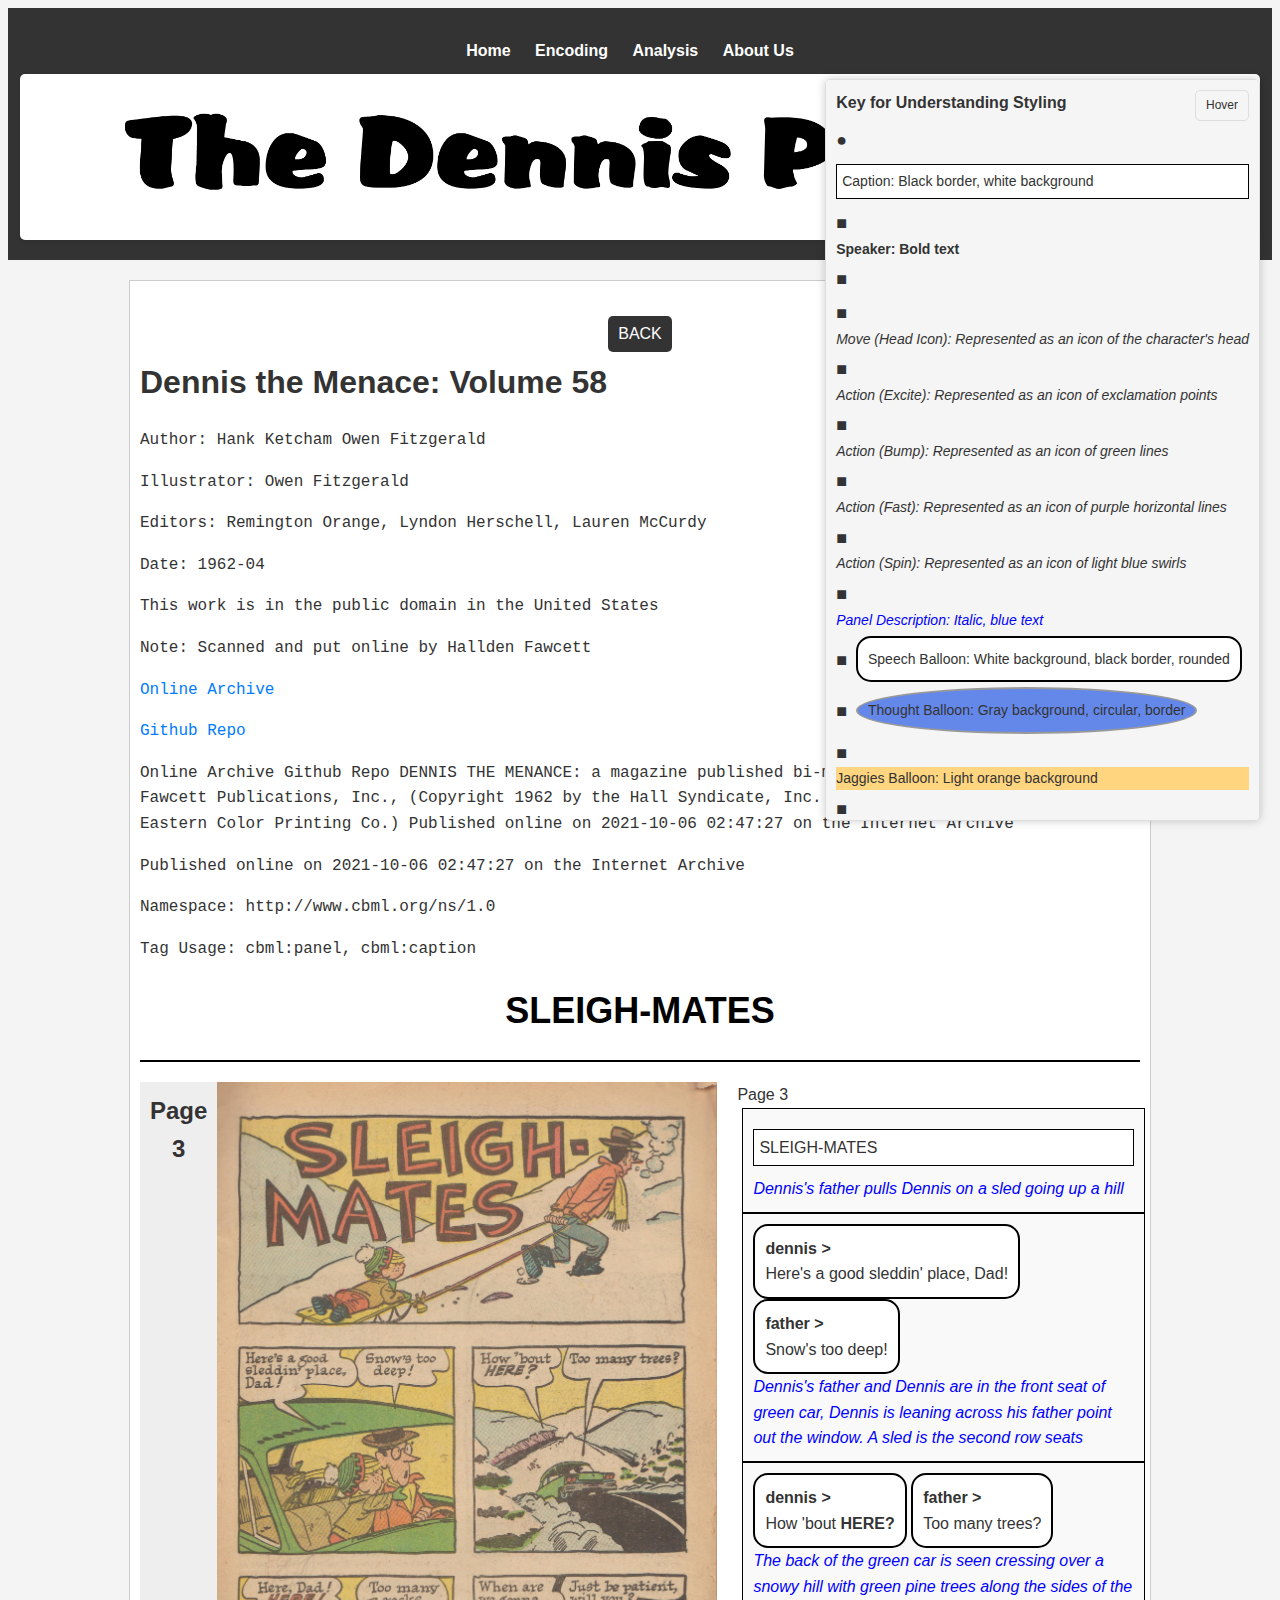
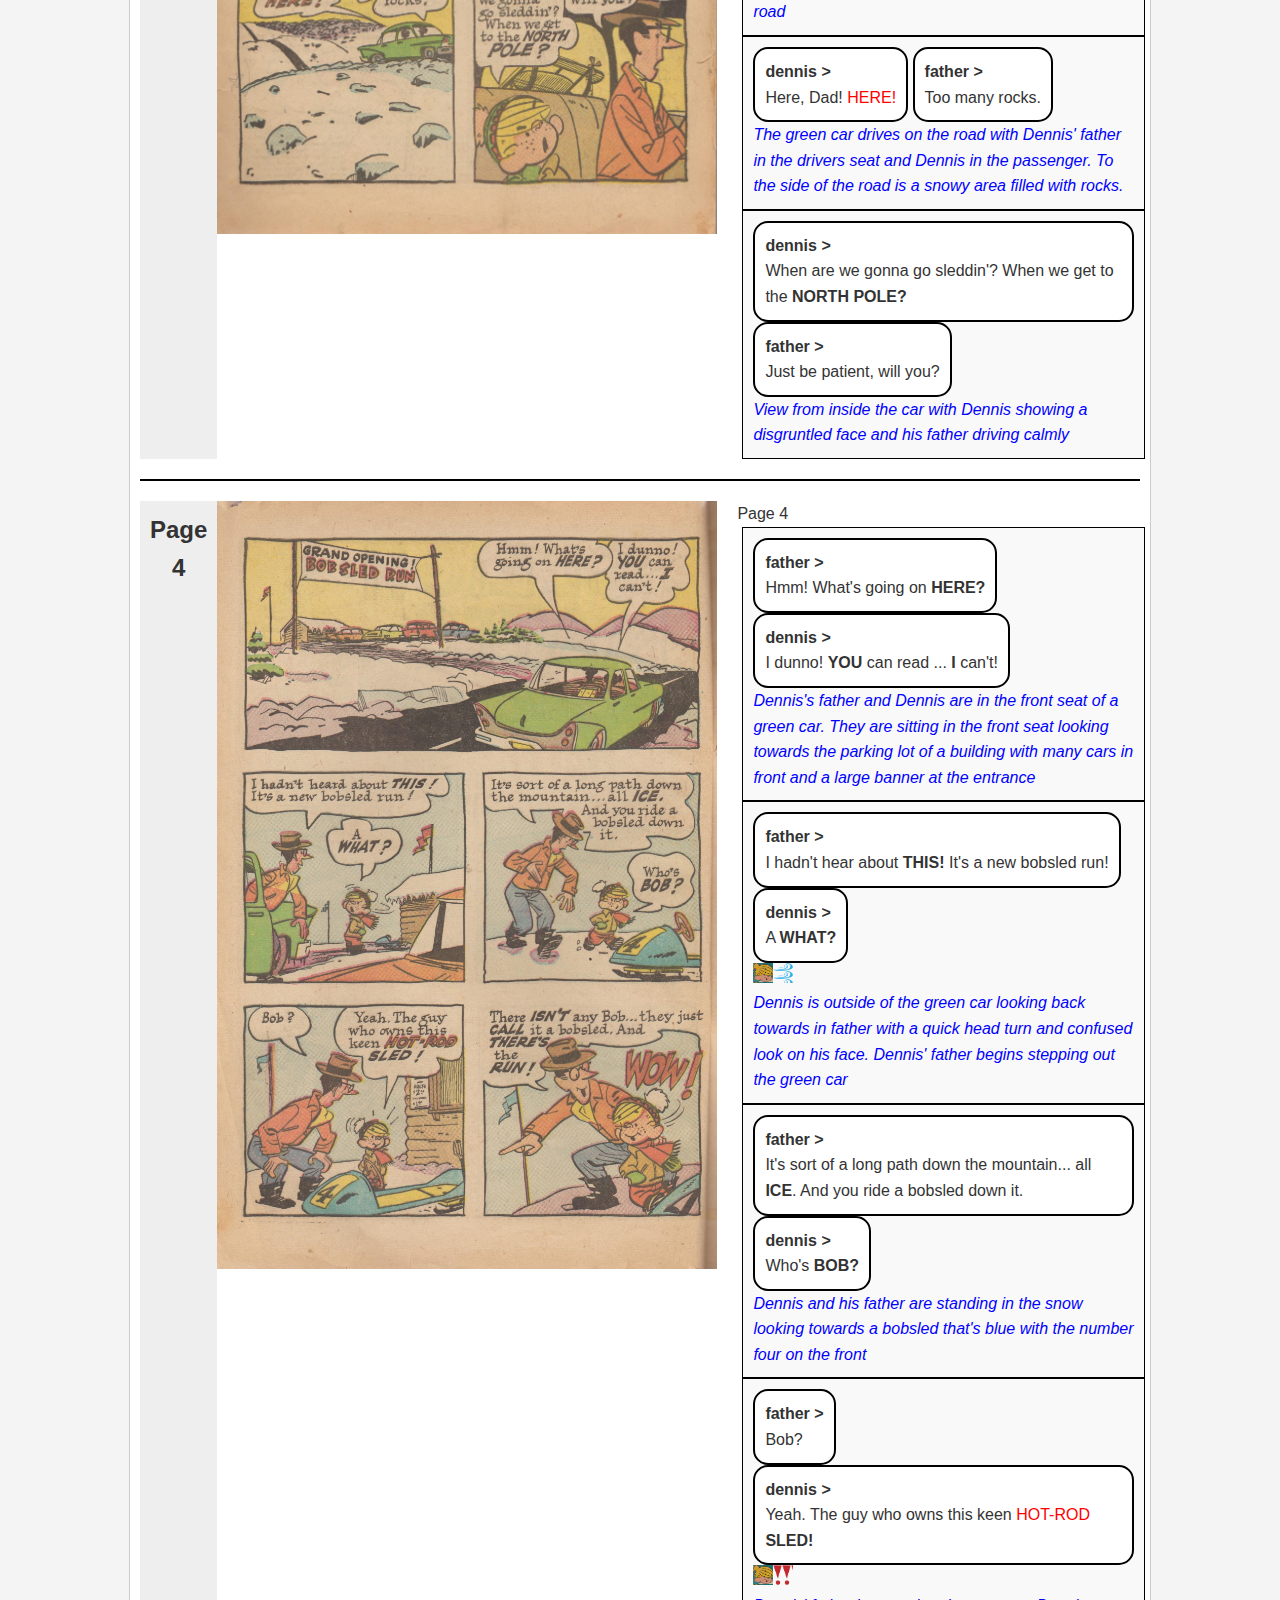
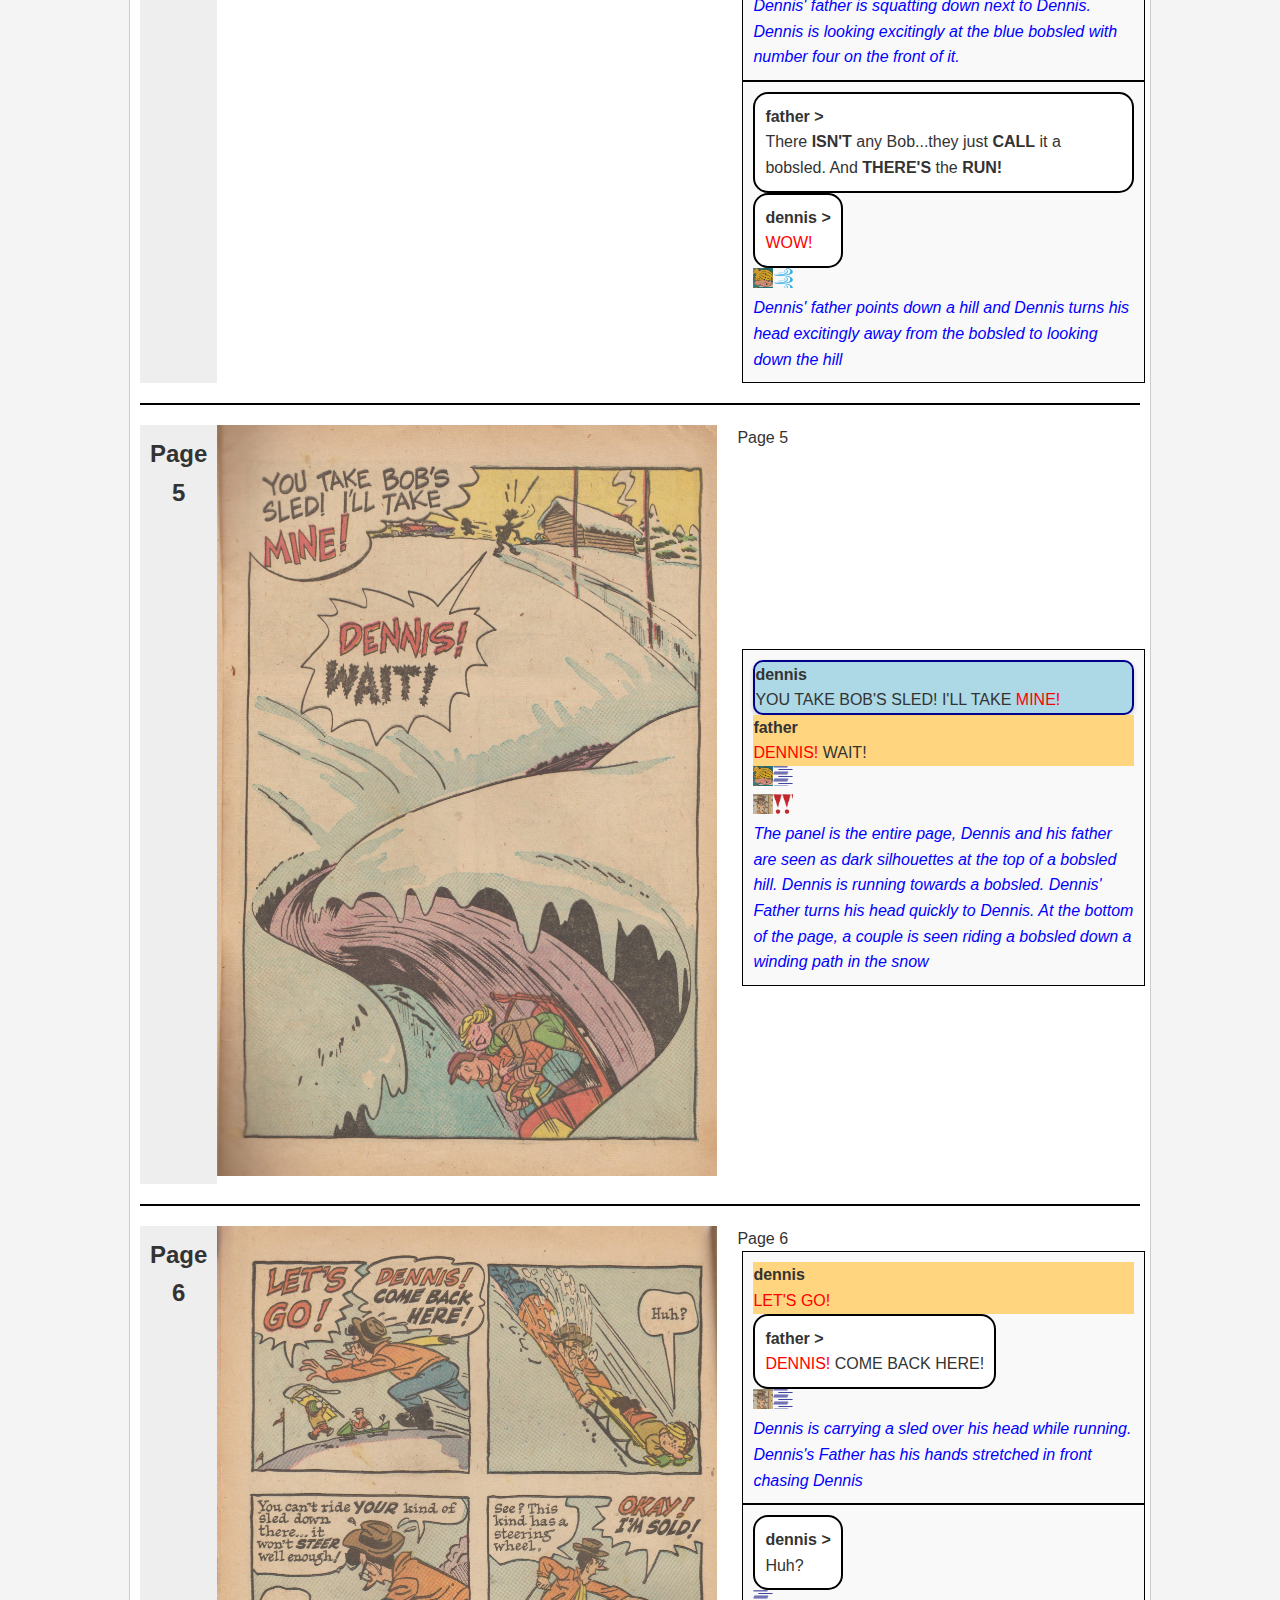
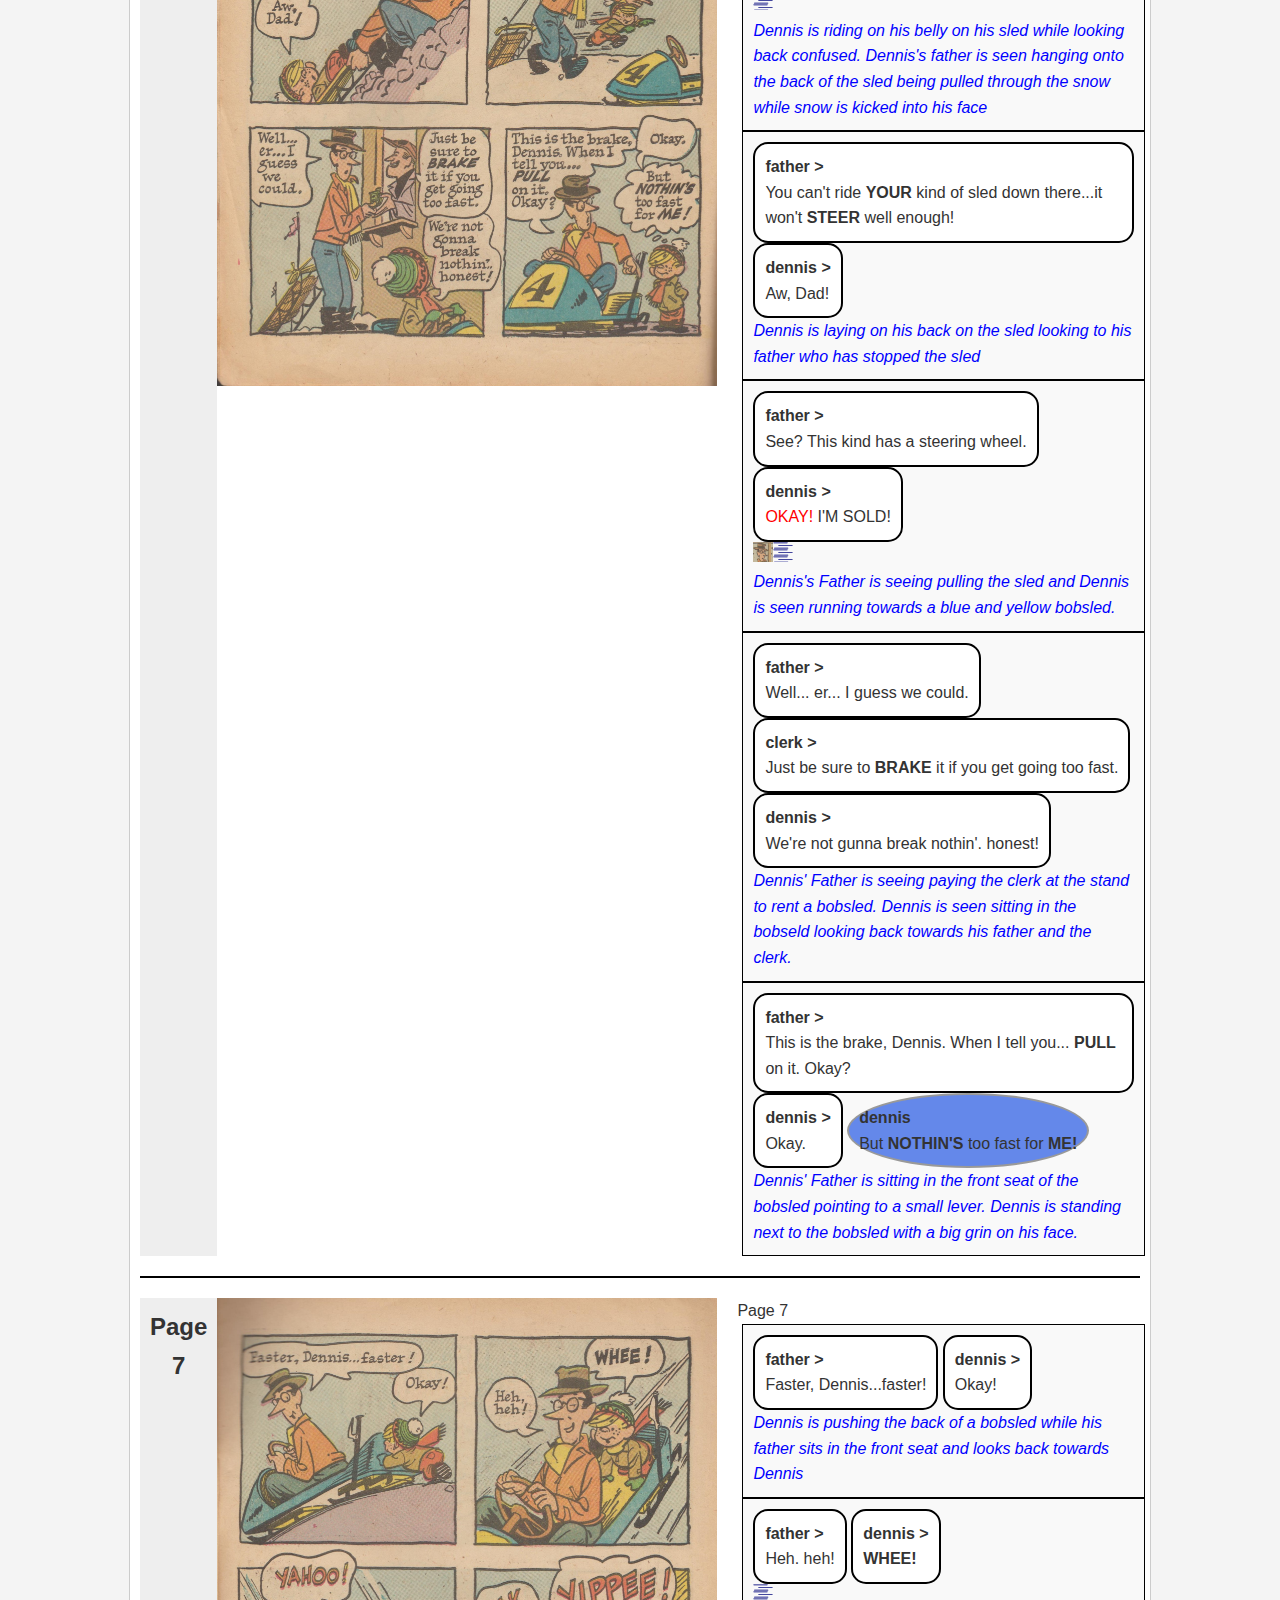
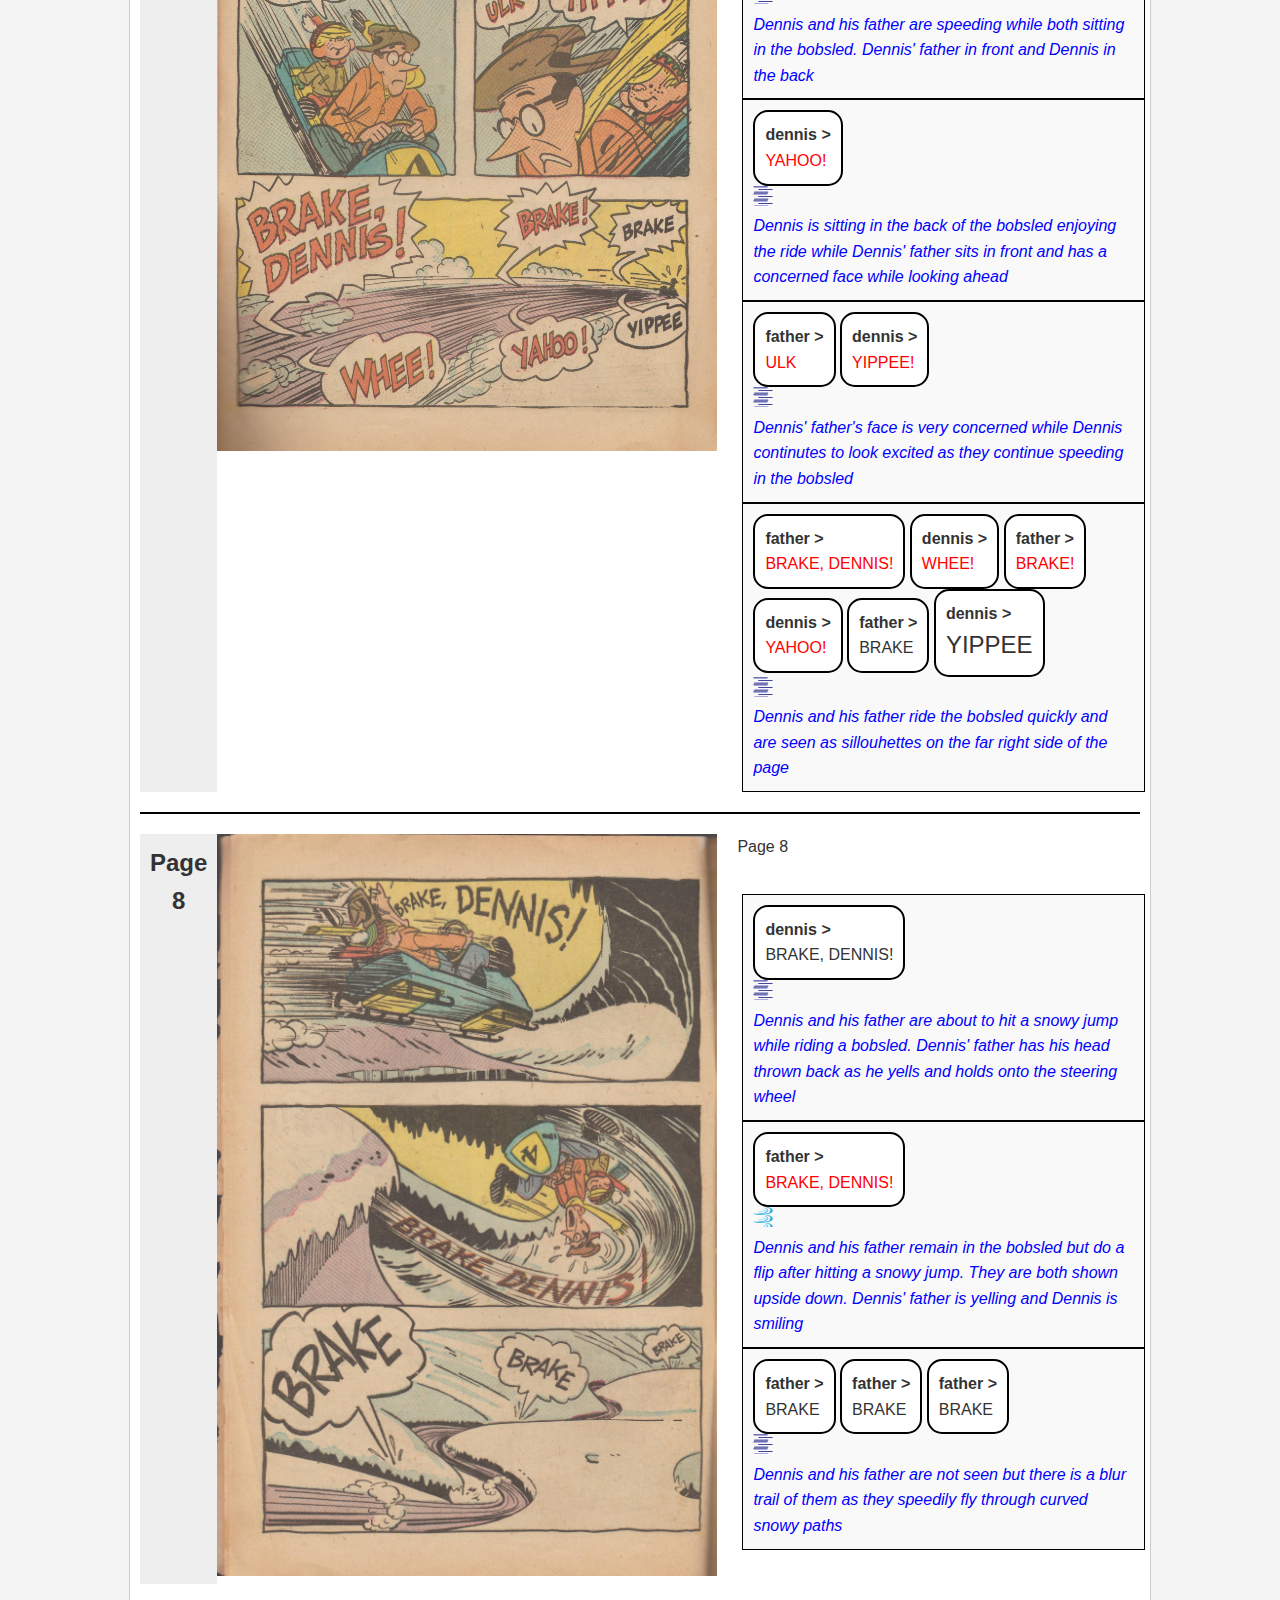
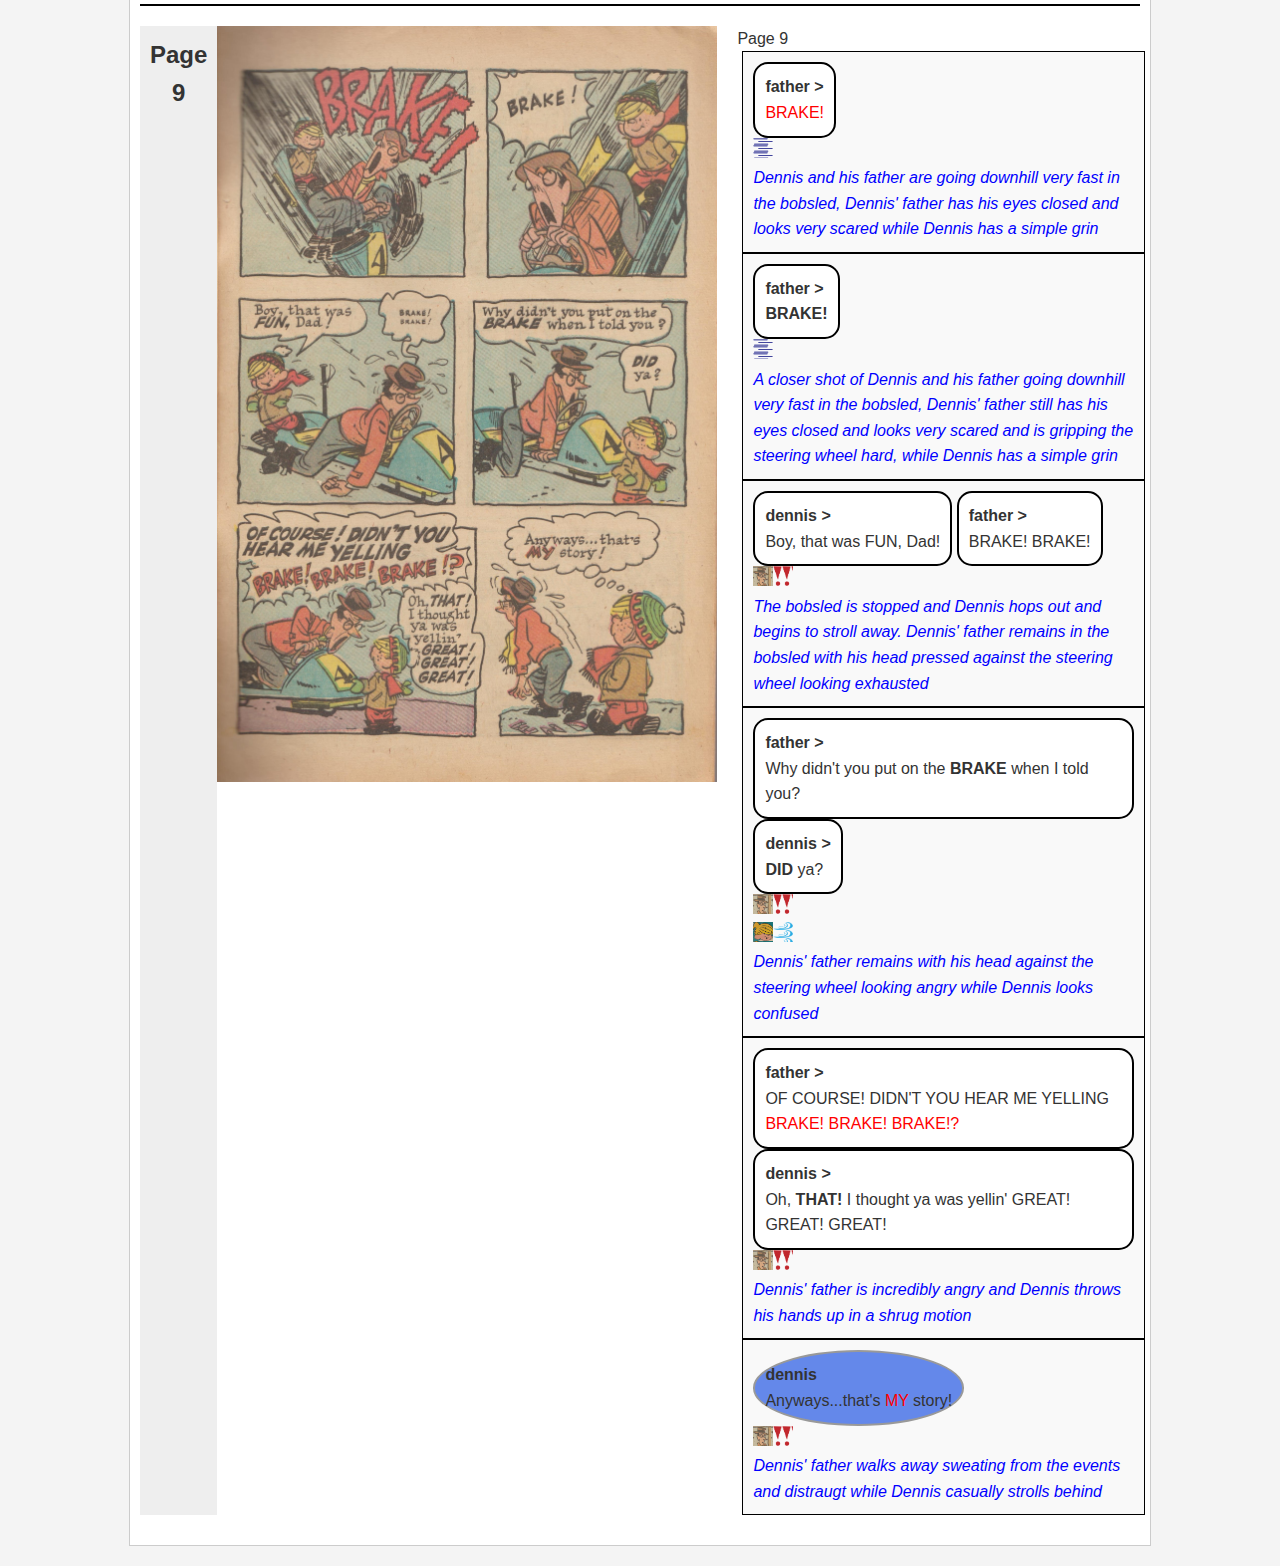
<file: docs/story1.html>
<!DOCTYPE html><html xmlns="http://www.w3.org/1999/xhtml" xmlns:cbml="http://www.cbml.org/ns/1.0">
   <head>
      <title>The Dennis Project: SLEIGH MATES</title>
      <link rel="stylesheet" type="text/css" href="XSLT_to_HTML.css"/>
      <link rel="icon" href="favicon.ico" type="image/x-icon"/>
      <link rel="shortcut icon" href="favicon.ico" type="image/x-icon"/>
      <link rel="stylesheet" type="text/css" href="style.css" />
      <meta charset="utf-8"/>
      <meta name="viewport" content="width=device-width, initial-scale=1"/>
      
      <style>        
        .button-container {
            text-align: center;
            margin-top: 20px;
        }

        .button {
            display: inline-block;
            background-color: #333;
            color: #fff;
            padding: 5px 10px;
            text-decoration: none;
            margin: 5px;
            border-radius: 5px;
        }

        .button:hover {
            background-color: #e01d26; 
        }</style>
      
      
   </head>
   <body>
      <header>
         <nav>
            <ul class="nav-links">
               <li><a href="home.html">Home</a></li>
               <li class="dropdown">
                  <a href="code.html">Encoding</a>
                  <ul class="dropdown-menu">
                     <li><a href="story1.html">Sleigh Mates</a></li>
                     <li><a href="story2.html">Nice Going</a></li>
                     <li><a href="story3.html">Grampa Story</a></li>
                     <li><a href="story4.html">Day by Day</a></li>
                     <li><a href="story5.html">All Washingtond Up</a></li>
                     <li><a href="story6.html">Dennis Ski Menace Ski</a></li>
                     <li><a href="story7.html">Geronimo</a></li>
                  </ul>
               </li>
               <li><a href="analysis.html">Analysis</a></li>
               <li><a href="about.html">About Us</a></li>
            </ul>
         </nav>
         
         <div class="container">
            <img src="images/Logo.png" alt="The Dennis Project Logo"></img>
         </div>
      </header>
      <!-- KEY -->
      <div class="scroll-key" id="scrollKey">
         <div class="key-content">
            <h2>Key for Understanding Styling</h2>
            <ul>
               <li><span class="key-symbol">&#9679;</span> <div class="caption caption-key">Caption: Black border, white background</div></li>
               <li><span class="key-symbol">&#9632;</span> <div class="speaker speaker-key">Speaker: Bold text</div></li>
               <li><span class="key-symbol">&#9632;</span> <div class="page-title page-title-key">Page Title (2nd of type): Hidden</div></li>
               <li><span class="key-symbol">&#9632;</span> <div class="move move-key">Move (Head Icon): Represented as an icon of the character's head</div></li>
               <li><span class="key-symbol">&#9632;</span> <div class="move move-key">Action (Excite): Represented as an icon of exclamation points</div></li>
               <li><span class="key-symbol">&#9632;</span> <div class="move move-key">Action (Bump): Represented as an icon of green lines</div></li>
               <li><span class="key-symbol">&#9632;</span> <div class="move move-key">Action (Fast): Represented as an icon of purple horizontal lines </div></li>
               <li><span class="key-symbol">&#9632;</span> <div class="move move-key">Action (Spin): Represented as an icon of light blue swirls</div></li>
               <li><span class="key-symbol">&#9632;</span> <div class="note note-key">Panel Description: Italic, blue text</div></li>
               <li><span class="key-symbol">&#9632;</span> <div class="speech-balloon speech-balloon-key">Speech Balloon: White background, black border, rounded</div></li>
               <li><span class="key-symbol">&#9632;</span> <div class="thought-balloon thought-balloon-key">Thought Balloon: Gray background, circular, border</div></li>
               <li><span class="key-symbol">&#9632;</span> <div class="jaggies-balloon jaggies-balloon-key">Jaggies Balloon: Light orange background</div></li>
               <li><span class="key-symbol">&#9632;</span> <div class="jaggies-balloon bubble-balloon-key">Bubble Balloon: </div></li>
               <li><span class="key-symbol">&#9632;</span> <div class="jaggies-balloon singing-balloon-key">Singing Balloon: </div></li>
               <li><span class="key-symbol">&#9632;</span> <div class="speaker speaker-key">Emphasis Bold: Bold text</div></li>
               <li><span class="key-symbol">&#9632;</span> <div class="speaker emph-large-key">Emphasis Large: 24 px size text</div></li>
               <li><span class="key-symbol">&#9632;</span> <div class="emph emph-red-key">Emphasis Red: Red text</div></li>
               <li><span class="key-symbol">&#9632;</span> <div class="emph emph-blue-key">Emphasis Blue: Blue text</div></li>
               <li><span class="key-symbol">&#9632;</span> <div class="emph emph-orange-key">Emphasis Orange: Orange text</div></li>
            </ul>
         </div>
         <div class="key-indicator">Hover</div>
      </div>
      <div class="comic">
         <div class="button-container">
            <a class="button" href="code.html">BACK</a>
         </div>
         <div class="tei-header">
            <div class="file-desc">
               <div class="title-stmt">
                  <h1>
                     Dennis the Menace: Volume 58 
                     </h1>
                  <p>
                     Author: Hank Ketcham Owen Fitzgerald</p>
                  <p>
                     Illustrator: Owen Fitzgerald</p>
                  <p>
                     Editors:
                     Remington Orange, Lyndon Herschell, Lauren McCurdy</p>
               </div>
               <div class="publication-stmt">
                  <p>
                     Date:  1962-04 </p>
                  <div class="availability">
                     <p>This work is in the public domain in the United States</p>
                  </div>
               </div>
               <div class="notes-stmt">
                  <p>
                     Note: Scanned and put online by Hallden Fawcett </p>
               </div>
               <div class="source-desc">
                  <p><a href="">Online Archive</a></p>
                  <p><a href="">Github Repo</a></p>
                  <p>Online Archive Github Repo DENNIS THE MENANCE: a magazine published bi-monthly by Hallden Division of Fawcett
                     Publications, Inc., (Copyright 1962 by the Hall Syndicate, Inc. Printed in the U.S.A.,
                     by the Eastern Color Printing Co.) Published online on 2021-10-06 02:47:27 on the Internet Archive</p>
                  <p>Published online on 2021-10-06 02:47:27 on the Internet Archive</p>
               </div>
            </div>
            <div class="encoding-desc">
               <div class="tags-decl">
                  <p>
                     Namespace: http://www.cbml.org/ns/1.0</p>
                  <p>
                     Tag Usage:
                     cbml:panel, cbml:caption</p>
               </div>
            </div>
         </div>
         
              
         
         
         
         <h1 class="story-title">SLEIGH-MATES</h1>   
         
         
         
         
         
         <div class="page">
            <div class="figure-head-box">
               <h2 class="figure-title">Page 3</h2>
            </div>
            <div class="page-image"><img src="images/pages/Dennis-58-03.jpeg" alt="Page 3" class="comic-image" width="500" height="auto"/></div>
            <div class="panel-container">   
               
               
               
               Page 3
               
               
               
               <div class="panel-group">
                  
                  
                  
                  <div class="panel">
                     <div class="panel-content">
                        <div class="caption"> 
                           SLEIGH-MATES
                           </div>
                        <div class="note"><em> Dennis's father pulls Dennis on a sled going up a hill   
                              </em></div>
                     </div>
                  </div>
                  
                  
                  <div class="panel">
                     <div class="panel-content">
                        <div class="speech-balloon">
                           <div class="speaker">dennis &gt;
                              </div> 
                           Here's a good sleddin' place, Dad!
                           </div>
                        <div class="speech-balloon">
                           <div class="speaker">father &gt;
                              </div>
                           Snow's too deep!                    
                           </div>
                        <div class="note"><em> Dennis's father and Dennis are in the front seat of green car, Dennis is leaning
                              across his father point out the window. A sled is the second row seats 
                              </em></div>
                     </div>
                  </div>
                  
                  
                  
                  <div class="panel">
                     <div class="panel-content">
                        <div class="speech-balloon">
                           <div class="speaker">dennis &gt;
                              </div>   
                           How 'bout <span class="emph-bold"> HERE? </span>         
                           </div>
                        <div class="speech-balloon">
                           <div class="speaker">father &gt;
                              </div>
                           Too many trees?
                           </div>
                        <div class="note"><em> The back of the green car is seen cressing over a snowy hill with green pine trees
                              along the sides of the road 
                              </em></div>
                     </div>
                  </div>
                  
                  
                  
                  
                  
                  <div class="panel">
                     <div class="panel-content">
                        <div class="speech-balloon">
                           <div class="speaker">dennis &gt;
                              </div>
                           Here, Dad! <span class="emph-red">HERE!</span>      
                           </div>
                        <div class="speech-balloon">
                           <div class="speaker">father &gt;
                              </div>
                           Too many rocks. 
                           </div>
                        <div class="note"><em> The green car drives on the road with Dennis' father in the drivers seat and Dennis
                              in the passenger. To the side of the road is a snowy area filled with rocks.  </em></div>
                     </div>
                  </div>
                  
                  
                  
                  
                  
                  <div class="panel">
                     <div class="panel-content">
                        <div class="speech-balloon">
                           <div class="speaker">dennis &gt;
                              </div> 
                           When are we gonna go sleddin'? When we get to the <span class="emph-bold">NORTH POLE?</span>
                           </div>
                        <div class="speech-balloon">
                           <div class="speaker">father &gt;
                              </div> 
                           Just be patient, will you?
                           </div>
                        <div class="note"><em> View from inside the car with Dennis showing a disgruntled face and his father driving
                              calmly
                              </em></div>
                     </div>
                  </div> 
                  
                  
                  </div>
                   
               </div>
         </div>
         
         
         
         <div class="page">
            <div class="figure-head-box">
               <h2 class="figure-title">Page 4</h2>
            </div>
            <div class="page-image"><img src="images/pages/Dennis-58-04.jpeg" alt="Page 4" class="comic-image" width="500" height="auto"/></div>
            <div class="panel-container">
               
               
               
               Page 4
               
               
               
               <div class="panel-group">
                  
                  
                  
                  <div class="panel">
                     <div class="panel-content">
                        <div class="speech-balloon">
                           <div class="speaker">father &gt;
                              </div> 
                           Hmm! What's going on <span class="emph-bold">HERE?</span>
                           </div>
                        <div class="speech-balloon">
                           <div class="speaker">dennis &gt;
                              </div>
                           I dunno! <span class="emph-bold">YOU</span> can read ... <span class="emph-bold">I</span> can't!                    
                           </div>
                        <div class="note"><em> Dennis's father and Dennis are in the front seat of a green car. They are sitting
                              in the front seat looking towards the parking lot of a building with many cars in
                              front and a large banner at the entrance
                              </em></div>
                     </div>
                  </div> 
                  
                  
                  
                  <div class="panel">
                     <div class="panel-content">
                        <div class="speech-balloon">
                           <div class="speaker">father &gt;
                              </div> 
                           I hadn't hear about <span class="emph-bold">THIS!</span> It's a new bobsled run!
                           </div>
                        <div class="speech-balloon">
                           <div class="speaker">dennis &gt;
                              </div>
                           A <span class="emph-bold">WHAT?</span>                  
                           </div>
                        <div class="move"><span class="character-icon dennis-icon"></span><span class="action-icon spin-icon"></span></div>
                        <div class="note"><em> Dennis is outside of the green car looking back towards in father with a quick head
                              turn and confused look on his face. Dennis' father begins stepping out the green car
                              </em></div>
                     </div>
                  </div>
                  
                  
                  
                  <div class="panel">
                     <div class="panel-content">
                        <div class="speech-balloon">
                           <div class="speaker">father &gt;
                              </div> 
                           It's sort of a long path down the mountain... all <span class="emph-bold">ICE</span>. And you ride a bobsled down it.
                           </div>
                        <div class="speech-balloon">
                           <div class="speaker">dennis &gt;
                              </div>
                           Who's <span class="emph-bold">BOB?</span>                  
                           </div>
                        <div class="note"><em> Dennis and his father are standing in the snow looking towards a bobsled that's blue
                              with the number four on the front
                              </em></div>
                     </div>
                  </div>
                  
                  
                  
                  <div class="panel">
                     <div class="panel-content">
                        <div class="speech-balloon">
                           <div class="speaker">father &gt;
                              </div> 
                           Bob?
                           </div>
                        <div class="speech-balloon">
                           <div class="speaker">dennis &gt;
                              </div>
                           Yeah. The guy who owns this keen <span class="emph-red">HOT-ROD</span> <span class="emph-bold">SLED!</span>                 
                           </div>
                        <div class="move"><span class="character-icon dennis-icon"></span><span class="action-icon excite-icon"></span></div>
                        <div class="note"><em> Dennis' father is squatting down next to Dennis. Dennis is looking excitingly at
                              the blue bobsled with number four on the front of it.
                              </em></div>
                     </div>
                  </div>
                  
                  
                  <div class="panel">
                     <div class="panel-content">
                        <div class="speech-balloon">
                           <div class="speaker">father &gt;
                              </div> 
                           There <span class="emph-bold">ISN'T</span> any Bob...they just <span class="emph-bold">CALL</span> it a bobsled. And <span class="emph-bold">THERE'S</span> the <span class="emph-bold">RUN!</span>
                           </div>
                        <div class="speech-balloon">
                           <div class="speaker">dennis &gt;
                              </div> 
                           <span class="emph-red">WOW!</span>
                           </div>
                        <div class="move"><span class="character-icon dennis-icon"></span><span class="action-icon spin-icon"></span></div>
                        <div class="note"><em> Dennis' father points down a hill and Dennis turns his head excitingly away from
                              the bobsled to looking down the hill
                              </em></div>
                     </div>
                  </div>
                  
                  
                  </div>
               </div>
         </div>
          
         
         
         
         <div class="page">
            <div class="figure-head-box">
               <h2 class="figure-title">Page 5</h2>
            </div>
            <div class="page-image"><img src="images/pages/Dennis-58-05.jpeg" alt="Page 5" class="comic-image" width="500" height="auto"/></div>
            <div class="panel-container">
               
               
               
               Page 5
               
               
               
               <div class="panel-group">
                  
                  
                  
                  <div class="panel">
                     <div class="panel-content">
                        <div class="bubble-balloon">
                           <div class="speaker">dennis</div>
                           YOU TAKE BOB'S SLED! I'LL TAKE <span class="emph-red">MINE!</span>              
                           </div>
                        <div class="jaggies-balloon">
                           <div class="speaker">father</div> 
                           <span class="emph-red">DENNIS!</span>  WAIT!
                           </div>
                        <div class="move"><span class="character-icon dennis-icon"></span><span class="action-icon fast-icon"></span></div>
                        <div class="move"><span class="character-icon father-icon"></span><span class="action-icon excite-icon"></span></div>
                        <div class="note"><em> The panel is the entire page, Dennis and his father are seen as dark silhouettes
                              at the top of a bobsled hill. Dennis is running towards a bobsled. Dennis' Father
                              turns his head quickly to Dennis. At the bottom of the page, a couple is seen riding
                              a bobsled down a winding path in the snow
                              </em></div>
                     </div>
                  </div> 
                  
                  </div>
               </div>
         </div>
         
         
         
         <div class="page">
            <div class="figure-head-box">
               <h2 class="figure-title">Page 6</h2>
            </div>
            <div class="page-image"><img src="images/pages/Dennis-58-06.jpeg" alt="Page 6" class="comic-image" width="500" height="auto"/></div>
            <div class="panel-container">
               
               
               
               Page 6
               
               
               
               <div class="panel-group">
                  
                  
                  <div class="panel">
                     <div class="panel-content">
                        <div class="jaggies-balloon">
                           <div class="speaker">dennis</div> 
                           <span class="emph-red">LET'S</span>  <span class="emph-red">GO!</span>
                           </div>
                        <div class="speech-balloon">
                           <div class="speaker">father &gt;
                              </div> 
                           <span class="emph-red">DENNIS!</span>  COME BACK  HERE!
                           </div>
                        <div class="move"><span class="character-icon father-icon"></span><span class="action-icon fast-icon"></span></div>
                        <div class="note"><em> Dennis is carrying a sled over his head while running. Dennis's Father has his hands
                              stretched in front chasing Dennis
                              </em></div>
                     </div>
                  </div> 
                  
                  
                  
                  <div class="panel">
                     <div class="panel-content">
                        <div class="speech-balloon">
                           <div class="speaker">dennis &gt;
                              </div> 
                           Huh?
                           </div>
                        <div class="move"><span class="action-icon fast-icon"></span></div>
                        <div class="note"><em> Dennis is riding on his belly on his sled while looking back confused. Dennis's father
                              is seen hanging onto the back of the sled being pulled through the snow while snow
                              is kicked into his face
                              </em></div>
                     </div>
                  </div> 
                  
                  
                  
                  <div class="panel">
                     <div class="panel-content">
                        <div class="speech-balloon">
                           <div class="speaker">father &gt;
                              </div> 
                           You can't ride <span class="emph-bold">YOUR</span> kind of  sled down  there...it  won't <span class="emph-bold">STEER</span> well enough!
                           </div>
                        <div class="speech-balloon">
                           <div class="speaker">dennis &gt;
                              </div> 
                           Aw,  Dad!
                           </div>
                        <div class="note"><em> Dennis is laying on his back on the sled looking to his father who has stopped the
                              sled
                              </em></div>
                     </div>
                  </div> 
                  
                  
                  <div class="panel">
                     <div class="panel-content">
                        <div class="speech-balloon">
                           <div class="speaker">father &gt;
                              </div> 
                           See? This  kind has a  steering wheel.
                           </div>
                        <div class="speech-balloon">
                           <div class="speaker">dennis &gt;
                              </div> 
                           <span class="emph-red">OKAY!</span>  I'M SOLD!
                           </div>
                        <div class="move"><span class="character-icon father-icon"></span><span class="action-icon fast-icon"></span></div>
                        <div class="note"><em> Dennis's Father is seeing pulling the sled and Dennis is seen running towards a blue
                              and yellow bobsled.
                              </em></div>
                     </div>
                  </div> 
                  
                  
                  
                  <div class="panel">
                     <div class="panel-content">
                        <div class="speech-balloon">
                           <div class="speaker">father &gt;
                              </div> 
                           Well... er... I guess we could. 
                           </div>
                        <div class="speech-balloon">
                           <div class="speaker">clerk &gt;
                              </div> 
                           Just be sure to <span class="emph-bold">BRAKE</span> it if you get going too fast.
                           </div>
                        <div class="speech-balloon">
                           <div class="speaker">dennis &gt;
                              </div> 
                           We're not gunna break nothin'. honest!
                           </div>
                        <div class="note"><em> Dennis' Father is seeing paying the clerk at the stand to rent a bobsled. Dennis
                              is seen sitting in the bobseld looking back towards his father and the clerk.
                              </em></div>
                     </div>
                  </div>
                  
                  
                  <div class="panel">
                     <div class="panel-content">
                        <div class="speech-balloon">
                           <div class="speaker">father &gt;
                              </div> 
                           This is the brake, Dennis. When I tell you... <span class="emph-bold">PULL</span> on it. Okay?
                           </div>
                        <div class="speech-balloon">
                           <div class="speaker">dennis &gt;
                              </div> 
                           Okay.
                           </div>
                        <div class="thought-balloon">
                           <div class="speaker">dennis</div> 
                           But <span class="emph-bold">NOTHIN'S</span> too fast for <span class="emph-bold">ME!</span>
                           </div>
                        <div class="note"><em> Dennis' Father is sitting in the front seat of the bobsled pointing to a small lever.
                              Dennis is standing next to the bobsled with a big grin on his face.
                              </em></div>
                     </div>
                  </div>
                  
                  
                  
                  
                  
                  </div>
               </div>
         </div>
         
         
         
         <div class="page">
            <div class="figure-head-box">
               <h2 class="figure-title">Page 7</h2>
            </div>
            <div class="page-image"><img src="images/pages/Dennis-58-07.jpeg" alt="Page 7" class="comic-image" width="500" height="auto"/></div>
            <div class="panel-container">   
               
               
               
               Page 7
               
               
               
               <div class="panel-group">
                  
                  
                  
                  
                  <div class="panel">
                     <div class="panel-content">
                        <div class="speech-balloon">
                           <div class="speaker">father &gt;
                              </div>  
                           Faster, Dennis...faster!
                           </div>
                        <div class="speech-balloon">
                           <div class="speaker">dennis &gt;
                              </div>
                           Okay!                   
                           </div>
                        <div class="note"><em> Dennis is pushing the back of a bobsled while his father sits in the front seat and
                              looks back towards Dennis
                              </em></div>
                     </div>
                  </div>
                  
                  
                  
                  <div class="panel">
                     <div class="panel-content">
                        <div class="speech-balloon">
                           <div class="speaker">father &gt;
                              </div>   
                           Heh. heh!             
                           </div>
                        <div class="speech-balloon">
                           <div class="speaker">dennis &gt;
                              </div>
                           <span class="emph-bold">WHEE!</span>
                           </div>
                        <div class="move"><span class="action-icon fast-icon"></span></div>
                        <div class="note"><em> Dennis and his father are speeding while both sitting in the bobsled. Dennis' father
                              in front and Dennis in the back 
                              </em></div>
                     </div>
                  </div>
                  
                  
                  
                  
                  
                  <div class="panel">
                     <div class="panel-content">
                        <div class="speech-balloon">
                           <div class="speaker">dennis &gt;
                              </div>
                           <span class="emph-red">YAHOO!</span>         
                           </div>
                        <div class="move"><span class="action-icon fast-icon"></span></div>
                        <div class="note"><em> Dennis is sitting in the back of the bobsled enjoying the ride while Dennis' father
                              sits in front and has a concerned face while looking ahead  </em></div>
                     </div>
                  </div>
                  
                  
                  
                  
                  
                  <div class="panel">
                     <div class="panel-content">
                        <div class="speech-balloon">
                           <div class="speaker">father &gt;
                              </div> 
                           <span class="emph-red">ULK</span>
                           </div>
                        <div class="speech-balloon">
                           <div class="speaker">dennis &gt;
                              </div> 
                           <span class="emph-red">YIPPEE!</span>
                           </div>
                        <div class="move"><span class="action-icon fast-icon"></span></div>
                        <div class="note"><em> Dennis' father's face is very concerned while Dennis continutes to look excited as
                              they continue speeding in the bobsled
                              </em></div>
                     </div>
                  </div> 
                  
                  
                  <div class="panel">
                     <div class="panel-content">
                        <div class="speech-balloon">
                           <div class="speaker">father &gt;
                              </div> 
                           <span class="emph-red">BRAKE, DENNIS!</span>
                           </div>
                        <div class="speech-balloon">
                           <div class="speaker">dennis &gt;
                              </div> 
                           <span class="emph-red">WHEE!</span>
                           </div>
                        <div class="speech-balloon">
                           <div class="speaker">father &gt;
                              </div> 
                           <span class="emph-red">BRAKE!</span>
                           </div>
                        <div class="speech-balloon">
                           <div class="speaker">dennis &gt;
                              </div> 
                           <span class="emph-red">YAHOO!</span>
                           </div>
                        <div class="speech-balloon">
                           <div class="speaker">father &gt;
                              </div> 
                           BRAKE
                           </div>
                        <div class="speech-balloon">
                           <div class="speaker">dennis &gt;
                              </div> 
                           <span class="emph-large">YIPPEE</span>
                           </div>
                        <div class="move"><span class="action-icon fast-icon"></span></div>
                        <div class="note"><em> Dennis and his father ride the bobsled quickly and are seen as sillouhettes on the
                              far right side of the page
                              </em></div>
                     </div>
                  </div> 
                  
                  
                  </div>
                   
               </div>
         </div>
         
         
         
         
         <div class="page">
            <div class="figure-head-box">
               <h2 class="figure-title">Page 8</h2>
            </div>
            <div class="page-image"><img src="images/pages/Dennis-58-08.jpeg" alt="Page 8" class="comic-image" width="500" height="auto"/></div>
            <div class="panel-container">   
               
               
               
               Page 8
               
               
               
               <div class="panel-group">
                  
                  
                  
                  <div class="panel">
                     <div class="panel-content">
                        <div class="speech-balloon">
                           <div class="speaker">dennis &gt;
                              </div>  
                           BRAKE, DENNIS!
                           </div>
                        <div class="move"><span class="action-icon fast-icon"></span></div>
                        <div class="note"><em> Dennis and his father are about to hit a snowy jump while riding a bobsled. Dennis'
                              father has his head thrown back as he yells and holds onto the steering wheel   
                              </em></div>
                     </div>
                  </div>
                  
                  
                  
                  <div class="panel">
                     <div class="panel-content">
                        <div class="speech-balloon">
                           <div class="speaker">father &gt;
                              </div>  
                           <span class="emph-red">BRAKE, DENNIS!</span>
                           </div>
                        <div class="move"><span class="action-icon spin-icon"></span></div>
                        <div class="note"><em> Dennis and his father remain in the bobsled but do a flip after hitting a snowy jump.
                              They are both shown upside down. Dennis' father is yelling and Dennis is smiling 
                              </em></div>
                     </div>
                  </div>
                  
                  
                  
                  <div class="panel">
                     <div class="panel-content">
                        <div class="speech-balloon">
                           <div class="speaker">father &gt;
                              </div>   
                           BRAKE               
                           </div>
                        <div class="speech-balloon">
                           <div class="speaker">father &gt;
                              </div>   
                           BRAKE               
                           </div>
                        <div class="speech-balloon">
                           <div class="speaker">father &gt;
                              </div>   
                           BRAKE               
                           </div>
                        <div class="move"><span class="action-icon fast-icon"></span></div>
                        <div class="note"><em> Dennis and his father are not seen but there is a blur trail of them as they speedily
                              fly through curved snowy paths 
                              </em></div>
                     </div>
                  </div>
                  </div>
               </div>
         </div>
         
         
         <div class="page">
            <div class="figure-head-box">
               <h2 class="figure-title">Page 9</h2>
            </div>
            <div class="page-image"><img src="images/pages/Dennis-58-09.jpeg" alt="Page 9" class="comic-image" width="500" height="auto"/></div>
            <div class="panel-container">   
               
               
               
               Page 9
               
               
               
               <div class="panel-group">
                  
                  
                  
                  <div class="panel">
                     <div class="panel-content">
                        <div class="speech-balloon">
                           <div class="speaker">father &gt;
                              </div>  
                           <span class="emph-red">BRAKE!</span>
                           </div>
                        <div class="move"><span class="action-icon fast-icon"></span></div>
                        <div class="note"><em> Dennis and his father are going downhill very fast in the bobsled, Dennis' father
                              has his eyes closed and looks very scared while Dennis has a simple grin 
                              </em></div>
                     </div>
                  </div>
                  
                  
                  
                  <div class="panel">
                     <div class="panel-content">
                        <div class="speech-balloon">
                           <div class="speaker">father &gt;
                              </div>  
                           <span class="emph-bold">BRAKE!</span>
                           </div>
                        <div class="move"><span class="action-icon fast-icon"></span></div>
                        <div class="note"><em> A closer shot of Dennis and his father  going downhill very fast in the bobsled,
                              Dennis' father still has his eyes closed and looks very scared and is gripping the
                              steering wheel hard, while Dennis has a simple grin
                              </em></div>
                     </div>
                  </div>
                  
                  
                  
                  <div class="panel">
                     <div class="panel-content">
                        <div class="speech-balloon">
                           <div class="speaker">dennis &gt;
                              </div>   
                           Boy, that was FUN, Dad!            
                           </div>
                        <div class="speech-balloon">
                           <div class="speaker">father &gt;
                              </div>   
                           BRAKE! BRAKE!           
                           </div>
                        <div class="move"><span class="character-icon father-icon"></span><span class="action-icon excite-icon"></span></div>
                        <div class="note"><em> The bobsled is stopped and Dennis hops out and begins to stroll away. Dennis' father
                              remains in the bobsled with his head pressed against the steering wheel looking exhausted
                              </em></div>
                     </div>
                  </div>
                  
                  
                  <div class="panel">
                     <div class="panel-content">
                        <div class="speech-balloon">
                           <div class="speaker">father &gt;
                              </div>   
                           Why didn't you put on the <span class="emph-bold">BRAKE</span> when I told you?            
                           </div>
                        <div class="speech-balloon">
                           <div class="speaker">dennis &gt;
                              </div>   
                           <span class="emph-bold">DID</span> ya?        
                           </div>
                        <div class="move"><span class="character-icon father-icon"></span><span class="action-icon excite-icon"></span></div>
                        <div class="move"><span class="character-icon dennis-icon"></span><span class="action-icon spin-icon"></span></div>
                        <div class="note"><em> Dennis' father remains with his head against the steering wheel looking angry while
                              Dennis looks confused
                              </em></div>
                     </div>
                  </div>
                  
                  
                  
                  <div class="panel">
                     <div class="panel-content">
                        <div class="speech-balloon">
                           <div class="speaker">father &gt;
                              </div>   
                           OF COURSE! DIDN'T YOU HEAR ME YELLING <span class="emph-red">BRAKE! BRAKE! BRAKE!?</span>          
                           </div>
                        <div class="speech-balloon">
                           <div class="speaker">dennis &gt;
                              </div>   
                           Oh, <span class="emph-bold">THAT!</span> I thought ya was yellin' GREAT! GREAT! GREAT!     
                           </div>
                        <div class="move"><span class="character-icon father-icon"></span><span class="action-icon excite-icon"></span></div>
                        <div class="note"><em> Dennis' father is incredibly angry and Dennis throws his hands up in a shrug motion
                              </em></div>
                     </div>
                  </div>
                  
                  
                  <div class="panel">
                     <div class="panel-content">
                        <div class="thought-balloon">
                           <div class="speaker">dennis</div>   
                           Anyways...that's <span class="emph-red">MY</span> story!          
                           </div>
                        <div class="move"><span class="character-icon father-icon"></span><span class="action-icon excite-icon"></span></div>
                        <div class="note"><em> Dennis' father walks away sweating from the events and distraugt while Dennis casually
                              strolls behind
                              </em></div>
                     </div>
                  </div>
                  
                  
                  
                  </div>
               </div>
         </div>
         
         
         
         
         </div>
      <script src="key.js"></script>
   </body>
</html>
</file>
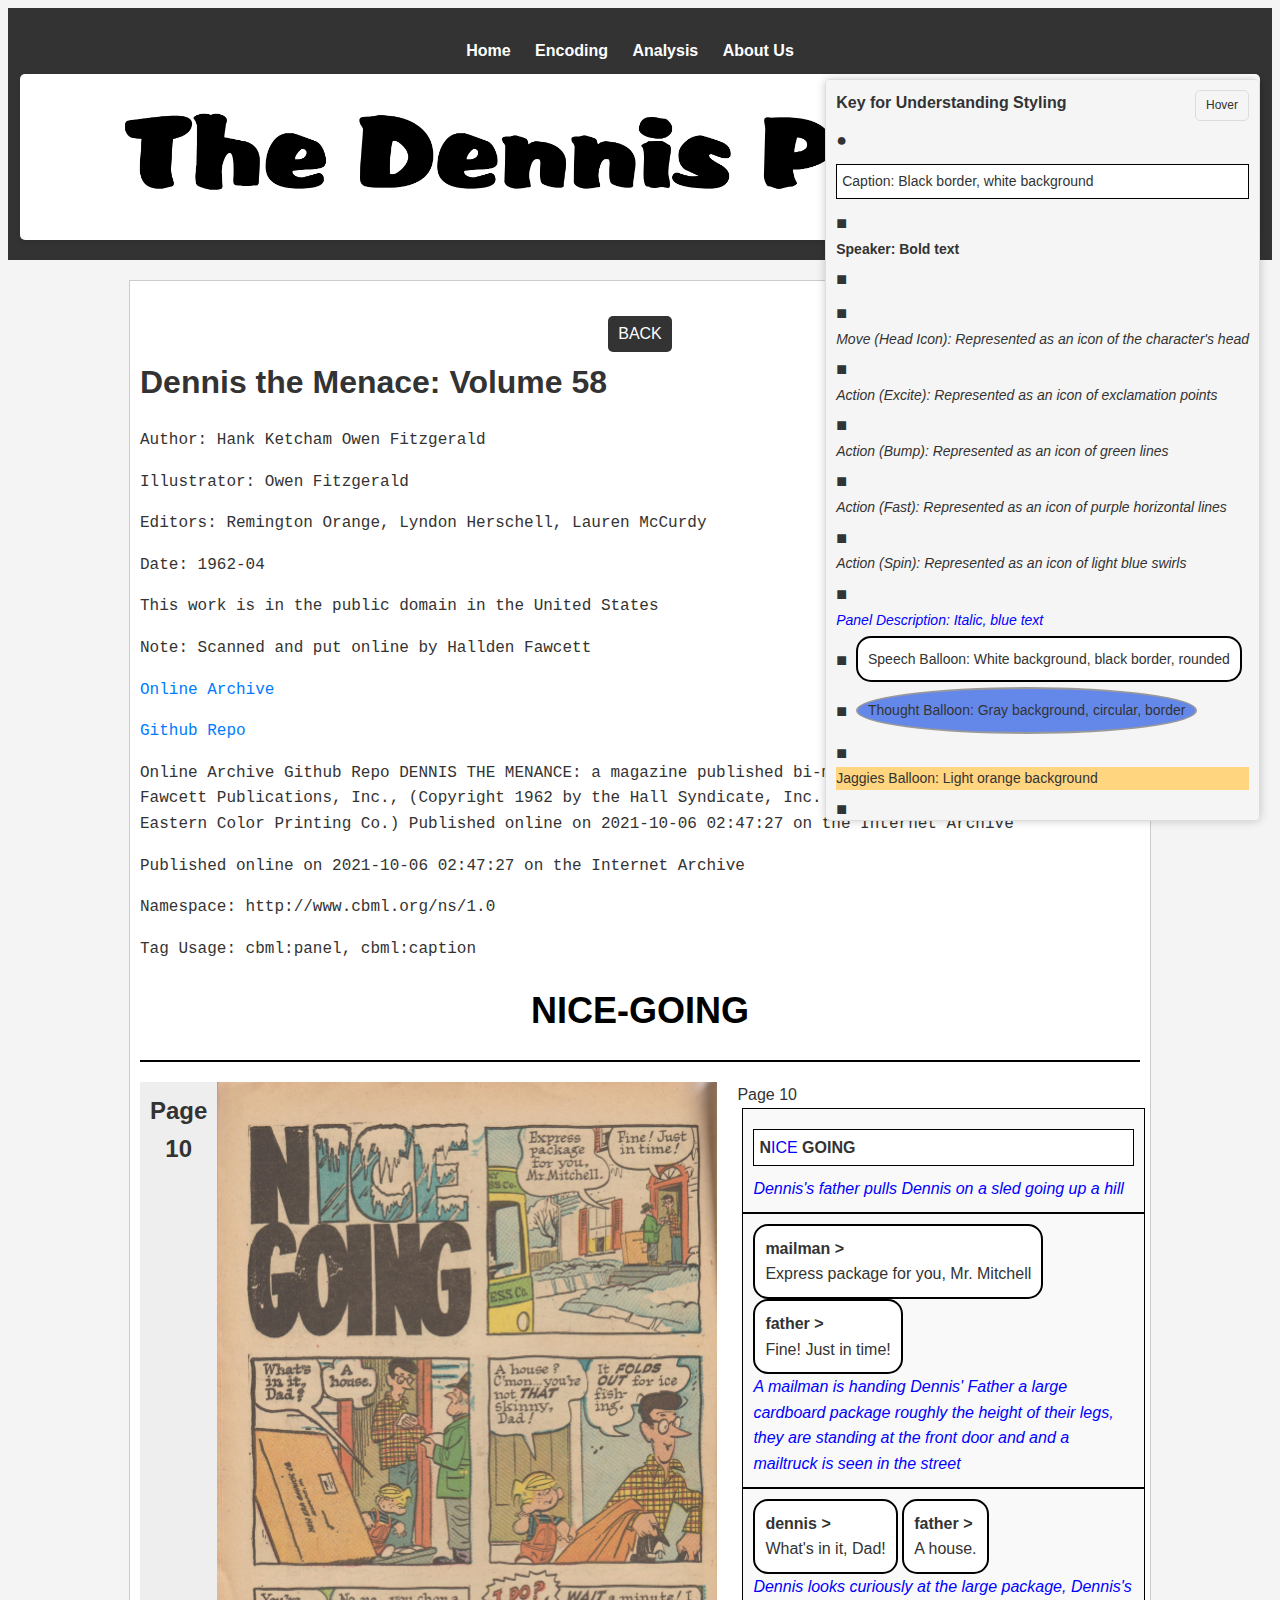
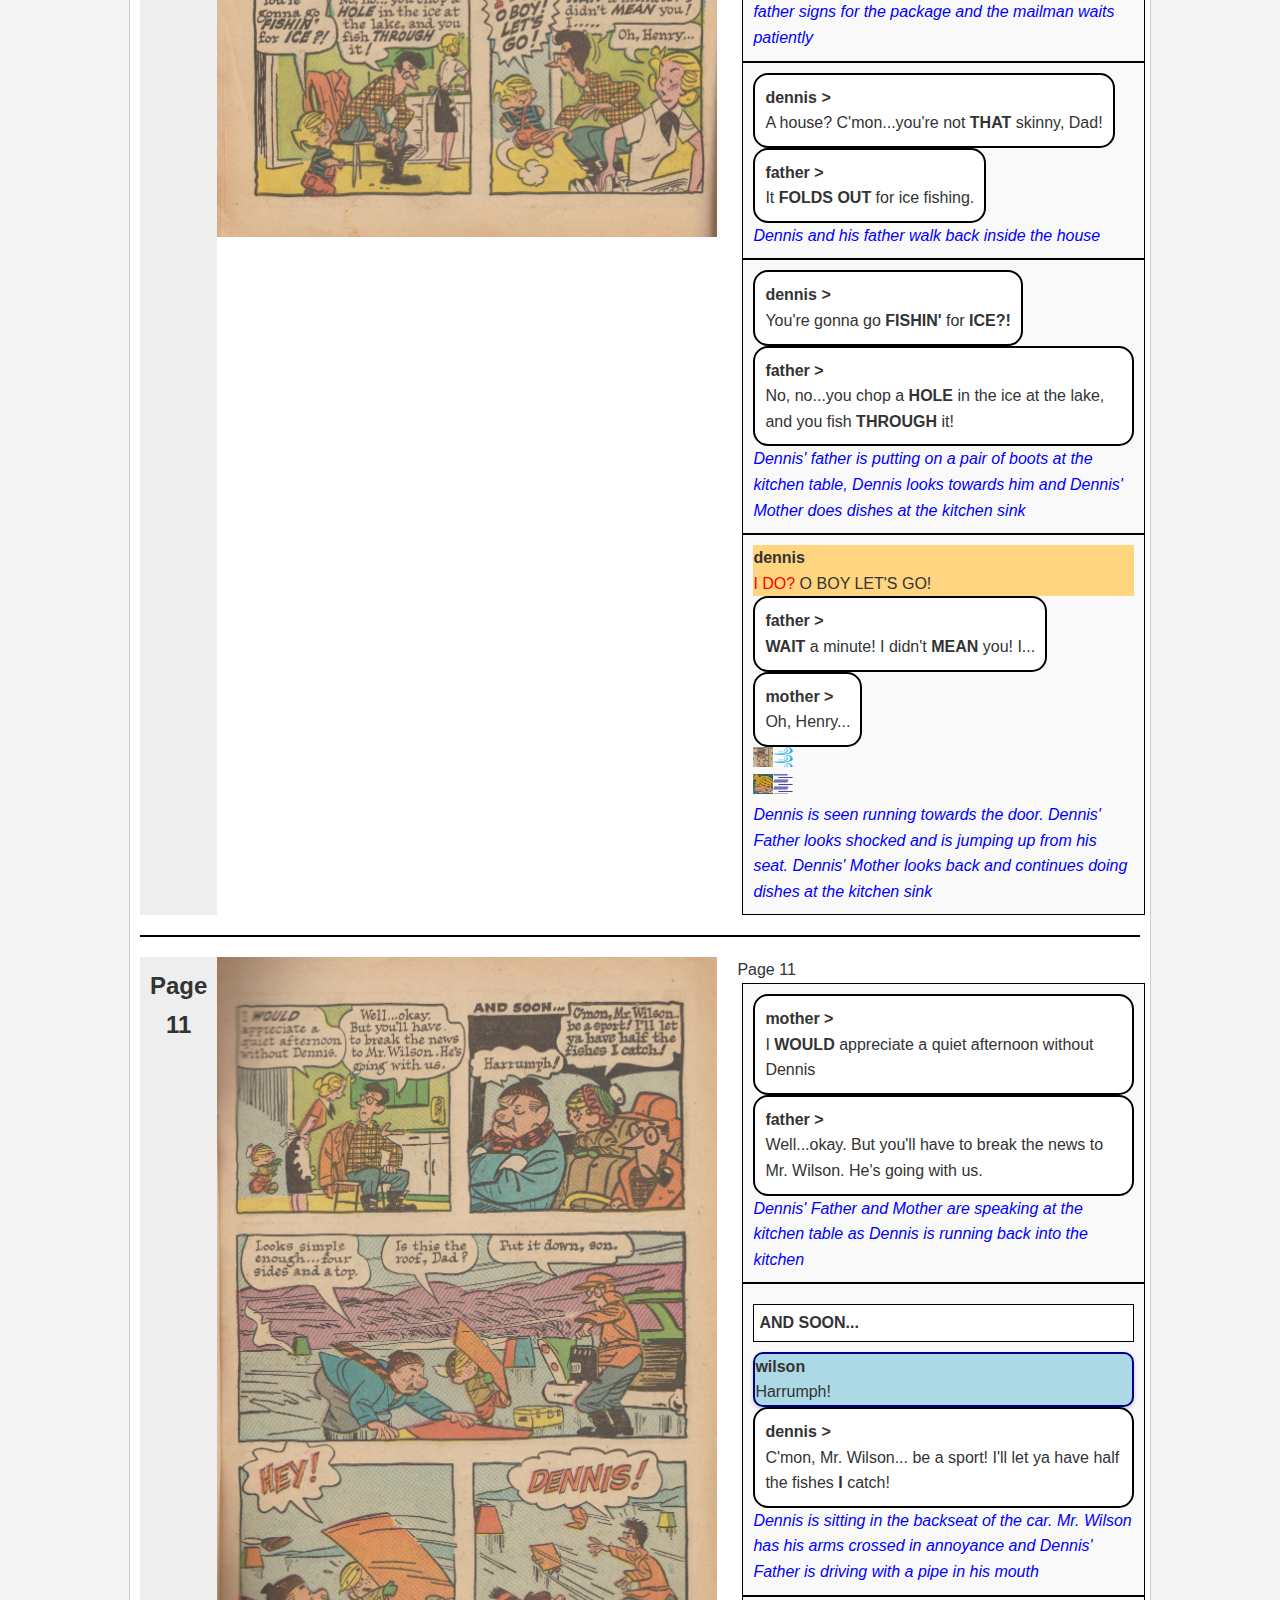
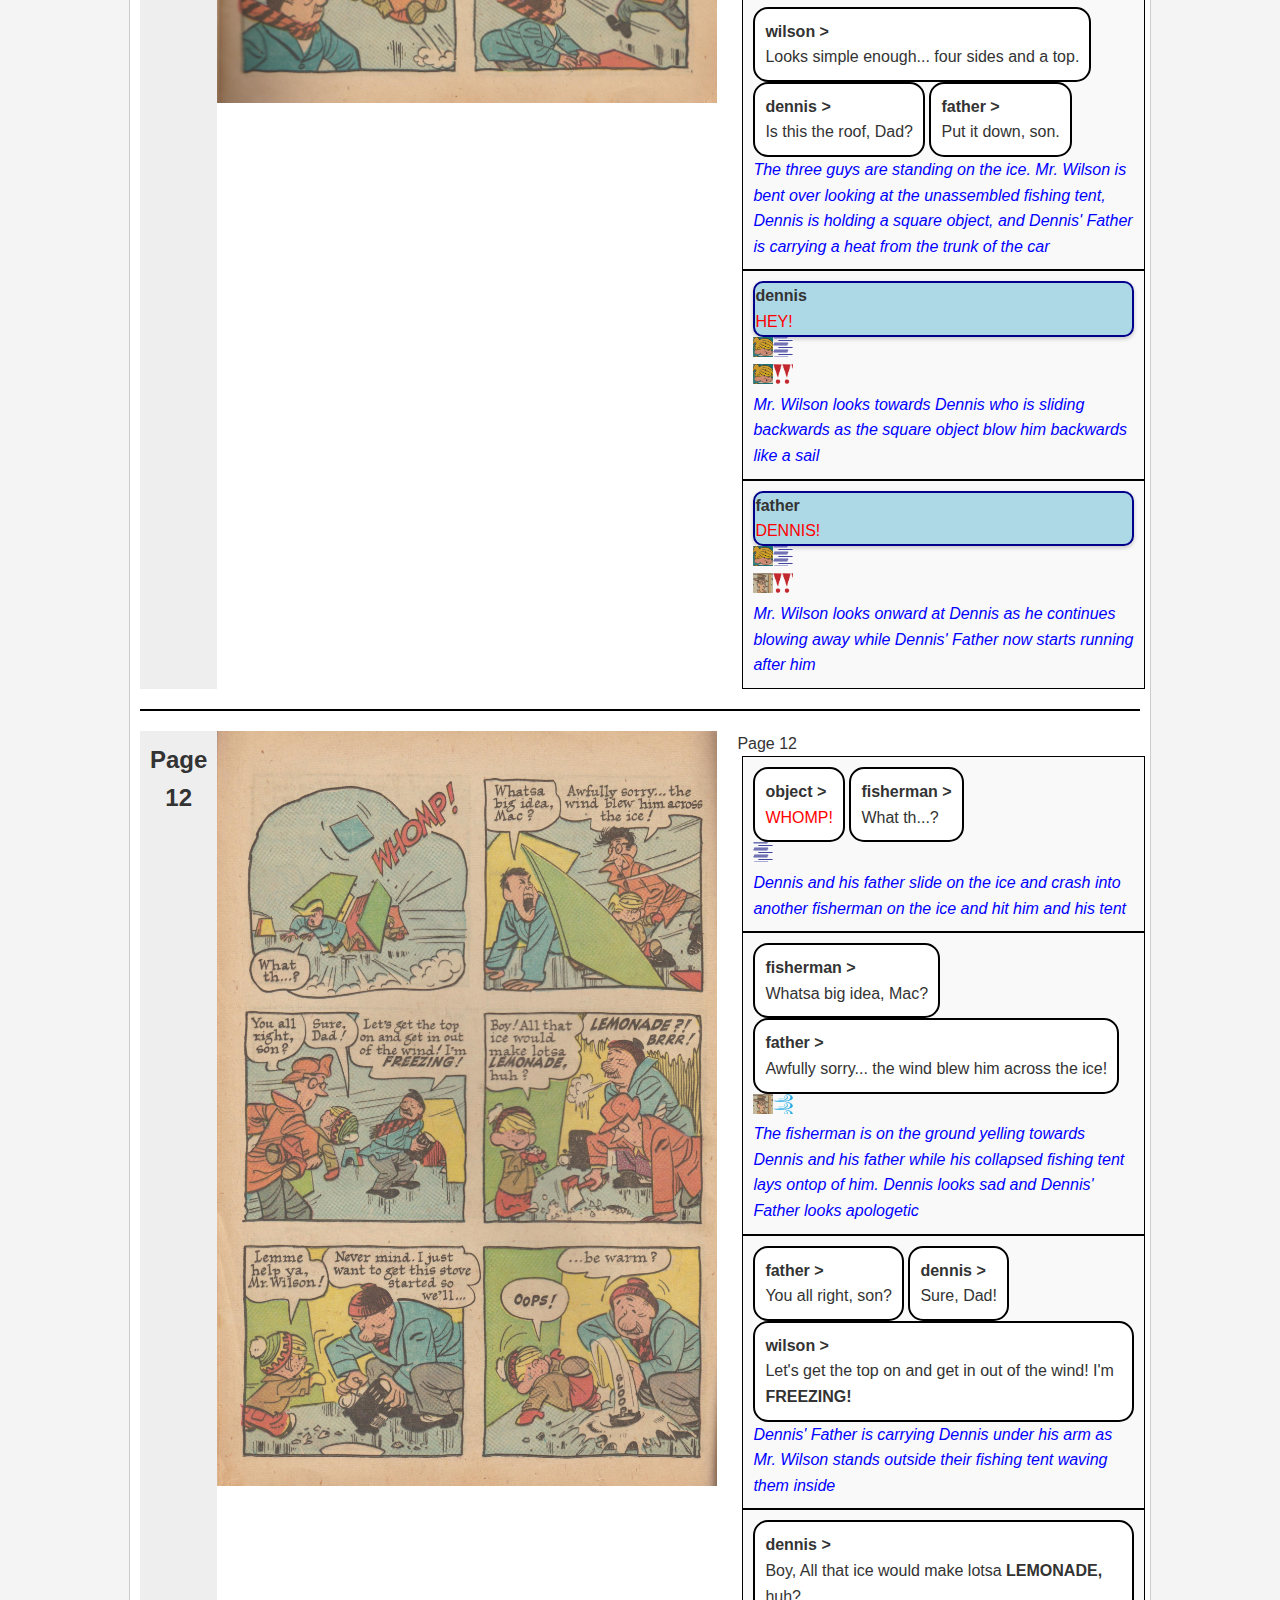
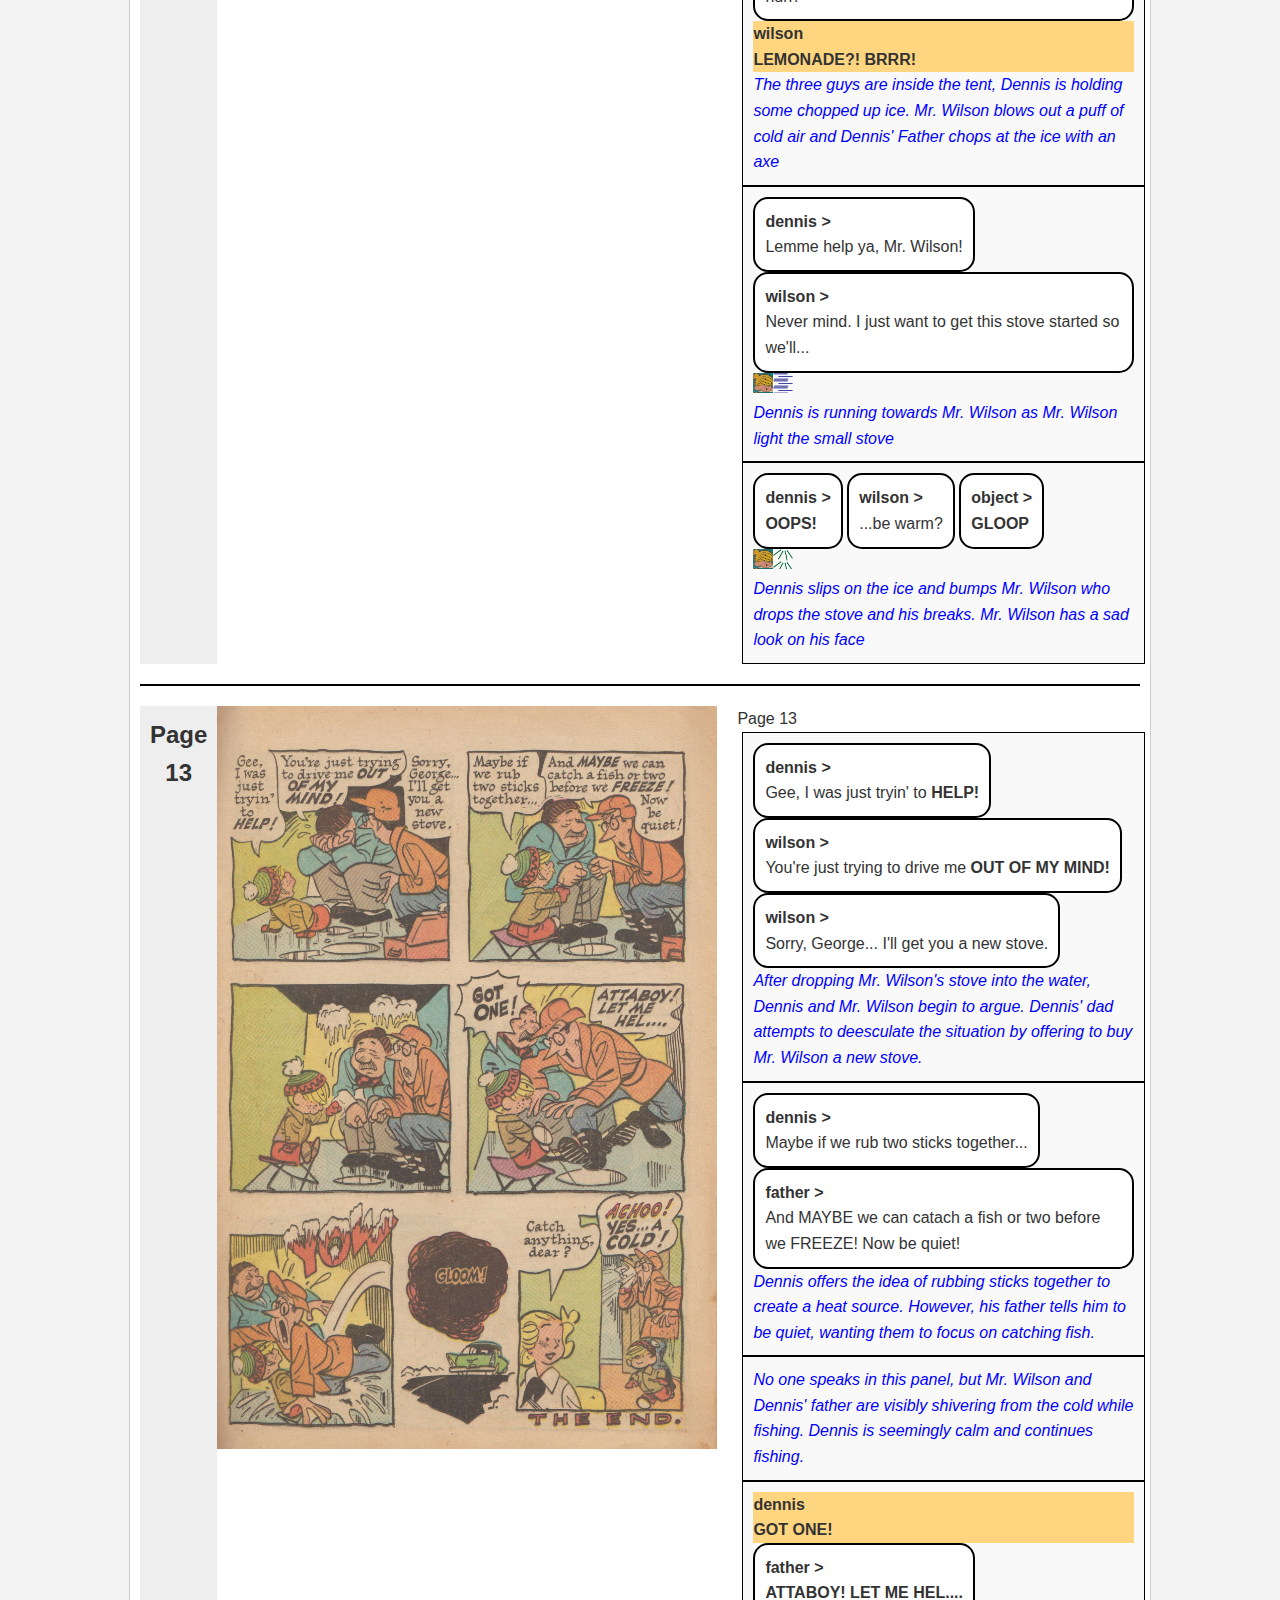
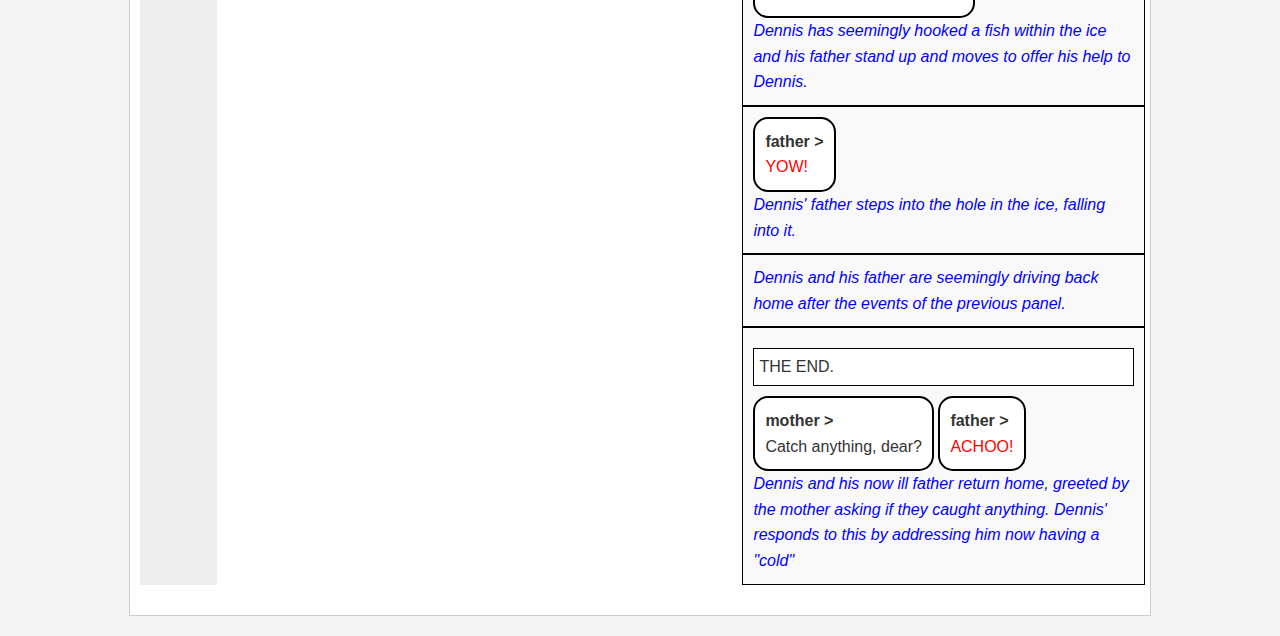
<file: docs/story2.html>
<!DOCTYPE html><html xmlns="http://www.w3.org/1999/xhtml" xmlns:cbml="http://www.cbml.org/ns/1.0">
   <head>
      <title>The Dennis Project: NICE GOING</title>
      <link rel="stylesheet" type="text/css" href="XSLT_to_HTML.css"/>
      <link rel="icon" href="favicon.ico" type="image/x-icon"/>
      <link rel="shortcut icon" href="favicon.ico" type="image/x-icon"/>
      <link rel="stylesheet" type="text/css" href="style.css" />
      <meta charset="utf-8"/>
      <meta name="viewport" content="width=device-width, initial-scale=1"/>
      
      <style>        
        .button-container {
            text-align: center;
            margin-top: 20px;
        }

        .button {
            display: inline-block;
            background-color: #333;
            color: #fff;
            padding: 5px 10px;
            text-decoration: none;
            margin: 5px;
            border-radius: 5px;
        }

        .button:hover {
            background-color: #e01d26; 
        }</style>
      
      
   </head>
   <body>
      <header>
         <nav>
            <ul class="nav-links">
               <li><a href="home.html">Home</a></li>
               <li class="dropdown">
                  <a href="code.html">Encoding</a>
                  <ul class="dropdown-menu">
                     <li><a href="story1.html">Sleigh Mates</a></li>
                     <li><a href="story2.html">Nice Going</a></li>
                     <li><a href="story3.html">Grampa Story</a></li>
                     <li><a href="story4.html">Day by Day</a></li>
                     <li><a href="story5.html">All Washingtond Up</a></li>
                     <li><a href="story6.html">Dennis Ski Menace Ski</a></li>
                     <li><a href="story7.html">Geronimo</a></li>
                  </ul>
               </li>
               <li><a href="analysis.html">Analysis</a></li>
               <li><a href="about.html">About Us</a></li>
            </ul>
         </nav>
         
         <div class="container">
            <img src="images/Logo.png" alt="The Dennis Project Logo"></img>
         </div>
      </header>
      <!-- KEY -->
      <div class="scroll-key" id="scrollKey">
         <div class="key-content">
            <h2>Key for Understanding Styling</h2>
            <ul>
               <li><span class="key-symbol">&#9679;</span> <div class="caption caption-key">Caption: Black border, white background</div></li>
               <li><span class="key-symbol">&#9632;</span> <div class="speaker speaker-key">Speaker: Bold text</div></li>
               <li><span class="key-symbol">&#9632;</span> <div class="page-title page-title-key">Page Title (2nd of type): Hidden</div></li>
               <li><span class="key-symbol">&#9632;</span> <div class="move move-key">Move (Head Icon): Represented as an icon of the character's head</div></li>
               <li><span class="key-symbol">&#9632;</span> <div class="move move-key">Action (Excite): Represented as an icon of exclamation points</div></li>
               <li><span class="key-symbol">&#9632;</span> <div class="move move-key">Action (Bump): Represented as an icon of green lines</div></li>
               <li><span class="key-symbol">&#9632;</span> <div class="move move-key">Action (Fast): Represented as an icon of purple horizontal lines </div></li>
               <li><span class="key-symbol">&#9632;</span> <div class="move move-key">Action (Spin): Represented as an icon of light blue swirls</div></li>
               <li><span class="key-symbol">&#9632;</span> <div class="note note-key">Panel Description: Italic, blue text</div></li>
               <li><span class="key-symbol">&#9632;</span> <div class="speech-balloon speech-balloon-key">Speech Balloon: White background, black border, rounded</div></li>
               <li><span class="key-symbol">&#9632;</span> <div class="thought-balloon thought-balloon-key">Thought Balloon: Gray background, circular, border</div></li>
               <li><span class="key-symbol">&#9632;</span> <div class="jaggies-balloon jaggies-balloon-key">Jaggies Balloon: Light orange background</div></li>
               <li><span class="key-symbol">&#9632;</span> <div class="jaggies-balloon bubble-balloon-key">Bubble Balloon: </div></li>
               <li><span class="key-symbol">&#9632;</span> <div class="jaggies-balloon singing-balloon-key">Singing Balloon: </div></li>
               <li><span class="key-symbol">&#9632;</span> <div class="speaker speaker-key">Emphasis Bold: Bold text</div></li>
               <li><span class="key-symbol">&#9632;</span> <div class="speaker emph-large-key">Emphasis Large: 24 px size text</div></li>
               <li><span class="key-symbol">&#9632;</span> <div class="emph emph-red-key">Emphasis Red: Red text</div></li>
               <li><span class="key-symbol">&#9632;</span> <div class="emph emph-blue-key">Emphasis Blue: Blue text</div></li>
               <li><span class="key-symbol">&#9632;</span> <div class="emph emph-orange-key">Emphasis Orange: Orange text</div></li>
            </ul>
         </div>
         <div class="key-indicator">Hover</div>
      </div>
      <div class="comic">
         <div class="button-container">
            <a class="button" href="code.html">BACK</a>
         </div>
         <div class="tei-header">
            <div class="file-desc">
               <div class="title-stmt">
                  <h1> Dennis the Menace: Volume 58 </h1>
                  <p>
                     Author: Hank Ketcham Owen Fitzgerald</p>
                  <p>
                     Illustrator: Owen Fitzgerald</p>
                  <p>
                     Editors:
                     Remington Orange, Lyndon Herschell, Lauren McCurdy</p>
               </div>
               <div class="publication-stmt">
                  <p>
                     Date:  1962-04 </p>
                  <div class="availability">
                     <p>This work is in the public domain in the United States</p>
                  </div>
               </div>
               <div class="notes-stmt">
                  <p>
                     Note: Scanned and put online by Hallden Fawcett </p>
               </div>
               <div class="source-desc">
                  <p><a href="">Online Archive</a></p>
                  <p><a href="">Github Repo</a></p>
                  <p>Online
                     Archive Github
                     Repo DENNIS THE MENANCE: a magazine published bi-monthly by Hallden Division of
                     Fawcett Publications, Inc., (Copyright 1962 by the Hall Syndicate, Inc. Printed
                     in the U.S.A., by the Eastern Color Printing Co.) Published online on 2021-10-06 02:47:27 on the Internet Archive</p>
                  <p>Published online on 2021-10-06 02:47:27 on the Internet Archive</p>
               </div>
            </div>
            <div class="encoding-desc">
               <div class="tags-decl">
                  <p>
                     Namespace: http://www.cbml.org/ns/1.0</p>
                  <p>
                     Tag Usage:
                     cbml:panel, cbml:caption</p>
               </div>
            </div>
         </div>
         
         
         
         
         
         <h1 class="story-title">NICE-GOING</h1>
         
         
         
         <div class="page">
            <div class="figure-head-box">
               <h2 class="figure-title">Page 10</h2>
            </div>
            <div class="page-image"><img src="images/pages/Dennis-58-10.jpeg" alt="Page 10" class="comic-image" width="500" height="auto"/></div>
            <div class="panel-container">
               
               
               
               Page 10
               
               
               
               
               <div class="panel-group">
                  
                  
                  
                  <div class="panel">
                     <div class="panel-content">
                        <div class="caption">
                           <span class="emph-bold">N</span><span class="emph-blue">ICE</span>
                           <span class="emph-bold">GOING</span>
                           </div>
                        <div class="note"><em> Dennis's father pulls Dennis on a sled going up a
                              hill </em></div>
                     </div>
                  </div>
                  
                  
                  <div class="panel">
                     <div class="panel-content">
                        <div class="speech-balloon">
                           <div class="speaker">mailman &gt;
                              </div> Express package for you, Mr.
                           Mitchell </div>
                        <div class="speech-balloon">
                           <div class="speaker">father &gt;
                              </div> Fine! Just in time! </div>
                        <div class="note"><em> A mailman is handing Dennis' Father a large
                              cardboard package roughly the height of their legs, they are standing at
                              the front door and and a mailtruck is seen in the street </em></div>
                     </div>
                  </div>
                  
                  
                  <div class="panel">
                     <div class="panel-content">
                        <div class="speech-balloon">
                           <div class="speaker">dennis &gt;
                              </div> What's in it, Dad! </div>
                        <div class="speech-balloon">
                           <div class="speaker">father &gt;
                              </div> A house. </div>
                        <div class="note"><em> Dennis looks curiously at the large package,
                              Dennis's father signs for the package and the mailman waits patiently
                              </em></div>
                     </div>
                  </div>
                  
                  
                  <div class="panel">
                     <div class="panel-content">
                        <div class="speech-balloon">
                           <div class="speaker">dennis &gt;
                              </div> A house? C'mon...you're not <span class="emph-bold">THAT</span> skinny, Dad! </div>
                        <div class="speech-balloon">
                           <div class="speaker">father &gt;
                              </div> It <span class="emph-bold">FOLDS
                              OUT</span> for ice fishing. </div>
                        <div class="note"><em> Dennis and his father walk back inside the house
                              </em></div>
                     </div>
                  </div>
                  
                  
                  
                  <div class="panel">
                     <div class="panel-content">
                        <div class="speech-balloon">
                           <div class="speaker">dennis &gt;
                              </div> You're gonna go <span class="emph-bold">FISHIN'</span> for <span class="emph-bold">ICE?!</span>
                           </div>
                        <div class="speech-balloon">
                           <div class="speaker">father &gt;
                              </div> No, no...you chop a <span class="emph-bold">HOLE</span> in the ice at the lake, and you fish
                           <span class="emph-bold">THROUGH</span> it! </div>
                        <div class="note"><em> Dennis' father is putting on a pair of boots at the
                              kitchen table, Dennis looks towards him and Dennis' Mother does dishes
                              at the kitchen sink </em></div>
                     </div>
                  </div>
                  
                  
                  <div class="panel">
                     <div class="panel-content">
                        <div class="jaggies-balloon">
                           <div class="speaker">dennis</div>
                           <span class="emph-red">I DO?</span>
                           O BOY LET'S GO!
                           </div>
                        <div class="speech-balloon">
                           <div class="speaker">father &gt;
                              </div>
                           <span class="emph-bold">WAIT</span> a minute! I didn't <span class="emph-bold">MEAN</span> you! I... </div>
                        <div class="speech-balloon">
                           <div class="speaker">mother &gt;
                              </div> Oh, Henry... </div>
                        <div class="move"><span class="character-icon father-icon"></span><span class="action-icon spin-icon"></span></div>
                        <div class="move"><span class="character-icon dennis-icon"></span><span class="action-icon fast-icon"></span></div>
                        <div class="note"><em> Dennis is seen running towards the door. Dennis'
                              Father looks shocked and is jumping up from his seat. Dennis' Mother
                              looks back and continues doing dishes at the kitchen sink </em></div>
                     </div>
                  </div>
                  
                  </div>
               </div>
         </div>
         
         
         
         <div class="page">
            <div class="figure-head-box">
               <h2 class="figure-title">Page 11</h2>
            </div>
            <div class="page-image"><img src="images/pages/Dennis-58-11.jpeg" alt="Page 11" class="comic-image" width="500" height="auto"/></div>
            <div class="panel-container">
               
               
               
               Page 11
               
               
               
               <div class="panel-group">
                  
                  
                  
                  <div class="panel">
                     <div class="panel-content">
                        <div class="speech-balloon">
                           <div class="speaker">mother &gt;
                              </div> I <span class="emph-bold">WOULD</span> appreciate a quiet afternoon without Dennis </div>
                        <div class="speech-balloon">
                           <div class="speaker">father &gt;
                              </div> Well...okay. But you'll have to
                           break the news to Mr. Wilson. He's going with us. </div>
                        <div class="note"><em> Dennis' Father and Mother are speaking at the
                              kitchen table as Dennis is running back into the kitchen </em></div>
                     </div>
                  </div>
                  
                  
                  <div class="panel">
                     <div class="panel-content">
                        <div class="caption">
                           <span class="emph-bold">AND SOON...</span>
                           </div>
                        <div class="bubble-balloon">
                           <div class="speaker">wilson</div> Harrumph! </div>
                        <div class="speech-balloon">
                           <div class="speaker">dennis &gt;
                              </div> C'mon, Mr. Wilson... be a sport!
                           I'll let ya have half the fishes <span class="emph-bold">I</span> catch! </div>
                        <div class="note"><em> Dennis is sitting in the backseat of the car. Mr.
                              Wilson has his arms crossed in annoyance and Dennis' Father is driving
                              with a pipe in his mouth </em></div>
                     </div>
                  </div>
                  
                  
                  <div class="panel">
                     <div class="panel-content">
                        <div class="speech-balloon">
                           <div class="speaker">wilson &gt;
                              </div> Looks simple enough... four sides
                           and a top. </div>
                        <div class="speech-balloon">
                           <div class="speaker">dennis &gt;
                              </div> Is this the roof, Dad? </div>
                        <div class="speech-balloon">
                           <div class="speaker">father &gt;
                              </div> Put it down, son. </div>
                        <div class="note"><em> The three guys are standing on the ice. Mr. Wilson
                              is bent over looking at the unassembled fishing tent, Dennis is holding
                              a square object, and Dennis' Father is carrying a heat from the trunk of
                              the car </em></div>
                     </div>
                  </div>
                  
                  
                  <div class="panel">
                     <div class="panel-content">
                        <div class="bubble-balloon">
                           <div class="speaker">dennis</div>
                           <span class="emph-red">HEY!</span>
                           </div>
                        <div class="move"><span class="character-icon dennis-icon"></span><span class="action-icon fast-icon"></span></div>
                        <div class="move"><span class="character-icon dennis-icon"></span><span class="action-icon excite-icon"></span></div>
                        <div class="note"><em> Mr. Wilson looks towards Dennis who is sliding
                              backwards as the square object blow him backwards like a sail </em></div>
                     </div>
                  </div>
                  
                  
                  <div class="panel">
                     <div class="panel-content">
                        <div class="bubble-balloon">
                           <div class="speaker">father</div>
                           <span class="emph-red">DENNIS!</span>
                           </div>
                        <div class="move"><span class="character-icon dennis-icon"></span><span class="action-icon fast-icon"></span></div>
                        <div class="move"><span class="character-icon father-icon"></span><span class="action-icon excite-icon"></span></div>
                        <div class="note"><em> Mr. Wilson looks onward at Dennis as he continues
                              blowing away while Dennis' Father now starts running after him </em></div>
                     </div>
                  </div>
                  
                  </div>
               </div>
         </div>
         
         
         
         <div class="page">
            <div class="figure-head-box">
               <h2 class="figure-title">Page 12</h2>
            </div>
            <div class="page-image"><img src="images/pages/Dennis-58-12.jpeg" alt="Page 12" class="comic-image" width="500" height="auto"/></div>
            <div class="panel-container">
               
               
               
               Page 12
               
               
               
               <div class="panel-group">
                  
                  
                  
                  <div class="panel">
                     <div class="panel-content">
                        <div class="speech-balloon">
                           <div class="speaker">object &gt;
                              </div>
                           <span class="emph-red">WHOMP!</span>
                           </div>
                        <div class="speech-balloon">
                           <div class="speaker">fisherman &gt;
                              </div> What th...? </div>
                        <div class="move"><span class="action-icon fast-icon"></span></div>
                        <div class="note"><em> Dennis and his father slide on the ice and crash
                              into another fisherman on the ice and hit him and his tent </em></div>
                     </div>
                  </div>
                  
                  
                  <div class="panel">
                     <div class="panel-content">
                        <div class="speech-balloon">
                           <div class="speaker">fisherman &gt;
                              </div> Whatsa big idea, Mac? </div>
                        <div class="speech-balloon">
                           <div class="speaker">father &gt;
                              </div> Awfully sorry... the wind blew
                           him across the ice! </div>
                        <div class="move"><span class="character-icon father-icon"></span><span class="action-icon spin-icon"></span></div>
                        <div class="note"><em> The fisherman is on the ground yelling towards
                              Dennis and his father while his collapsed fishing tent lays ontop of
                              him. Dennis looks sad and Dennis' Father looks apologetic </em></div>
                     </div>
                  </div>
                  
                  
                  <div class="panel">
                     <div class="panel-content">
                        <div class="speech-balloon">
                           <div class="speaker">father &gt;
                              </div> You all right, son? </div>
                        <div class="speech-balloon">
                           <div class="speaker">dennis &gt;
                              </div> Sure, Dad! </div>
                        <div class="speech-balloon">
                           <div class="speaker">wilson &gt;
                              </div> Let's get the top on and get in
                           out of the wind! I'm <span class="emph-bold">FREEZING!</span>
                           </div>
                        <div class="note"><em> Dennis' Father is carrying Dennis under his arm as
                              Mr. Wilson stands outside their fishing tent waving them inside </em></div>
                     </div>
                  </div>
                  
                  
                  <div class="panel">
                     <div class="panel-content">
                        <div class="speech-balloon">
                           <div class="speaker">dennis &gt;
                              </div> Boy, All that ice would make
                           lotsa <span class="emph-bold">LEMONADE,</span> huh? </div>
                        <div class="jaggies-balloon">
                           <div class="speaker">wilson</div>
                           <span class="emph-bold">LEMONADE?! BRRR!</span>
                           </div>
                        <div class="note"><em> The three guys are inside the tent, Dennis is
                              holding some chopped up ice. Mr. Wilson blows out a puff of cold air and
                              Dennis' Father chops at the ice with an axe </em></div>
                     </div>
                  </div>
                  
                  
                  <div class="panel">
                     <div class="panel-content">
                        <div class="speech-balloon">
                           <div class="speaker">dennis &gt;
                              </div> Lemme help ya, Mr. Wilson! </div>
                        <div class="speech-balloon">
                           <div class="speaker">wilson &gt;
                              </div> Never mind. I just want to get
                           this stove started so we'll... </div>
                        <div class="move"><span class="character-icon dennis-icon"></span><span class="action-icon fast-icon"></span></div>
                        <div class="note"><em> Dennis is running towards Mr. Wilson as Mr. Wilson
                              light the small stove </em></div>
                     </div>
                  </div>
                  
                  
                  <div class="panel">
                     <div class="panel-content">
                        <div class="speech-balloon">
                           <div class="speaker">dennis &gt;
                              </div>
                           <span class="emph-bold">OOPS!</span>
                           </div>
                        <div class="speech-balloon">
                           <div class="speaker">wilson &gt;
                              </div> ...be warm? </div>
                        <div class="speech-balloon">
                           <div class="speaker">object &gt;
                              </div>
                           <span class="emph-bold">GLOOP</span>
                           </div>
                        <div class="move"><span class="character-icon dennis-icon"></span><span class="action-icon bump-icon"></span></div>
                        <div class="note"><em> Dennis slips on the ice and bumps Mr. Wilson who
                              drops the stove and his breaks. Mr. Wilson has a sad look on his face
                              </em></div>
                     </div>
                  </div>
                  
                  
                  
                  
                  </div>
               </div>
         </div>
         
         
         
         
         
         
         <div class="page">
            <div class="figure-head-box">
               <h2 class="figure-title">Page 13</h2>
            </div>
            <div class="page-image"><img src="images/pages/Dennis-58-13.jpeg" alt="Page 13" class="comic-image" width="500" height="auto"/></div>
            <div class="panel-container">
               
               
               
               Page 13
               
               
               
               <div class="panel-group">
                  
                  
                  
                  <div class="panel">
                     <div class="panel-content">
                        <div class="speech-balloon">
                           <div class="speaker">dennis &gt;
                              </div> Gee, I was just tryin' to
                           <span class="emph-bold">HELP!</span>
                           </div>
                        <div class="speech-balloon">
                           <div class="speaker">wilson &gt;
                              </div> You're just trying to
                           drive me <span class="emph-bold">OUT OF MY MIND!</span>
                           </div>
                        <div class="speech-balloon">
                           <div class="speaker">wilson &gt;
                              </div> Sorry, George... I'll get
                           you a new stove. </div>
                        <div class="note"><em> After dropping Mr. Wilson's stove into the
                              water, Dennis and Mr. Wilson begin to argue. Dennis' dad
                              attempts to deesculate the situation by offering to buy Mr.
                              Wilson a new stove. </em></div>
                     </div>
                  </div>
                  
                  
                  
                  <div class="panel">
                     <div class="panel-content">
                        <div class="speech-balloon">
                           <div class="speaker">dennis &gt;
                              </div> Maybe if we rub two
                           sticks together... </div>
                        <div class="speech-balloon">
                           <div class="speaker">father &gt;
                              </div> And MAYBE we can catach a fish or two before we FREEZE! Now be quiet! </div>
                        <div class="note"><em> Dennis offers the idea of rubbing sticks
                              together to create a heat source. However, his father tells him
                              to be quiet, wanting them to focus on catching fish. </em></div>
                     </div>
                  </div>
                  
                  
                  
                  <div class="panel">
                     <div class="panel-content">
                        <div class="note"><em> No one speaks in this panel, but Mr. Wilson
                              and Dennis' father are visibly shivering from the cold while
                              fishing. Dennis is seemingly calm and continues fishing. </em></div>
                     </div>
                  </div>
                  
                  
                  
                  <div class="panel">
                     <div class="panel-content">
                        <div class="jaggies-balloon">
                           <div class="speaker">dennis</div>
                           <span class="emph-bold">GOT ONE!</span>
                           </div>
                        <div class="speech-balloon">
                           <div class="speaker">father &gt;
                              </div>
                           <span class="emph-bold">ATTABOY! LET ME HEL....</span>
                           </div>
                        <div class="note"><em> Dennis has seemingly hooked a fish within
                              the ice and his father stand up and moves to offer his help to
                              Dennis. </em></div>
                     </div>
                  </div>
                  
                  
                  <div class="panel">
                     <div class="panel-content">
                        <div class="speech-balloon">
                           <div class="speaker">father &gt;
                              </div>
                           <span class="emph-red">YOW!</span>
                           </div>
                        <div class="note"><em> Dennis' father steps into the hole in the
                              ice, falling into it. </em></div>
                     </div>
                  </div>
                  
                  
                  <div class="panel">
                     <div class="panel-content">
                        <div class="note"><em> Dennis and his father are seemingly driving
                              back home after the events of the previous panel. </em></div>
                     </div>
                  </div>
                  
                  
                  <div class="panel">
                     <div class="panel-content">
                        <div class="caption">
                            THE END. </div>
                        <div class="speech-balloon">
                           <div class="speaker">mother &gt;
                              </div> Catch anything, dear? </div>
                        <div class="speech-balloon">
                           <div class="speaker">father &gt;
                              </div>
                           <span class="emph-red">ACHOO!</span>
                           </div>
                        <div class="note"><em> Dennis and his now ill father return home,
                              greeted by the mother asking if they caught anything. Dennis'
                              responds to this by addressing him now having a "cold" </em></div>
                     </div>
                  </div>
                  
                  </div>
               </div>
         </div>
         

         </div>
      <script src="key.js"></script>
   </body>
</html>
</file>
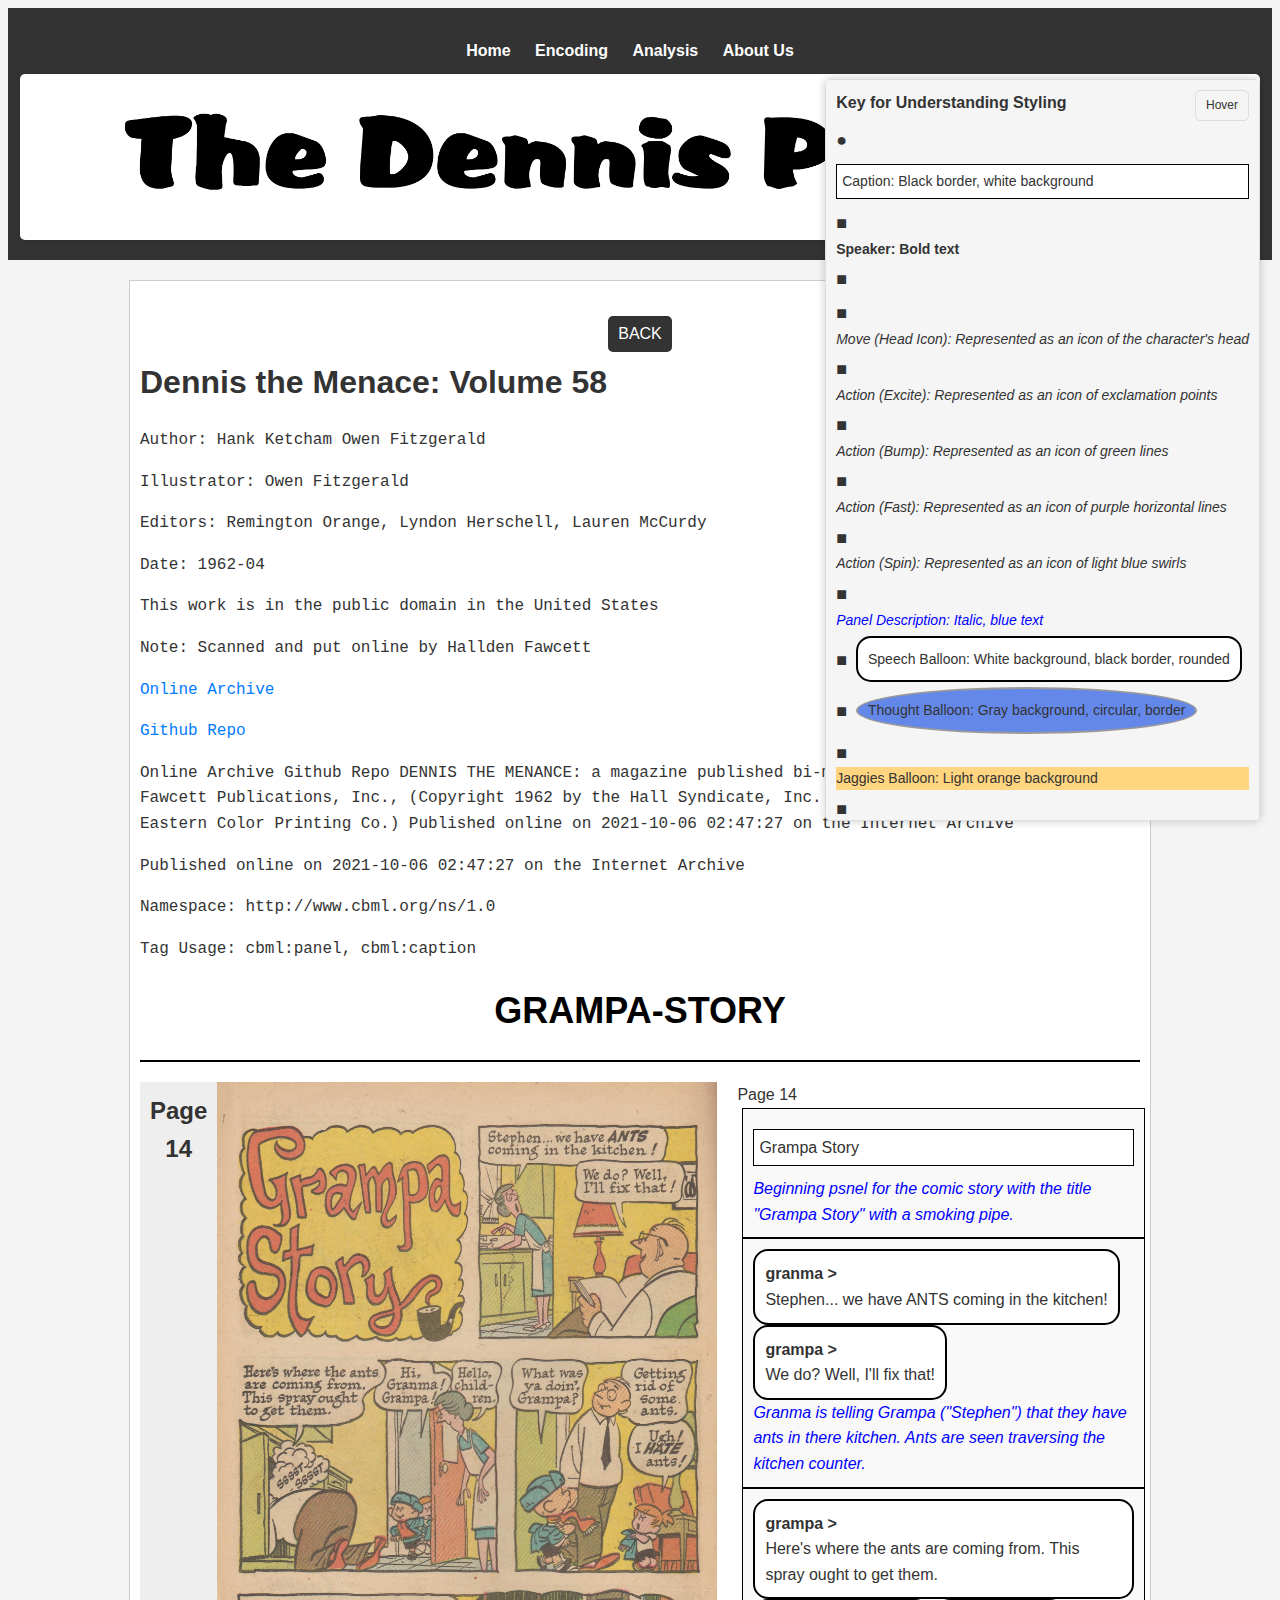
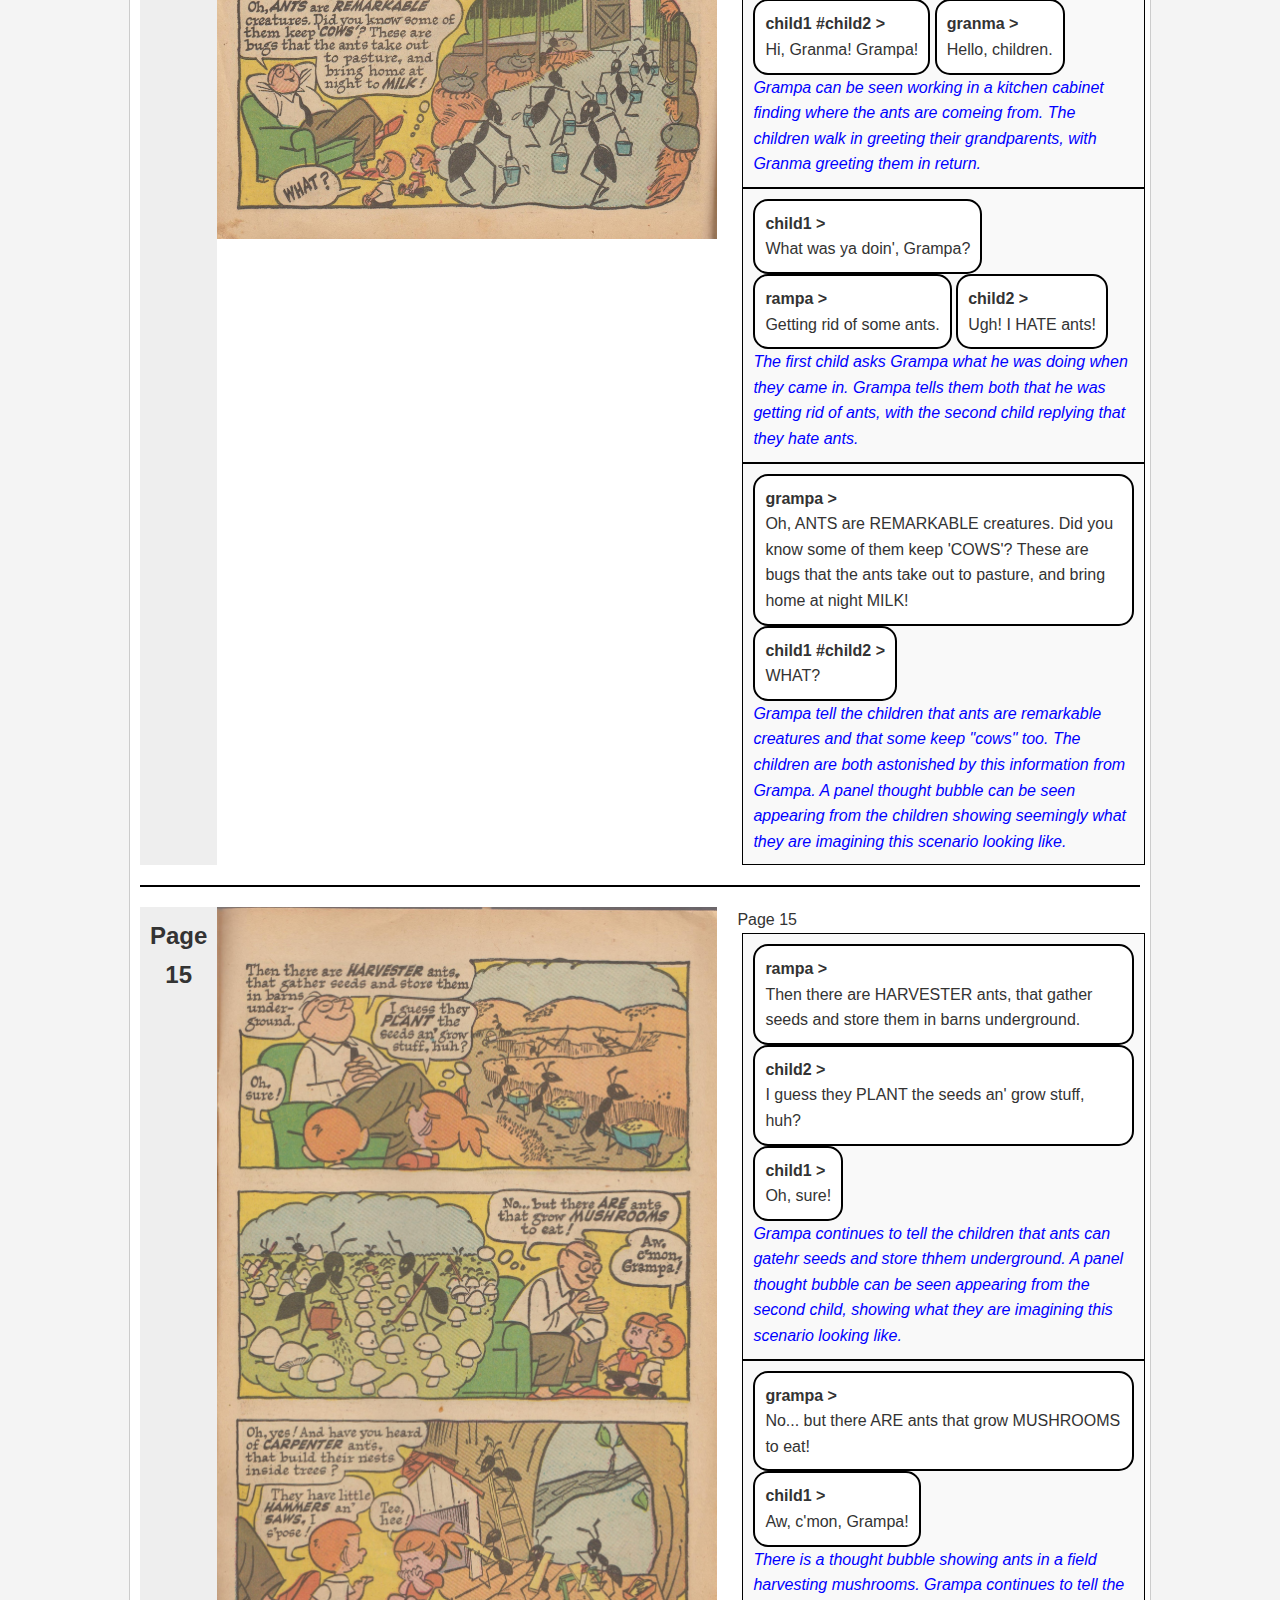
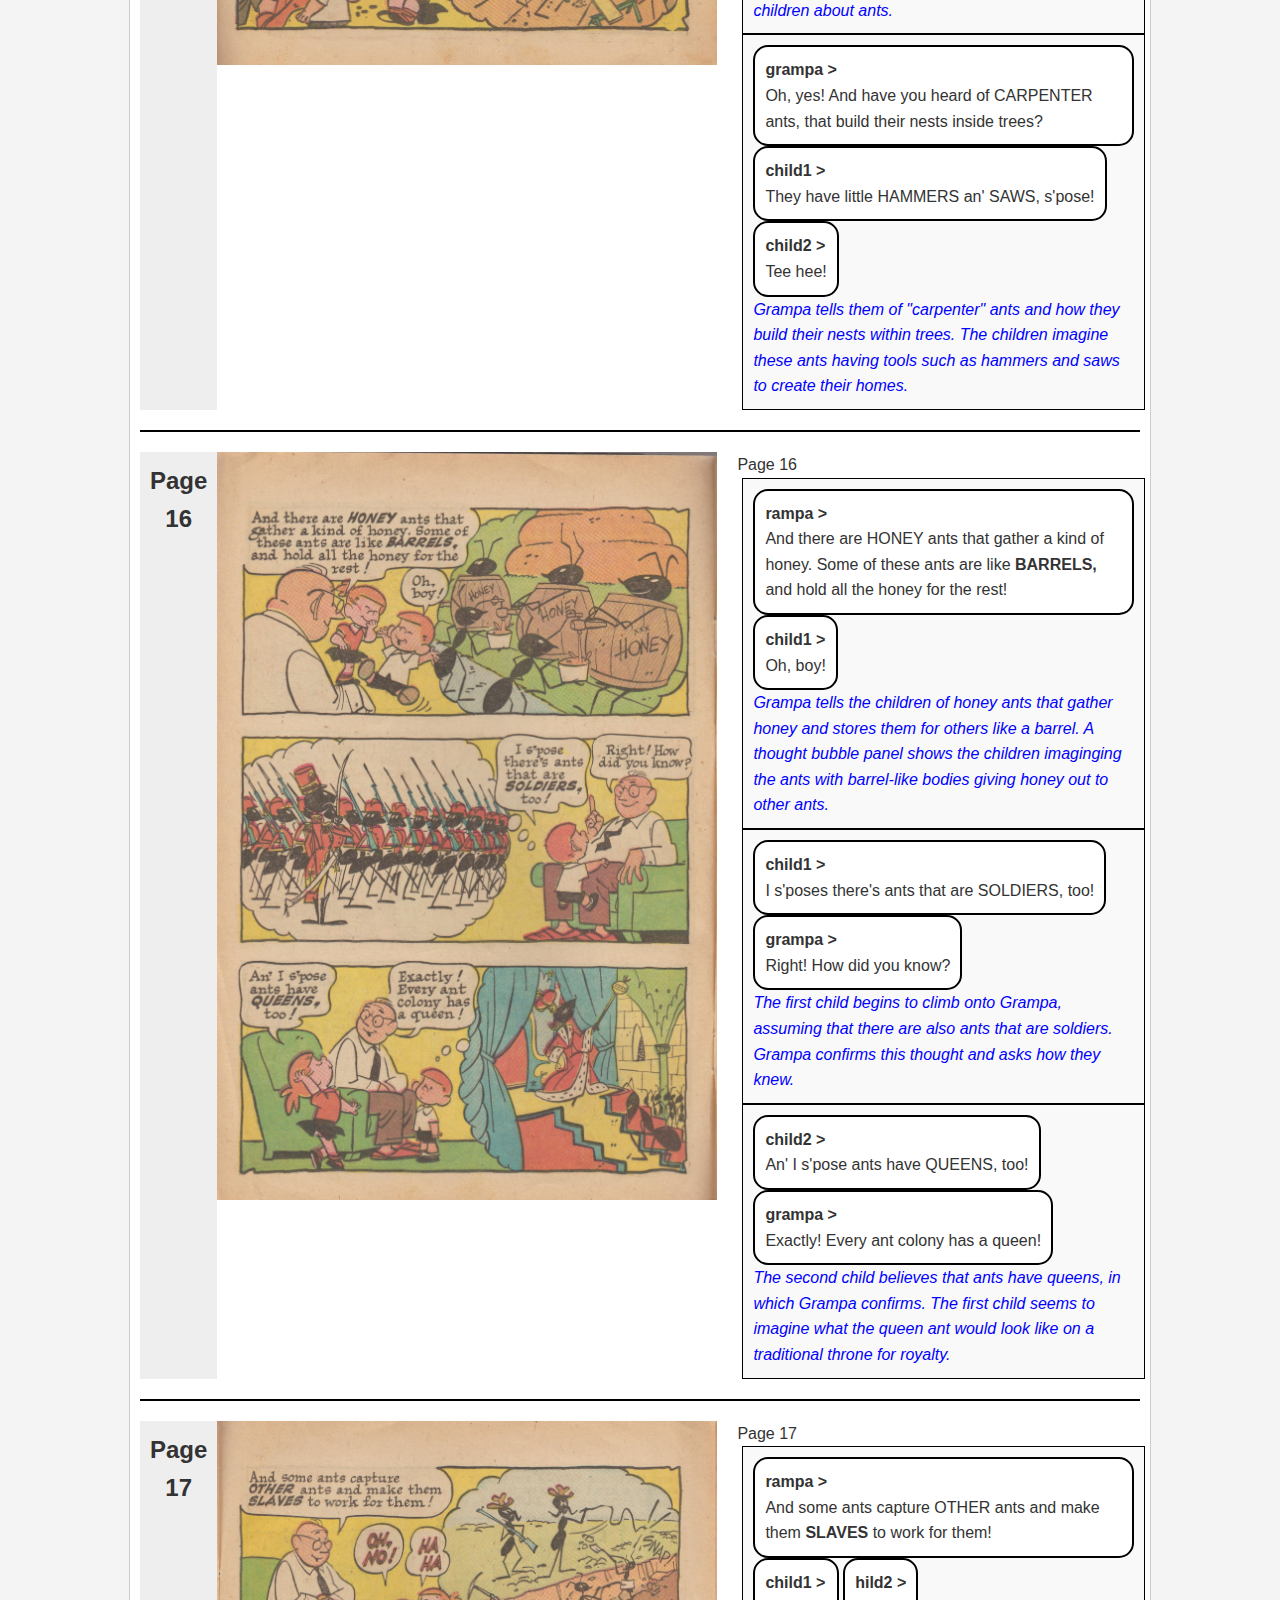
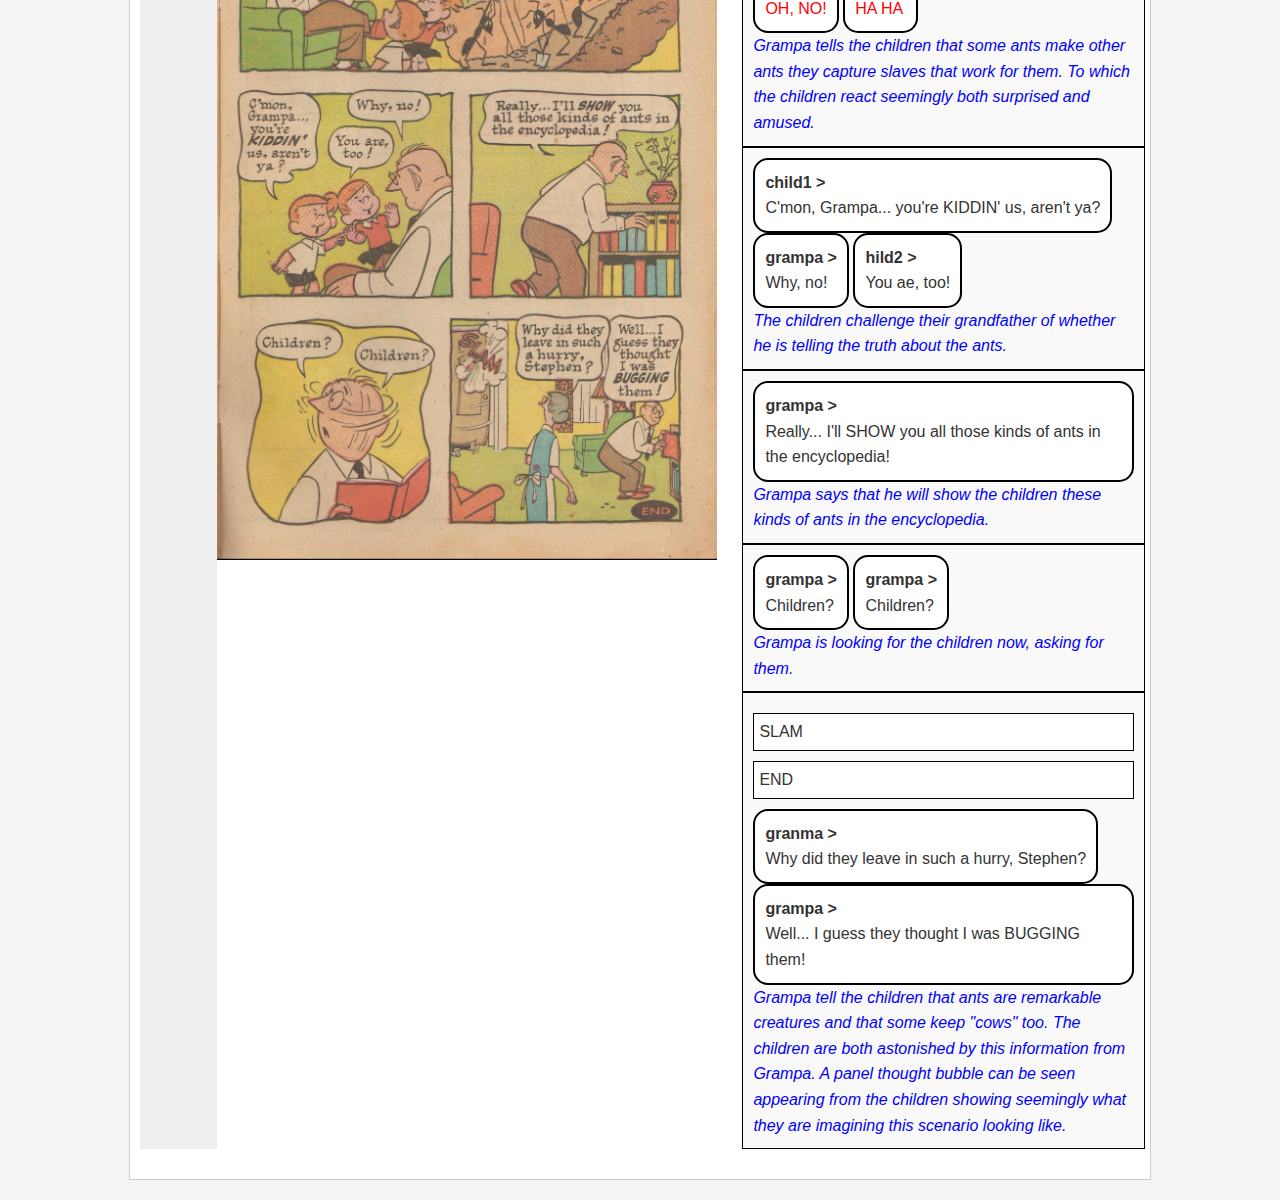
<file: docs/story3.html>
<!DOCTYPE html><html xmlns="http://www.w3.org/1999/xhtml" xmlns:cbml="http://www.cbml.org/ns/1.0">
   <head>
      <title>The Dennis Project: GRAMPA STORY</title>
      <link rel="stylesheet" type="text/css" href="XSLT_to_HTML.css"/>
      <link rel="icon" href="favicon.ico" type="image/x-icon"/>
      <link rel="shortcut icon" href="favicon.ico" type="image/x-icon"/>
      <link rel="stylesheet" type="text/css" href="style.css" />
      <meta charset="utf-8"/>
      <meta name="viewport" content="width=device-width, initial-scale=1"/>
      
      <style>        
        .button-container {
            text-align: center;
            margin-top: 20px;
        }

        .button {
            display: inline-block;
            background-color: #333;
            color: #fff;
            padding: 5px 10px;
            text-decoration: none;
            margin: 5px;
            border-radius: 5px;
        }

        .button:hover {
            background-color: #e01d26; 
        }</style>
      
      
   </head>
   <body>
      <header>
         <nav>
            <ul class="nav-links">
               <li><a href="home.html">Home</a></li>
               <li class="dropdown">
                  <a href="code.html">Encoding</a>
                  <ul class="dropdown-menu">
                     <li><a href="story1.html">Sleigh Mates</a></li>
                     <li><a href="story2.html">Nice Going</a></li>
                     <li><a href="story3.html">Grampa Story</a></li>
                     <li><a href="story4.html">Day by Day</a></li>
                     <li><a href="story5.html">All Washingtond Up</a></li>
                     <li><a href="story6.html">Dennis Ski Menace Ski</a></li>
                     <li><a href="story7.html">Geronimo</a></li>
                  </ul>
               </li>
               <li><a href="analysis.html">Analysis</a></li>
               <li><a href="about.html">About Us</a></li>
            </ul>
         </nav>
         
         <div class="container">
            <img src="images/Logo.png" alt="The Dennis Project Logo"></img>
         </div>
      </header>
      <!-- KEY -->
      <div class="scroll-key" id="scrollKey">
         <div class="key-content">
            <h2>Key for Understanding Styling</h2>
            <ul>
               <li><span class="key-symbol">&#9679;</span> <div class="caption caption-key">Caption: Black border, white background</div></li>
               <li><span class="key-symbol">&#9632;</span> <div class="speaker speaker-key">Speaker: Bold text</div></li>
               <li><span class="key-symbol">&#9632;</span> <div class="page-title page-title-key">Page Title (2nd of type): Hidden</div></li>
               <li><span class="key-symbol">&#9632;</span> <div class="move move-key">Move (Head Icon): Represented as an icon of the character's head</div></li>
               <li><span class="key-symbol">&#9632;</span> <div class="move move-key">Action (Excite): Represented as an icon of exclamation points</div></li>
               <li><span class="key-symbol">&#9632;</span> <div class="move move-key">Action (Bump): Represented as an icon of green lines</div></li>
               <li><span class="key-symbol">&#9632;</span> <div class="move move-key">Action (Fast): Represented as an icon of purple horizontal lines </div></li>
               <li><span class="key-symbol">&#9632;</span> <div class="move move-key">Action (Spin): Represented as an icon of light blue swirls</div></li>
               <li><span class="key-symbol">&#9632;</span> <div class="note note-key">Panel Description: Italic, blue text</div></li>
               <li><span class="key-symbol">&#9632;</span> <div class="speech-balloon speech-balloon-key">Speech Balloon: White background, black border, rounded</div></li>
               <li><span class="key-symbol">&#9632;</span> <div class="thought-balloon thought-balloon-key">Thought Balloon: Gray background, circular, border</div></li>
               <li><span class="key-symbol">&#9632;</span> <div class="jaggies-balloon jaggies-balloon-key">Jaggies Balloon: Light orange background</div></li>
               <li><span class="key-symbol">&#9632;</span> <div class="jaggies-balloon bubble-balloon-key">Bubble Balloon: </div></li>
               <li><span class="key-symbol">&#9632;</span> <div class="jaggies-balloon singing-balloon-key">Singing Balloon: </div></li>
               <li><span class="key-symbol">&#9632;</span> <div class="speaker speaker-key">Emphasis Bold: Bold text</div></li>
               <li><span class="key-symbol">&#9632;</span> <div class="speaker emph-large-key">Emphasis Large: 24 px size text</div></li>
               <li><span class="key-symbol">&#9632;</span> <div class="emph emph-red-key">Emphasis Red: Red text</div></li>
               <li><span class="key-symbol">&#9632;</span> <div class="emph emph-blue-key">Emphasis Blue: Blue text</div></li>
               <li><span class="key-symbol">&#9632;</span> <div class="emph emph-orange-key">Emphasis Orange: Orange text</div></li>
            </ul>
         </div>
         <div class="key-indicator">Hover</div>
      </div>
      <div class="comic">
         <div class="button-container">
            <a class="button" href="code.html">BACK</a>
         </div>
         <div class="tei-header">
            <div class="file-desc">
               <div class="title-stmt">
                  <h1>
                     Dennis the Menace: Volume 58 
                     </h1>
                  <p>
                     Author: Hank Ketcham Owen Fitzgerald</p>
                  <p>
                     Illustrator: Owen Fitzgerald</p>
                  <p>
                     Editors:
                     Remington Orange, Lyndon Herschell, Lauren McCurdy</p>
               </div>
               <div class="publication-stmt">
                  <p>
                     Date:  1962-04 </p>
                  <div class="availability">
                     <p>This work is in the public domain in the United States</p>
                  </div>
               </div>
               <div class="notes-stmt">
                  <p>
                     Note: Scanned and put online by Hallden Fawcett </p>
               </div>
               <div class="source-desc">
                  <p><a href="">Online Archive</a></p>
                  <p><a href="">Github Repo</a></p>
                  <p>Online Archive Github Repo DENNIS THE MENANCE: a magazine published bi-monthly by Hallden Division of Fawcett
                     Publications, Inc., (Copyright 1962 by the Hall Syndicate, Inc. Printed in the U.S.A.,
                     by the Eastern Color Printing Co.) Published online on 2021-10-06 02:47:27 on the Internet Archive</p>
                  <p>Published online on 2021-10-06 02:47:27 on the Internet Archive</p>
               </div>
            </div>
            <div class="encoding-desc">
               <div class="tags-decl">
                  <p>
                     Namespace: http://www.cbml.org/ns/1.0</p>
                  <p>
                     Tag Usage:
                     cbml:panel, cbml:caption</p>
               </div>
            </div>
         </div>
         
              
         
         
         
         <h1 class="story-title">GRAMPA-STORY</h1> 
         
         
         
         
         <div class="page">
            <div class="figure-head-box">
               <h2 class="figure-title">Page 14</h2>
            </div>
            <div class="page-image"><img src="images/pages/Dennis-58-14.jpeg" alt="Page 14" class="comic-image" width="500" height="auto"/></div>
            <div class="panel-container">
               
               
               
               Page 14
               
               
               
               <div class="panel-group">
                  
                  
                  
                  <div class="panel">
                     <div class="panel-content">
                        <div class="caption">
                           Grampa Story
                           </div>
                        <div class="note"><em> Beginning psnel for the comic story with the title "Grampa Story" with a smoking
                              pipe.
                              </em></div>
                     </div>
                  </div> 
                  
                  
                  
                  <div class="panel">
                     <div class="panel-content">
                        <div class="speech-balloon">
                           <div class="speaker">granma &gt;
                              </div> 
                           Stephen... we have ANTS coming in the kitchen!
                           </div>
                        <div class="speech-balloon">
                           <div class="speaker">grampa &gt;
                              </div>
                           We do? Well, I'll fix that!
                           </div>
                        <div class="note"><em> Granma is telling Grampa ("Stephen") that they have ants in there kitchen. Ants are
                              seen traversing the kitchen counter.
                              </em></div>
                     </div>
                  </div>
                  
                  
                  
                  <div class="panel">
                     <div class="panel-content">
                        <div class="speech-balloon">
                           <div class="speaker">grampa &gt;
                              </div>
                           Here's where the ants are coming from. This spray ought to get them.
                           </div>
                        <div class="speech-balloon">
                           <div class="speaker">child1 #child2 &gt;
                              </div>
                           Hi, Granma! Grampa!
                           </div>
                        <div class="speech-balloon">
                           <div class="speaker">granma &gt;
                              </div>
                           Hello, children.
                           </div>
                        <div class="note"><em> Grampa can be seen working in a kitchen cabinet finding where the ants are comeing
                              from. The children walk in greeting their grandparents, with Granma greeting them
                              in return.
                              </em></div>
                     </div>
                  </div>
                  
                  
                  
                  <div class="panel">
                     <div class="panel-content">
                        <div class="speech-balloon">
                           <div class="speaker">child1 &gt;
                              </div> 
                           What was ya doin', Grampa?
                           </div>
                        <div class="speech-balloon">
                           <div class="speaker">rampa &gt;
                              </div>
                           Getting rid of some ants.
                           </div>
                        <div class="speech-balloon">
                           <div class="speaker">child2 &gt;
                              </div>
                           Ugh! I HATE ants!
                           </div>
                        <div class="note"><em> The first child asks Grampa what he was doing when they came in. Grampa tells them
                              both that he was getting rid of ants, with the second child replying that they hate
                              ants.
                              </em></div>
                     </div>
                  </div>
                  
                  
                  <div class="panel">
                     <div class="panel-content">
                        <div class="speech-balloon">
                           <div class="speaker">grampa &gt;
                              </div> 
                           Oh, ANTS are REMARKABLE creatures. Did you know some of them keep 'COWS'? These are bugs that the ants take out to pasture, and bring home at night MILK!
                           </div>
                        <div class="speech-balloon">
                           <div class="speaker">child1 #child2 &gt;
                              </div>
                           WHAT?
                           </div>
                        <div class="note"><em> Grampa tell the children that ants are remarkable creatures and that some keep "cows"
                              too. The children are both astonished by this information from Grampa. A panel thought
                              bubble can be seen appearing from the children showing seemingly what they are imagining
                              this scenario looking like. 
                              </em></div>
                     </div>
                  </div>
                  
                  
                  </div>
               </div>
         </div>
          
         
         
         
         
         <div class="page">
            <div class="figure-head-box">
               <h2 class="figure-title">Page 15</h2>
            </div>
            <div class="page-image"><img src="images/pages/Dennis-58-15.jpeg" alt="Page 15" class="comic-image" width="500" height="auto"/></div>
            <div class="panel-container">
               
               
               
               Page 15
               
               
               
               <div class="panel-group">
                  
                  
                  
                  <div class="panel">
                     <div class="panel-content">
                        <div class="speech-balloon">
                           <div class="speaker">rampa &gt;
                              </div>
                           Then there are HARVESTER ants, that gather seeds and store them in barns underground.
                           </div>
                        <div class="speech-balloon">
                           <div class="speaker">child2 &gt;
                              </div>
                           I guess they PLANT the seeds an' grow stuff, huh?
                           </div>
                        <div class="speech-balloon">
                           <div class="speaker">child1 &gt;
                              </div>
                           Oh, sure!
                           </div>
                        <div class="note"><em> Grampa continues to tell the children that ants can gatehr seeds and store thhem
                              underground. A panel thought bubble can be seen appearing from the second child, showing
                              what they are imagining this scenario looking like. 
                              </em></div>
                     </div>
                  </div> 
                  
                  
                  
                  <div class="panel">
                     <div class="panel-content">
                        <div class="speech-balloon">
                           <div class="speaker">grampa &gt;
                              </div> 
                           No... but there ARE ants that grow MUSHROOMS to eat!
                           </div>
                        <div class="speech-balloon">
                           <div class="speaker">child1 &gt;
                              </div>
                           Aw, c'mon, Grampa!
                           </div>
                        <div class="note"><em> There is a thought bubble showing ants in a field harvesting mushrooms. Grampa continues
                              to tell the children about ants.
                              </em></div>
                     </div>
                  </div>
                  
                  
                  
                  <div class="panel">
                     <div class="panel-content">
                        <div class="speech-balloon">
                           <div class="speaker">grampa &gt;
                              </div>
                           Oh, yes! And have you heard of CARPENTER ants, that build their nests inside trees?
                           </div>
                        <div class="speech-balloon">
                           <div class="speaker">child1 &gt;
                              </div>
                           They have little HAMMERS an' SAWS, s'pose!
                           </div>
                        <div class="speech-balloon">
                           <div class="speaker">child2 &gt;
                              </div>
                           Tee hee!
                           </div>
                        <div class="note"><em> Grampa tells them of "carpenter" ants and how they build their nests within trees.
                              The children imagine these ants having tools such as hammers and saws to create their
                              homes.
                              </em></div>
                     </div>
                  </div>
                  
                  
                  </div>
               </div>
         </div>
             
         
         
         
         <div class="page">
            <div class="figure-head-box">
               <h2 class="figure-title">Page 16</h2>
            </div>
            <div class="page-image"><img src="images/pages/Dennis-58-16.jpeg" alt="Page 16" class="comic-image" width="500" height="auto"/></div>
            <div class="panel-container">
               
               
               
               Page 16
               
               
               
               <div class="panel-group">
                  
                  
                  
                  <div class="panel">
                     <div class="panel-content">
                        <div class="speech-balloon">
                           <div class="speaker">rampa &gt;
                              </div>
                           And there are HONEY ants that gather a kind of honey. Some of these ants are like <span class="emph-bold"> BARRELS,</span> and hold all the honey for the rest!
                           </div>
                        <div class="speech-balloon">
                           <div class="speaker">child1 &gt;
                              </div>
                           Oh, boy!
                           </div>
                        <div class="note"><em> Grampa tells the children of honey ants that gather honey and stores them for others
                              like a barrel. A thought bubble panel shows the children imaginging the ants with
                              barrel-like bodies giving honey out to other ants.
                              </em></div>
                     </div>
                  </div> 
                  
                  
                  
                  <div class="panel">
                     <div class="panel-content">
                        <div class="speech-balloon">
                           <div class="speaker">child1 &gt;
                              </div> 
                           I s'poses there's ants that are  SOLDIERS, too!
                           </div>
                        <div class="speech-balloon">
                           <div class="speaker">grampa &gt;
                              </div>
                           Right! How did you know?
                           </div>
                        <div class="note"><em> The first child begins to climb onto Grampa, assuming that there are also ants that
                              are soldiers. Grampa confirms this thought and asks how they knew.
                              </em></div>
                     </div>
                  </div>
                  
                  
                  
                  <div class="panel">
                     <div class="panel-content">
                        <div class="speech-balloon">
                           <div class="speaker">child2 &gt;
                              </div>
                           An' I s'pose ants have QUEENS, too!
                           </div>
                        <div class="speech-balloon">
                           <div class="speaker">grampa &gt;
                              </div>
                           Exactly! Every ant colony has a queen!
                           </div>
                        <div class="note"><em> The second child believes that ants have queens, in which Grampa confirms. The first
                              child seems to imagine what the queen ant would look like on a traditional throne
                              for royalty.
                              </em></div>
                     </div>
                  </div>
                  
                  
                  </div>
               </div>
         </div>
          
         
         
         
         <div class="page">
            <div class="figure-head-box">
               <h2 class="figure-title">Page 17</h2>
            </div>
            <div class="page-image"><img src="images/pages/Dennis-58-17.jpeg" alt="Page 17" class="comic-image" width="500" height="auto"/></div>
            <div class="panel-container">
               
               
               
               Page 17
               
               
               
               <div class="panel-group">
                  
                  
                  
                  <div class="panel">
                     <div class="panel-content">
                        <div class="speech-balloon">
                           <div class="speaker">rampa &gt;
                              </div>
                           And some ants capture OTHER ants and make them <span class="emph-bold">SLAVES</span> to work for them!
                           </div>
                        <div class="speech-balloon">
                           <div class="speaker">child1 &gt;
                              </div>
                           <span class="emph-red">OH, NO!</span>
                           </div>
                        <div class="speech-balloon">
                           <div class="speaker">hild2 &gt;
                              </div>
                           <span class="emph-red">HA HA</span>
                           </div>
                        <div class="note"><em> Grampa tells the children that some ants make other ants they capture slaves that
                              work for them. To which the children react seemingly both surprised and amused.
                              </em></div>
                     </div>
                  </div> 
                  
                  
                  
                  <div class="panel">
                     <div class="panel-content">
                        <div class="speech-balloon">
                           <div class="speaker">child1 &gt;
                              </div> 
                           C'mon, Grampa... you're KIDDIN' us, aren't ya?
                           </div>
                        <div class="speech-balloon">
                           <div class="speaker">grampa &gt;
                              </div>
                           Why, no!
                           </div>
                        <div class="speech-balloon">
                           <div class="speaker">hild2 &gt;
                              </div>
                           You ae, too!
                           </div>
                        <div class="note"><em> The children challenge their grandfather of whether he is telling the truth about
                              the ants.
                              </em></div>
                     </div>
                  </div>
                  
                  
                  
                  <div class="panel">
                     <div class="panel-content">
                        <div class="speech-balloon">
                           <div class="speaker">grampa &gt;
                              </div>
                           Really... I'll SHOW you all those kinds of ants in the encyclopedia!
                           </div>
                        <div class="note"><em> Grampa says that he will show the children these kinds of ants in the encyclopedia.
                              </em></div>
                     </div>
                  </div>
                  
                  
                  
                  <div class="panel">
                     <div class="panel-content">
                        <div class="speech-balloon">
                           <div class="speaker">grampa &gt;
                              </div>
                           Children?
                           </div>
                        <div class="speech-balloon">
                           <div class="speaker">grampa &gt;
                              </div>
                           Children?
                           </div>
                        <div class="note"><em> Grampa is looking for the children now, asking for them.
                              </em></div>
                     </div>
                  </div>
                  
                  
                  <div class="panel">
                     <div class="panel-content">
                        <div class="caption">
                           SLAM
                           </div>
                        <div class="caption">
                           END 
                           </div>
                        <div class="speech-balloon">
                           <div class="speaker">granma &gt;
                              </div> 
                           Why did they leave in such a hurry, Stephen?
                           </div>
                        <div class="speech-balloon">
                           <div class="speaker">grampa &gt;
                              </div>
                           Well... I guess they thought I was BUGGING them!
                           </div>
                        <div class="note"><em> Grampa tell the children that ants are remarkable creatures and that some keep "cows"
                              too. The children are both astonished by this information from Grampa. A panel thought
                              bubble can be seen appearing from the children showing seemingly what they are imagining
                              this scenario looking like. 
                              </em></div>
                     </div>
                  </div>
                  
                  
                  </div>
               </div>
         </div>
           
         
         
         
         
         
         </div>
      <script src="key.js"></script>
   </body>
</html>
</file>
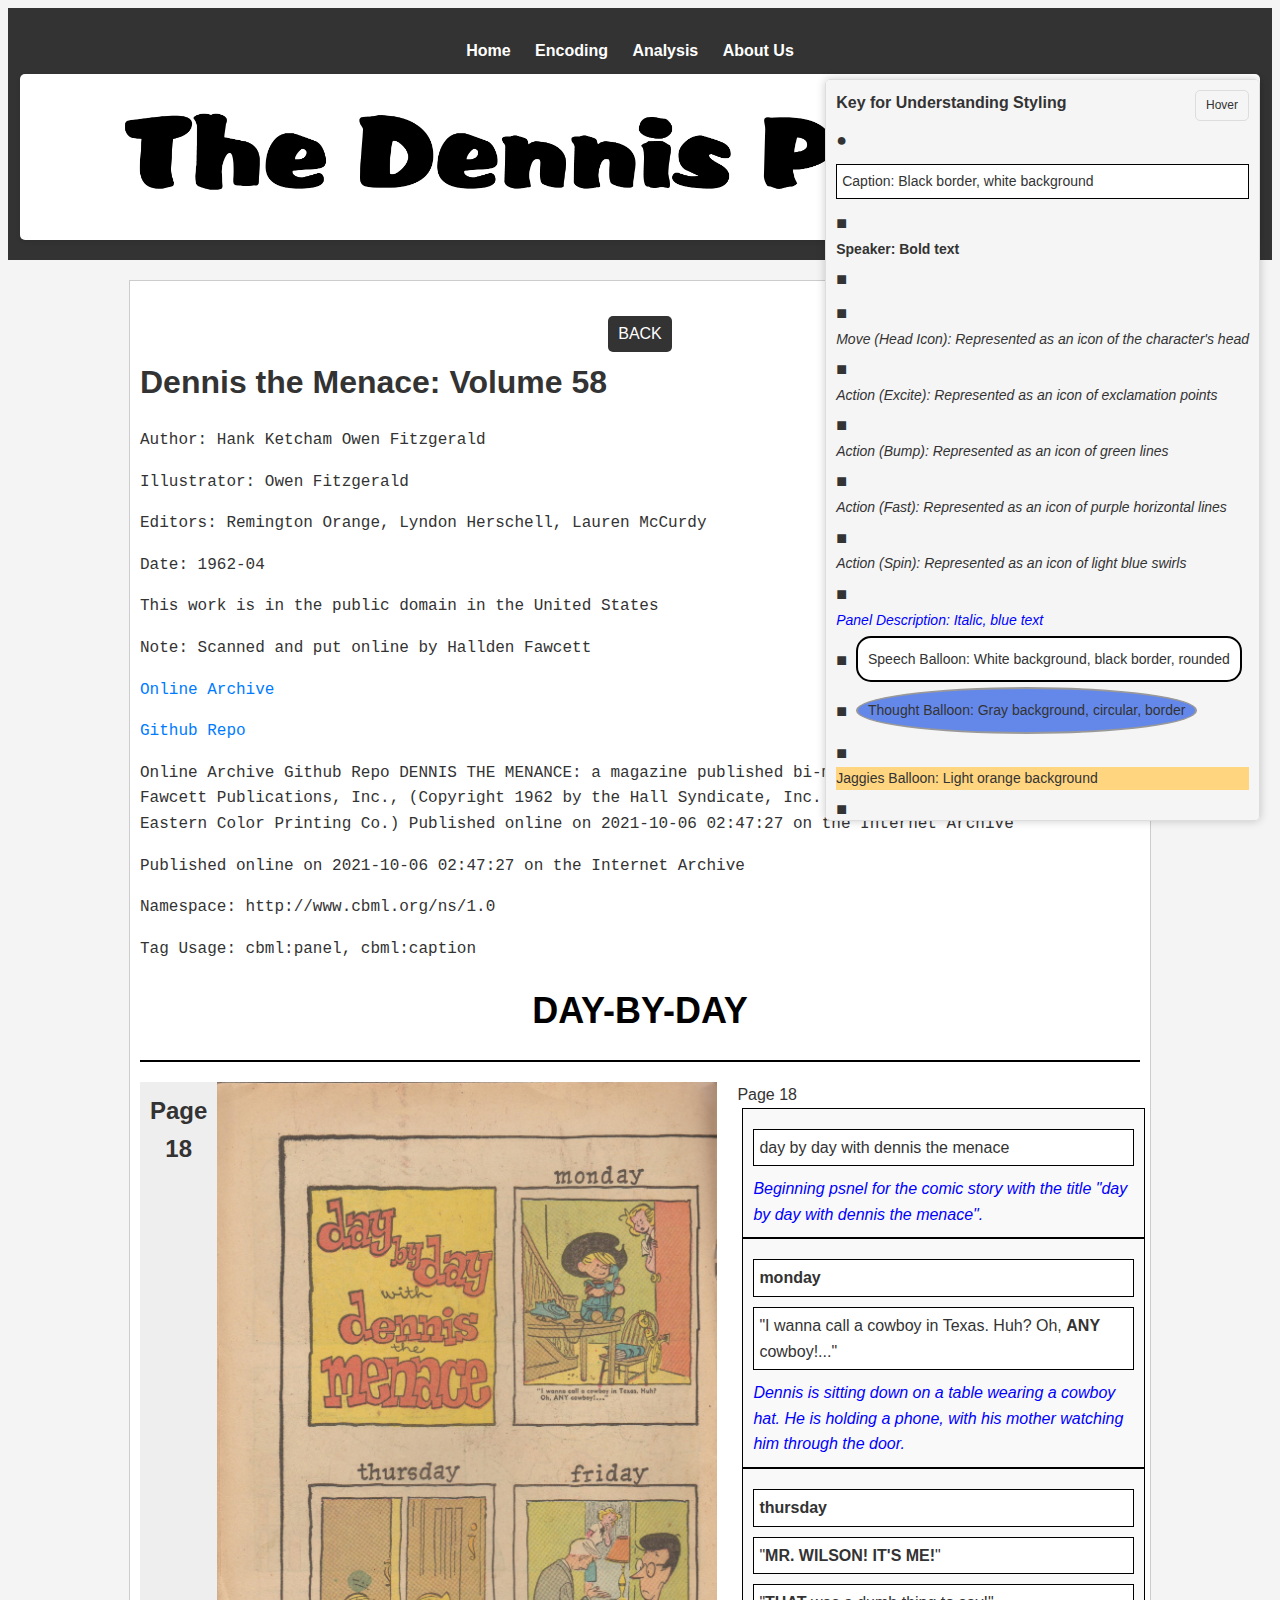
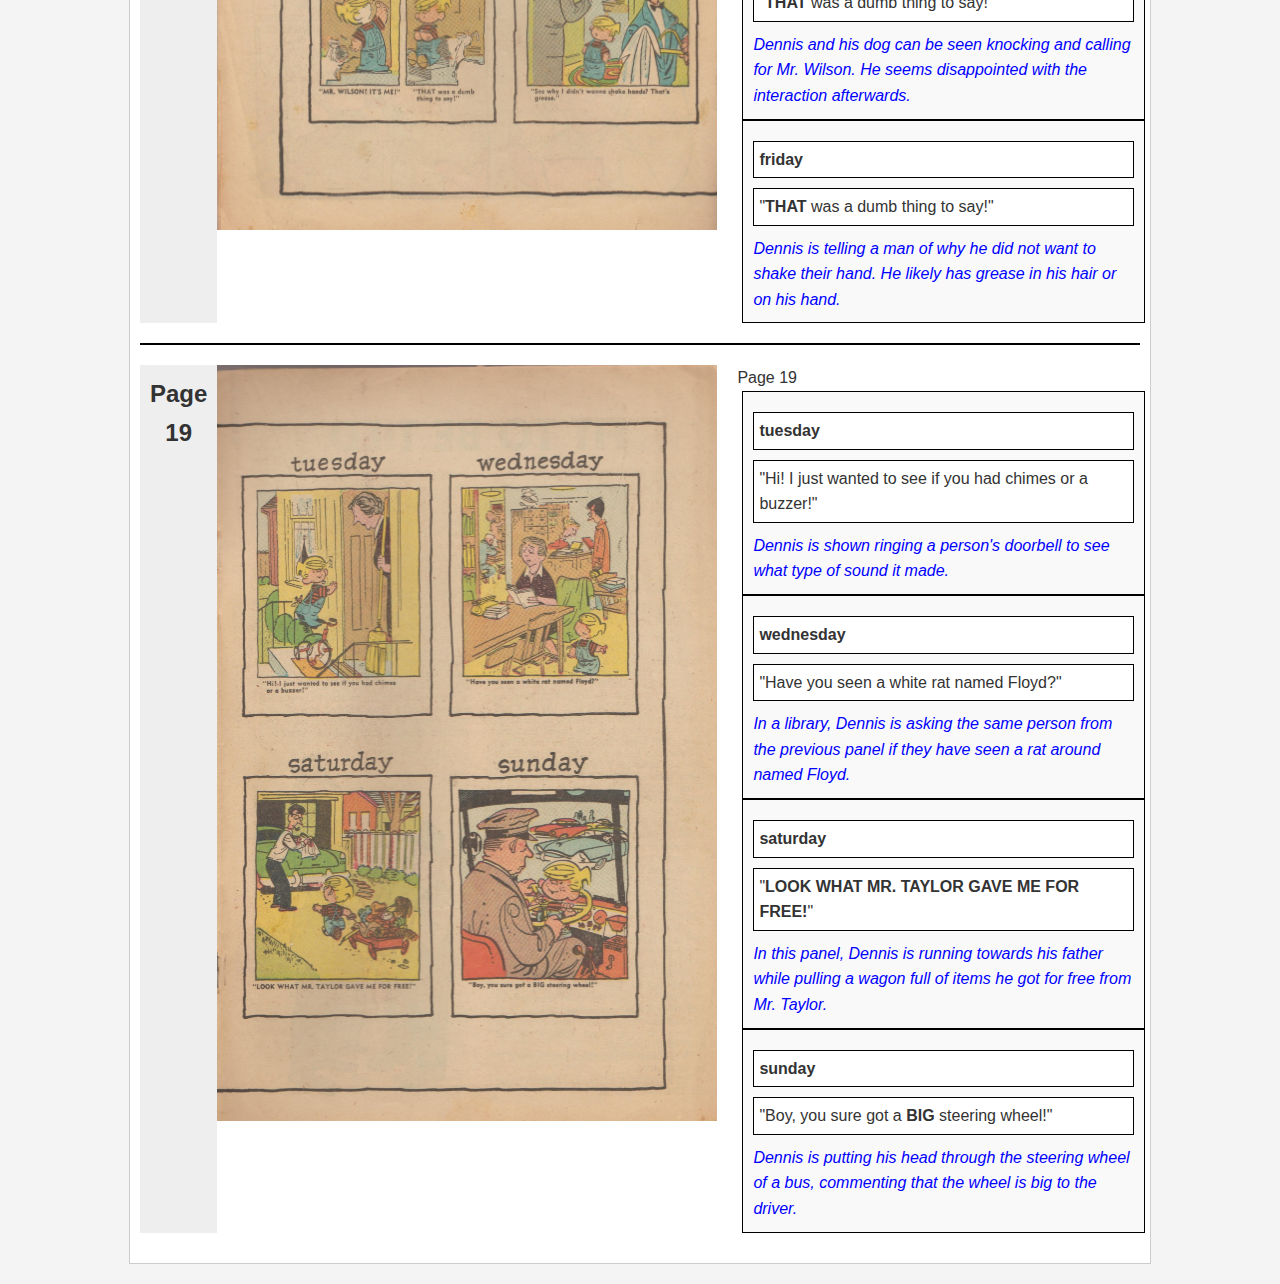
<file: docs/story4.html>
<!DOCTYPE html><html xmlns="http://www.w3.org/1999/xhtml" xmlns:cbml="http://www.cbml.org/ns/1.0">
   <head>
      <title>The Dennis Project: DAY BY DAY</title>
      <link rel="stylesheet" type="text/css" href="XSLT_to_HTML.css"/>
      <link rel="icon" href="favicon.ico" type="image/x-icon"/>
      <link rel="shortcut icon" href="favicon.ico" type="image/x-icon"/>
      <link rel="stylesheet" type="text/css" href="style.css" />
      <meta charset="utf-8"/>
      <meta name="viewport" content="width=device-width, initial-scale=1"/>
      
      <style>        
        .button-container {
            text-align: center;
            margin-top: 20px;
        }

        .button {
            display: inline-block;
            background-color: #333;
            color: #fff;
            padding: 5px 10px;
            text-decoration: none;
            margin: 5px;
            border-radius: 5px;
        }

        .button:hover {
            background-color: #e01d26; 
        }</style>
      
      
   </head>
   <body>
      <header>
         <nav>
            <ul class="nav-links">
               <li><a href="home.html">Home</a></li>
               <li class="dropdown">
                  <a href="code.html">Encoding</a>
                  <ul class="dropdown-menu">
                     <li><a href="story1.html">Sleigh Mates</a></li>
                     <li><a href="story2.html">Nice Going</a></li>
                     <li><a href="story3.html">Grampa Story</a></li>
                     <li><a href="story4.html">Day by Day</a></li>
                     <li><a href="story5.html">All Washingtond Up</a></li>
                     <li><a href="story6.html">Dennis Ski Menace Ski</a></li>
                     <li><a href="story7.html">Geronimo</a></li>
                  </ul>
               </li>
               <li><a href="analysis.html">Analysis</a></li>
               <li><a href="about.html">About Us</a></li>
            </ul>
         </nav>
         
         <div class="container">
            <img src="images/Logo.png" alt="The Dennis Project Logo"></img>
         </div>
      </header>
      <!-- KEY -->
      <div class="scroll-key" id="scrollKey">
         <div class="key-content">
            <h2>Key for Understanding Styling</h2>
            <ul>
               <li><span class="key-symbol">&#9679;</span> <div class="caption caption-key">Caption: Black border, white background</div></li>
               <li><span class="key-symbol">&#9632;</span> <div class="speaker speaker-key">Speaker: Bold text</div></li>
               <li><span class="key-symbol">&#9632;</span> <div class="page-title page-title-key">Page Title (2nd of type): Hidden</div></li>
               <li><span class="key-symbol">&#9632;</span> <div class="move move-key">Move (Head Icon): Represented as an icon of the character's head</div></li>
               <li><span class="key-symbol">&#9632;</span> <div class="move move-key">Action (Excite): Represented as an icon of exclamation points</div></li>
               <li><span class="key-symbol">&#9632;</span> <div class="move move-key">Action (Bump): Represented as an icon of green lines</div></li>
               <li><span class="key-symbol">&#9632;</span> <div class="move move-key">Action (Fast): Represented as an icon of purple horizontal lines </div></li>
               <li><span class="key-symbol">&#9632;</span> <div class="move move-key">Action (Spin): Represented as an icon of light blue swirls</div></li>
               <li><span class="key-symbol">&#9632;</span> <div class="note note-key">Panel Description: Italic, blue text</div></li>
               <li><span class="key-symbol">&#9632;</span> <div class="speech-balloon speech-balloon-key">Speech Balloon: White background, black border, rounded</div></li>
               <li><span class="key-symbol">&#9632;</span> <div class="thought-balloon thought-balloon-key">Thought Balloon: Gray background, circular, border</div></li>
               <li><span class="key-symbol">&#9632;</span> <div class="jaggies-balloon jaggies-balloon-key">Jaggies Balloon: Light orange background</div></li>
               <li><span class="key-symbol">&#9632;</span> <div class="jaggies-balloon bubble-balloon-key">Bubble Balloon: </div></li>
               <li><span class="key-symbol">&#9632;</span> <div class="jaggies-balloon singing-balloon-key">Singing Balloon: </div></li>
               <li><span class="key-symbol">&#9632;</span> <div class="speaker speaker-key">Emphasis Bold: Bold text</div></li>
               <li><span class="key-symbol">&#9632;</span> <div class="speaker emph-large-key">Emphasis Large: 24 px size text</div></li>
               <li><span class="key-symbol">&#9632;</span> <div class="emph emph-red-key">Emphasis Red: Red text</div></li>
               <li><span class="key-symbol">&#9632;</span> <div class="emph emph-blue-key">Emphasis Blue: Blue text</div></li>
               <li><span class="key-symbol">&#9632;</span> <div class="emph emph-orange-key">Emphasis Orange: Orange text</div></li>
            </ul>
         </div>
         <div class="key-indicator">Hover</div>
      </div>
      <div class="comic">
         <div class="button-container">
            <a class="button" href="code.html">BACK</a>
         </div>
         <div class="tei-header">
            <div class="file-desc">
               <div class="title-stmt">
                  <h1>
                     Dennis the Menace: Volume 58 
                     </h1>
                  <p>
                     Author: Hank Ketcham Owen Fitzgerald</p>
                  <p>
                     Illustrator: Owen Fitzgerald</p>
                  <p>
                     Editors:
                     Remington Orange, Lyndon Herschell, Lauren McCurdy</p>
               </div>
               <div class="publication-stmt">
                  <p>
                     Date:  1962-04 </p>
                  <div class="availability">
                     <p>This work is in the public domain in the United States</p>
                  </div>
               </div>
               <div class="notes-stmt">
                  <p>
                     Note: Scanned and put online by Hallden Fawcett </p>
               </div>
               <div class="source-desc">
                  <p><a href="">Online Archive</a></p>
                  <p><a href="">Github Repo</a></p>
                  <p>Online Archive Github Repo DENNIS THE MENANCE: a magazine published bi-monthly by Hallden Division of Fawcett
                     Publications, Inc., (Copyright 1962 by the Hall Syndicate, Inc. Printed in the U.S.A.,
                     by the Eastern Color Printing Co.) Published online on 2021-10-06 02:47:27 on the Internet Archive</p>
                  <p>Published online on 2021-10-06 02:47:27 on the Internet Archive</p>
               </div>
            </div>
            <div class="encoding-desc">
               <div class="tags-decl">
                  <p>
                     Namespace: http://www.cbml.org/ns/1.0</p>
                  <p>
                     Tag Usage:
                     cbml:panel, cbml:caption</p>
               </div>
            </div>
         </div>
         
              
         
         
         
         <h1 class="story-title">DAY-BY-DAY</h1>
         
         
         
         <div class="page">
            <div class="figure-head-box">
               <h2 class="figure-title">Page 18</h2>
            </div>
            <div class="page-image"><img src="images/pages/Dennis-58-18.jpeg" alt="Page 18" class="comic-image" width="500" height="auto"/></div>
            <div class="panel-container">
               
               
               
               Page 18
               
               
               
               <div class="panel-group">
                  
                  
                  
                  <div class="panel">
                     <div class="panel-content">
                        <div class="caption">
                           day by day with dennis the menace
                           </div>
                        <div class="note"><em> Beginning psnel for the comic story with the title "day by day with dennis the menace".
                              </em></div>
                     </div>
                  </div> 
                  
                  
                  
                  <div class="panel">
                     <div class="panel-content">
                        <div class="caption">
                           <span class="emph-bold">monday</span>
                           </div>
                        <div class="caption"> 
                           "I wanna call a cowboy in Texas. Huh? Oh, <span class="emph-bold">ANY</span> cowboy!..."
                           </div>
                        <div class="note"><em> Dennis is sitting down on a table wearing a cowboy hat. He is holding a phone, with
                              his mother watching him through the door.
                              </em></div>
                     </div>
                  </div>
                  
                  
                  
                  <div class="panel">
                     <div class="panel-content">
                        <div class="caption">
                           <span class="emph-bold">thursday</span>
                           </div>
                        <div class="caption"> 
                           "<span class="emph-bold">MR. WILSON! IT'S ME!</span>"
                           </div>
                        <div class="caption"> 
                           "<span class="emph-bold">THAT</span> was a dumb thing to say!"
                           </div>
                        <div class="note"><em> Dennis and his dog can be seen knocking and calling for Mr. Wilson. He seems disappointed
                              with the interaction afterwards.
                              </em></div>
                     </div>
                  </div>
                  
                  
                  
                  <div class="panel">
                     <div class="panel-content">
                        <div class="caption">
                           <span class="emph-bold">friday</span>
                           </div>
                        <div class="caption"> 
                           "<span class="emph-bold">THAT</span> was a dumb thing to say!"
                           </div>
                        <div class="note"><em> Dennis is telling a man of why he did not want to shake their hand. He likely has
                              grease in his hair or on his hand.
                              </em></div>
                     </div>
                  </div>
                  
                  
                  </div>
               </div>
         </div>
             
         
         
         
         <div class="page">
            <div class="figure-head-box">
               <h2 class="figure-title">Page 19</h2>
            </div>
            <div class="page-image"><img src="images/pages/Dennis-58-19.jpeg" alt="Page 19" class="comic-image" width="500" height="auto"/></div>
            <div class="panel-container">
               
               
               
               Page 19
               
               
               
               <div class="panel-group">
                  
                  
                  
                  <div class="panel">
                     <div class="panel-content">
                        <div class="caption">
                           <span class="emph-bold">tuesday</span>
                           </div>
                        <div class="caption"> 
                           "Hi! I just wanted to see if you had chimes or a buzzer!"
                           </div>
                        <div class="note"><em> Dennis is shown ringing a person's doorbell to see what type of sound it made.
                              </em></div>
                     </div>
                  </div> 
                  
                  
                  
                  <div class="panel">
                     <div class="panel-content">
                        <div class="caption">
                           <span class="emph-bold">wednesday</span>
                           </div>
                        <div class="caption"> 
                           "Have you seen a white rat named Floyd?"
                           </div>
                        <div class="note"><em> In a library, Dennis is asking the same person from the previous panel if they have
                              seen a rat around named Floyd.
                              </em></div>
                     </div>
                  </div>
                  
                  
                  
                  <div class="panel">
                     <div class="panel-content">
                        <div class="caption">
                           <span class="emph-bold">saturday</span>
                           </div>
                        <div class="caption"> 
                           "<span class="emph-bold">LOOK WHAT MR. TAYLOR GAVE ME FOR FREE!</span>"
                           </div>
                        <div class="note"><em> In this panel, Dennis is running towards his father while pulling a wagon full of
                              items he got for free from Mr. Taylor.
                              </em></div>
                     </div>
                  </div>
                  
                  
                  
                  <div class="panel">
                     <div class="panel-content">
                        <div class="caption">
                           <span class="emph-bold">sunday</span>
                           </div>
                        <div class="caption"> 
                           "Boy, you sure got a <span class="emph-bold">BIG</span> steering wheel!"
                           </div>
                        <div class="note"><em> Dennis is putting his head through the steering wheel of a bus, commenting that the
                              wheel is big to the driver.
                              </em></div>
                     </div>
                  </div>
                  
                  
                  </div>
               </div>
         </div>
             
         
         
         
         
         </div>
      <script src="key.js"></script>
   </body>
</html>
</file>
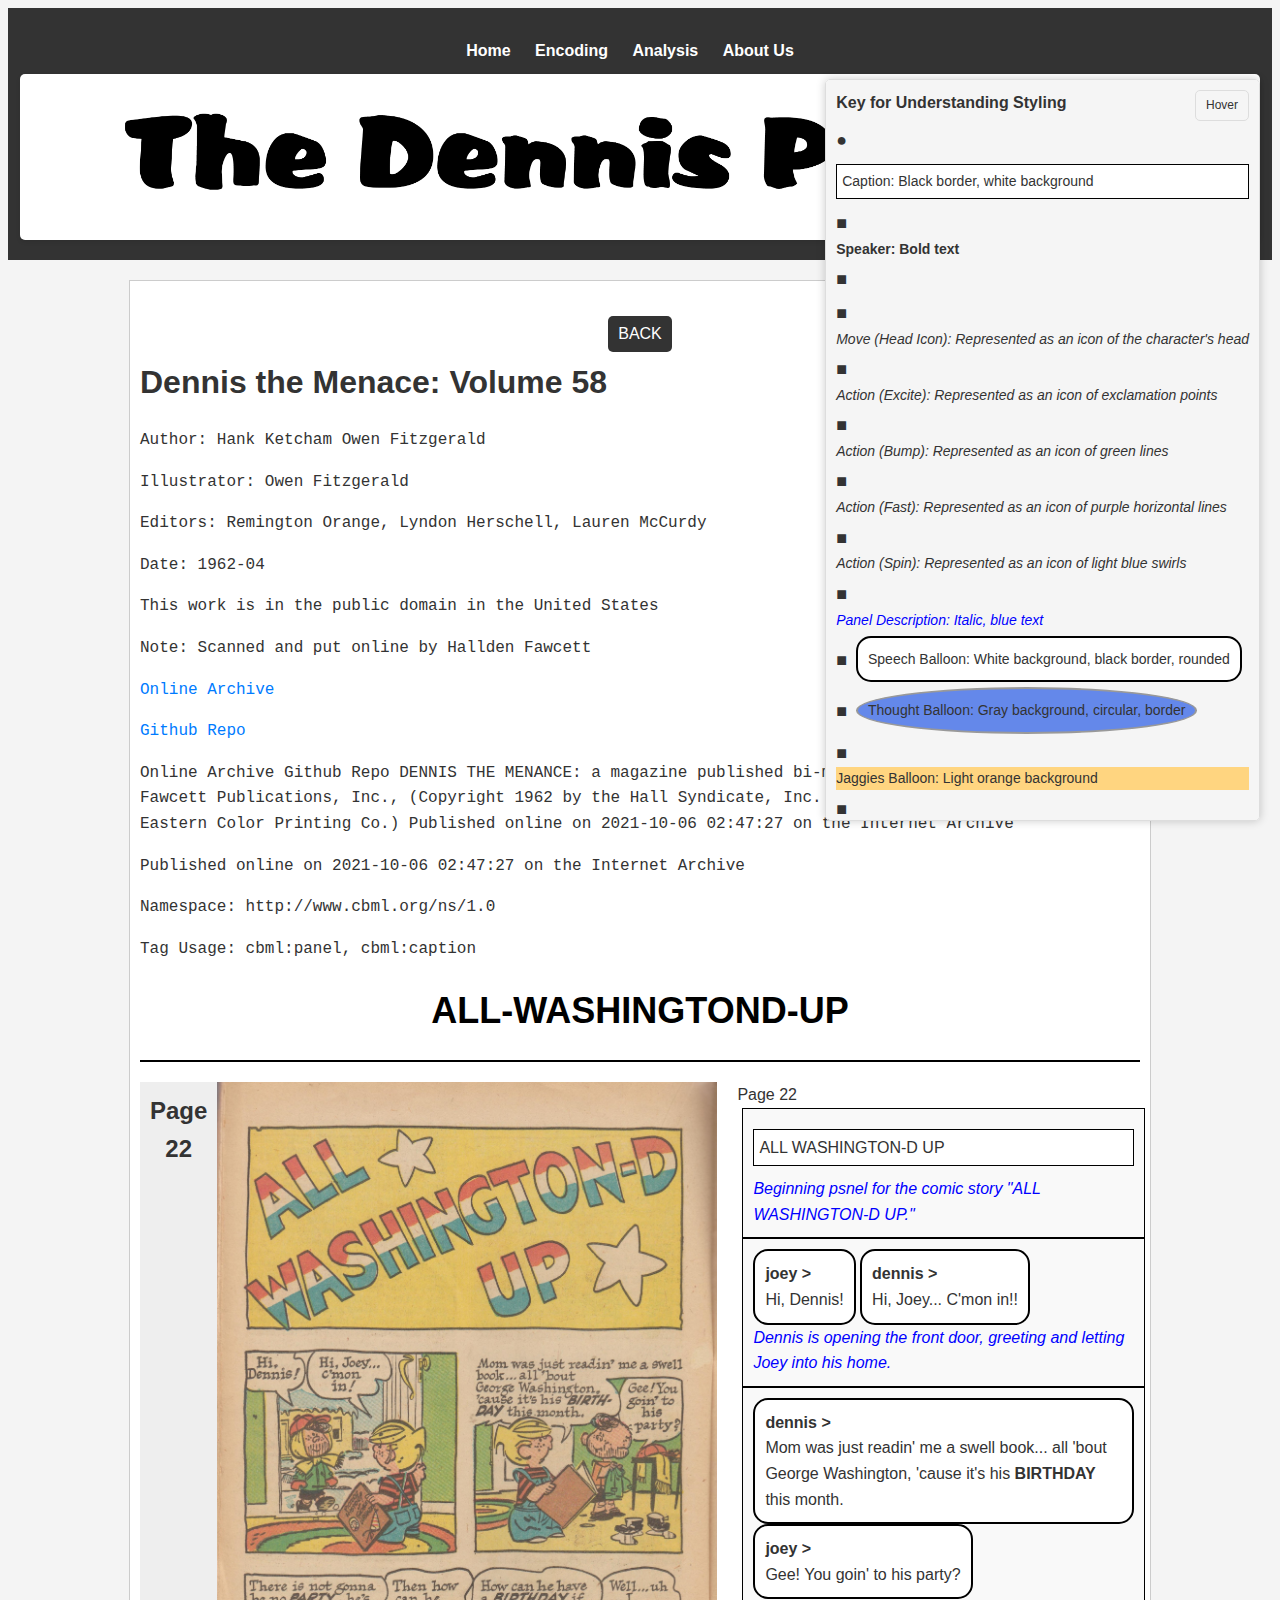
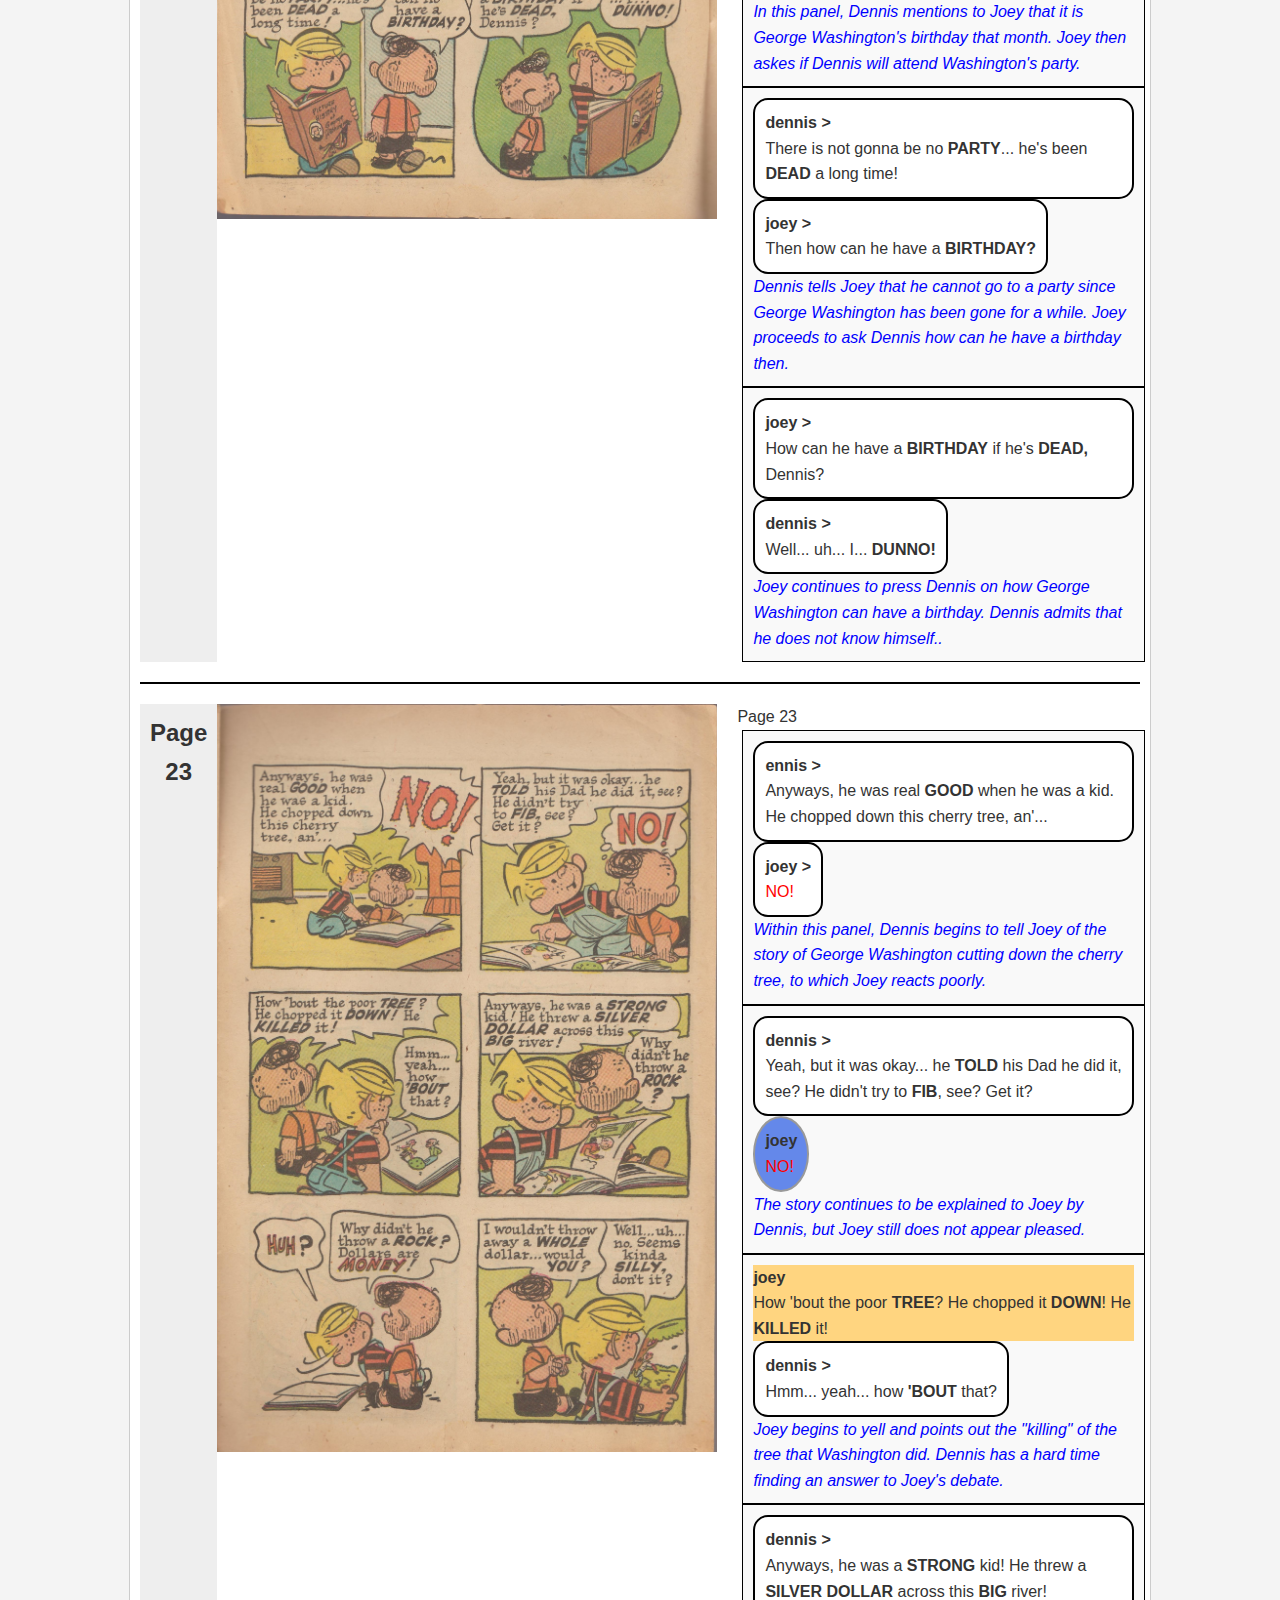
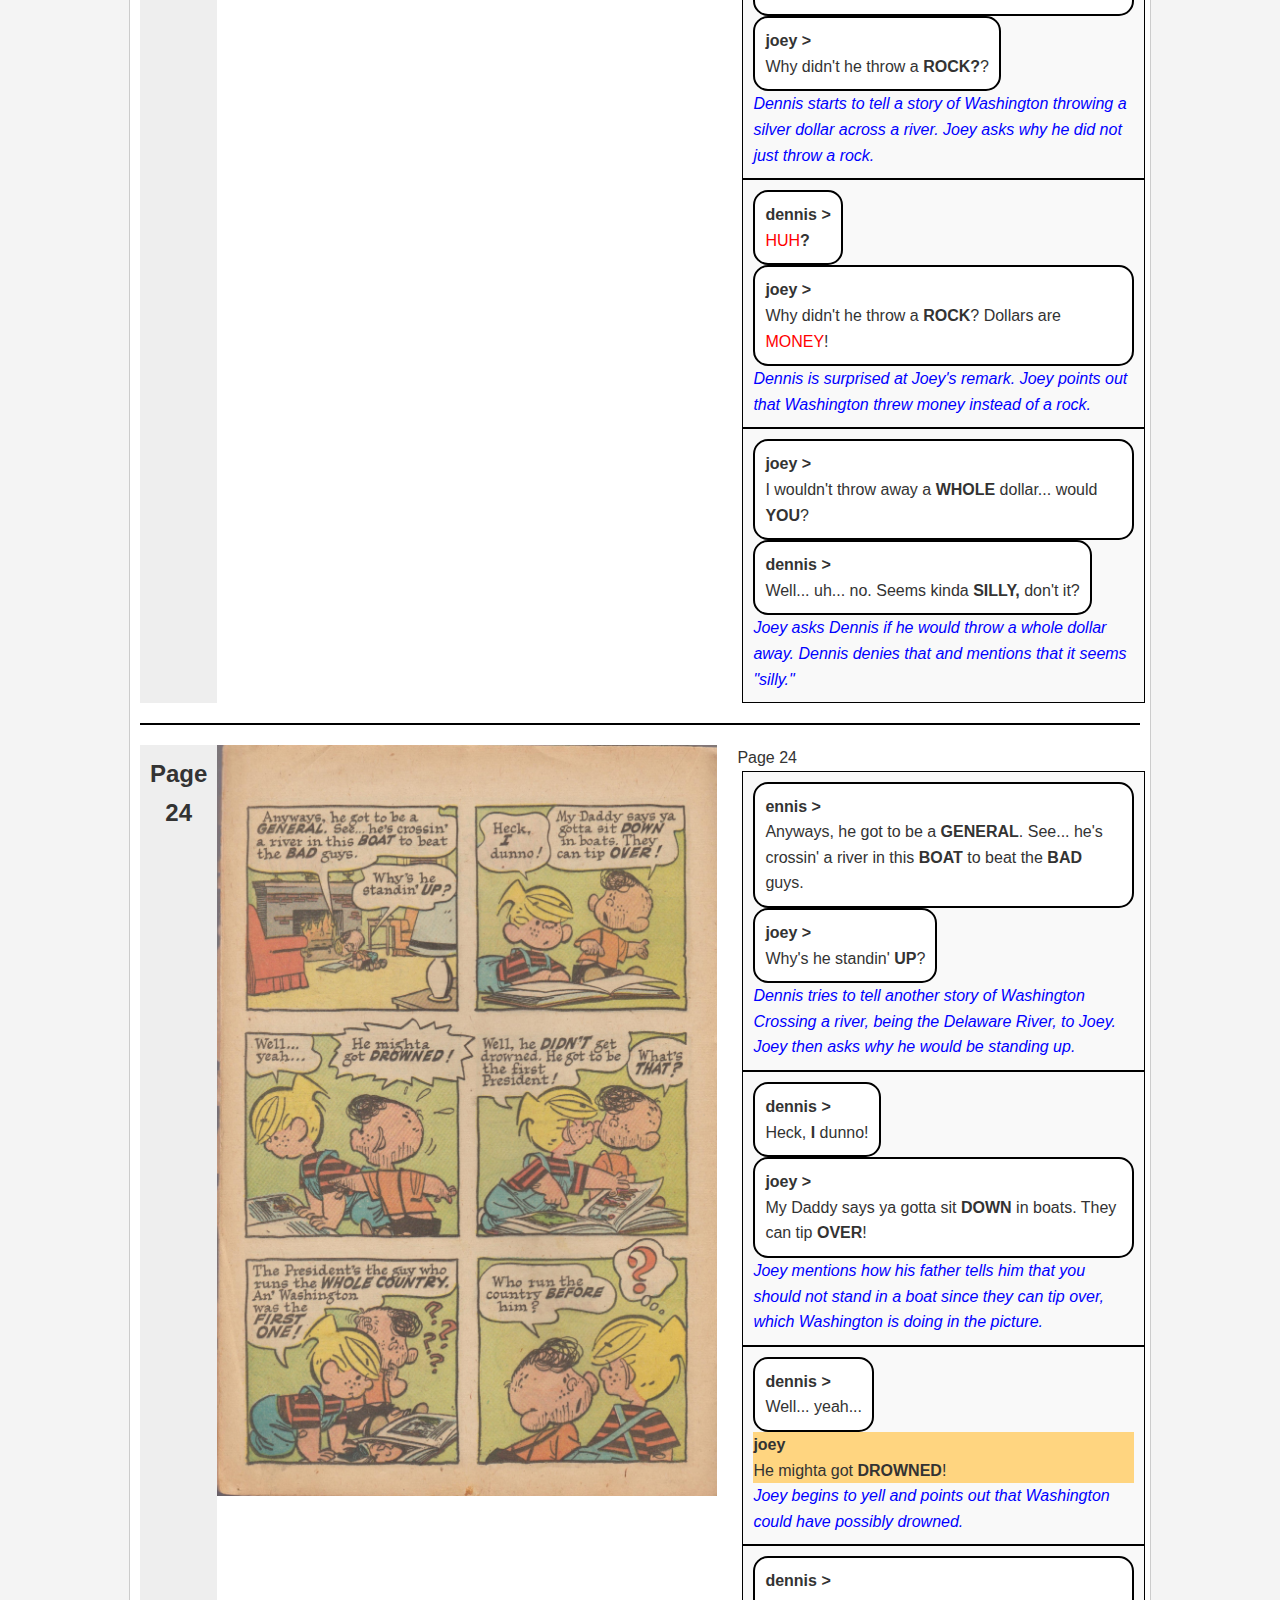
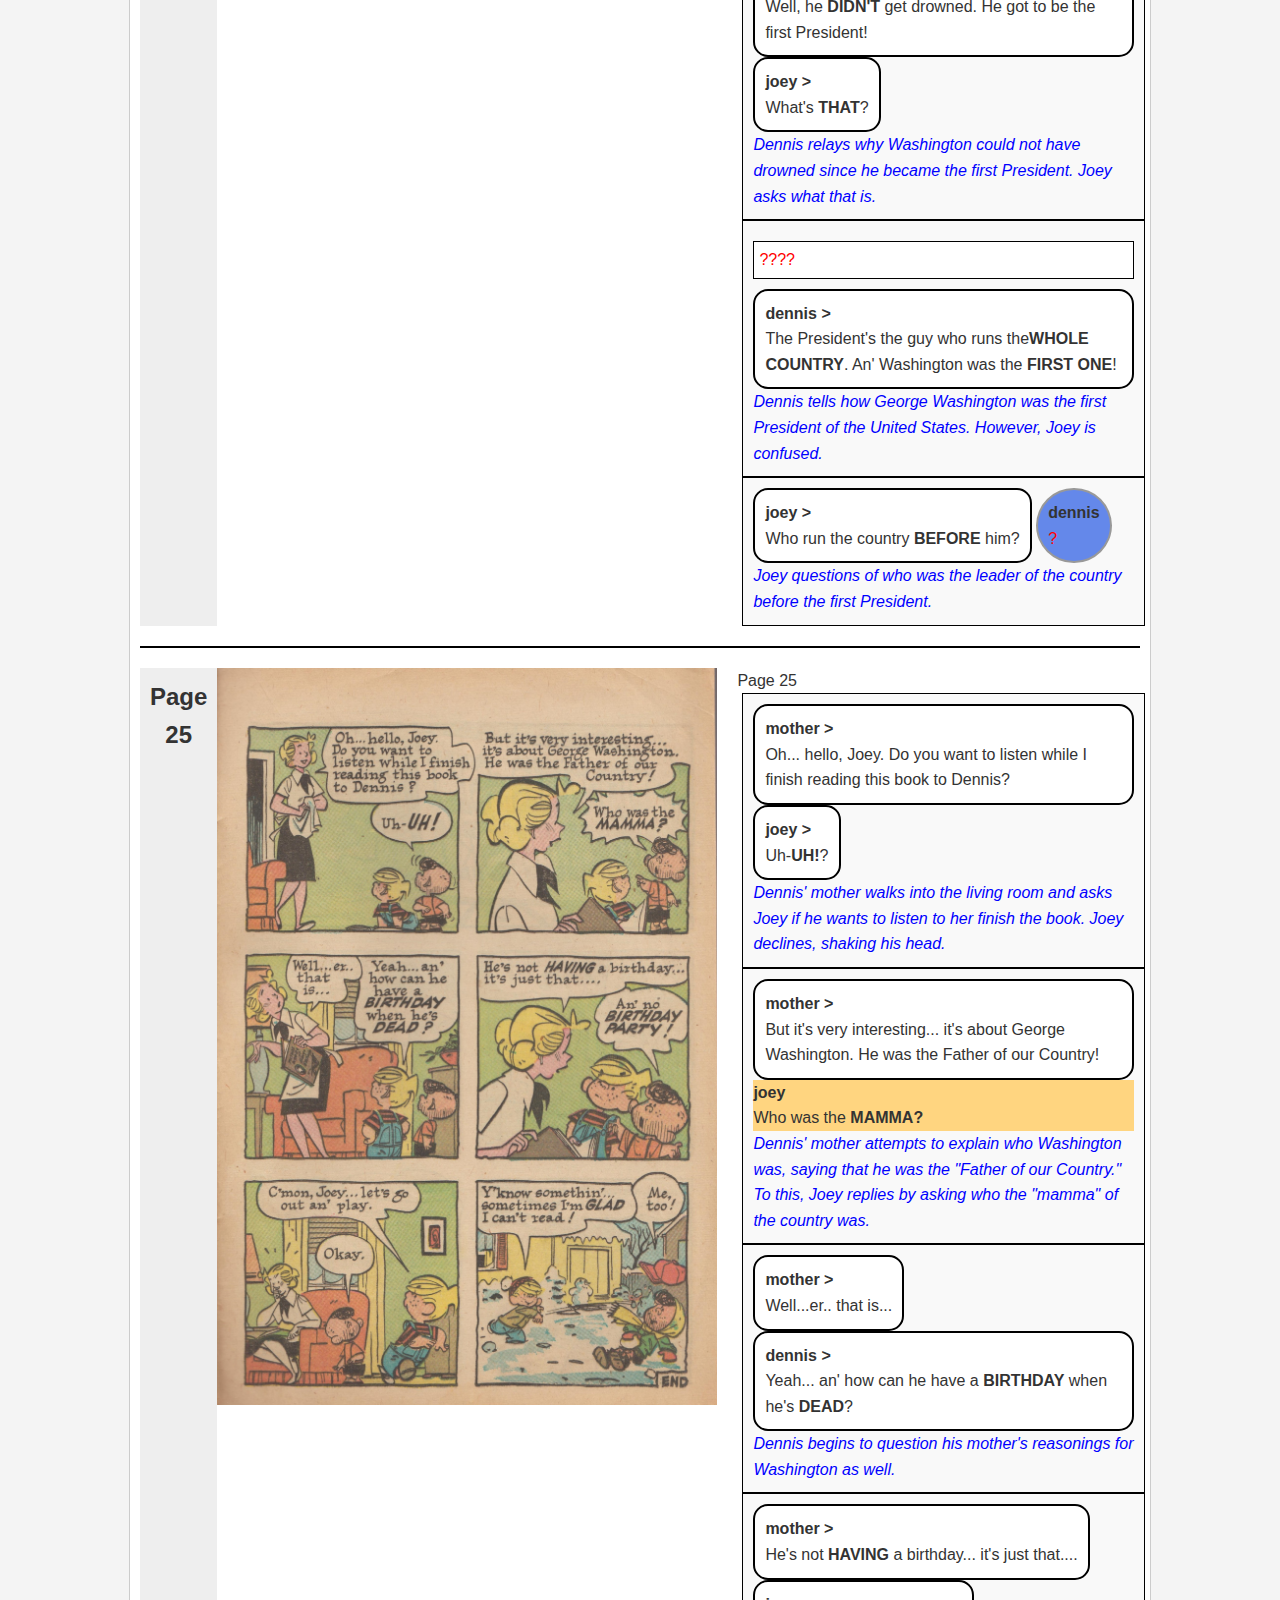
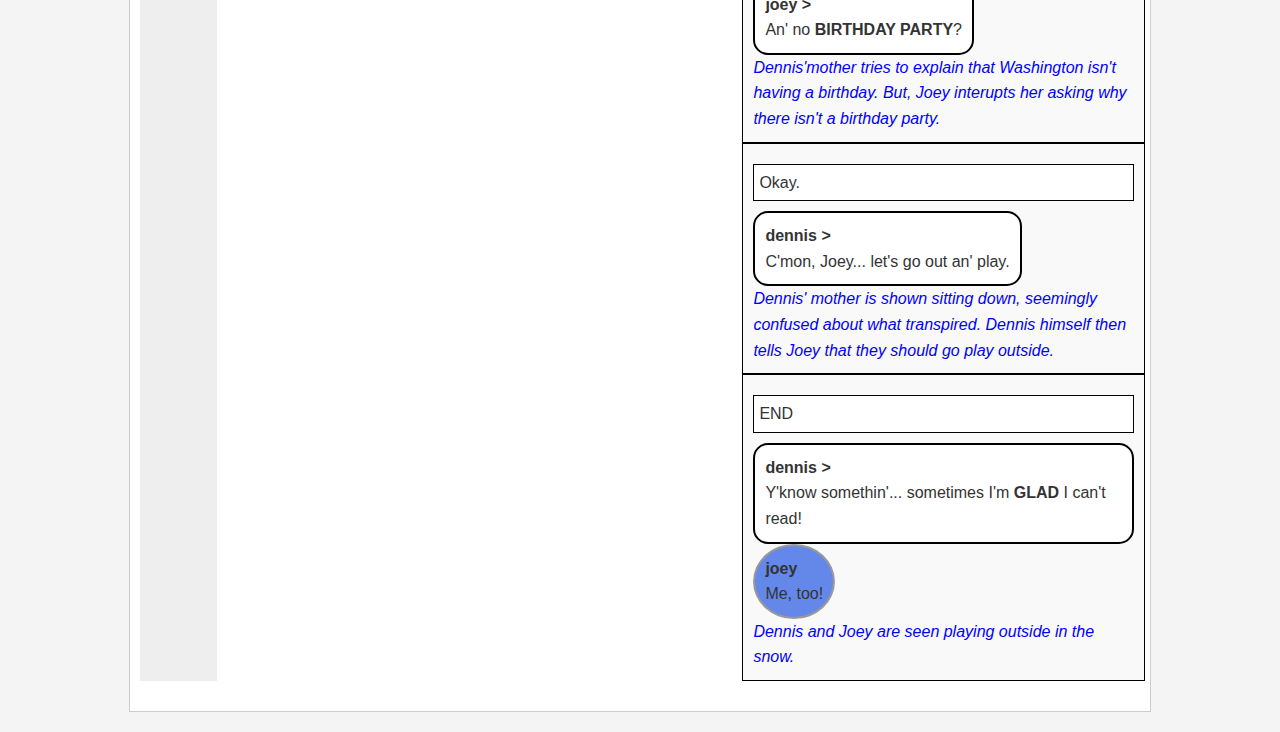
<file: docs/story5.html>
<!DOCTYPE html><html xmlns="http://www.w3.org/1999/xhtml" xmlns:cbml="http://www.cbml.org/ns/1.0">
   <head>
      <title>The Dennis Project: ALL WASHINGTOND UP</title>
      <link rel="stylesheet" type="text/css" href="XSLT_to_HTML.css"/>
      <link rel="icon" href="favicon.ico" type="image/x-icon"/>
      <link rel="shortcut icon" href="favicon.ico" type="image/x-icon"/>
      <link rel="stylesheet" type="text/css" href="style.css" />
      <meta charset="utf-8"/>
      <meta name="viewport" content="width=device-width, initial-scale=1"/>
      
      <style>        
        .button-container {
            text-align: center;
            margin-top: 20px;
        }

        .button {
            display: inline-block;
            background-color: #333;
            color: #fff;
            padding: 5px 10px;
            text-decoration: none;
            margin: 5px;
            border-radius: 5px;
        }

        .button:hover {
            background-color: #e01d26; 
        }</style>
      
      
   </head>
   <body>
      <header>
         <nav>
            <ul class="nav-links">
               <li><a href="home.html">Home</a></li>
               <li class="dropdown">
                  <a href="code.html">Encoding</a>
                  <ul class="dropdown-menu">
                     <li><a href="story1.html">Sleigh Mates</a></li>
                     <li><a href="story2.html">Nice Going</a></li>
                     <li><a href="story3.html">Grampa Story</a></li>
                     <li><a href="story4.html">Day by Day</a></li>
                     <li><a href="story5.html">All Washingtond Up</a></li>
                     <li><a href="story6.html">Dennis Ski Menace Ski</a></li>
                     <li><a href="story7.html">Geronimo</a></li>
                  </ul>
               </li>
               <li><a href="analysis.html">Analysis</a></li>
               <li><a href="about.html">About Us</a></li>
            </ul>
         </nav>
         
         <div class="container">
            <img src="images/Logo.png" alt="The Dennis Project Logo"></img>
         </div>
      </header>
      <!-- KEY -->
      <div class="scroll-key" id="scrollKey">
         <div class="key-content">
            <h2>Key for Understanding Styling</h2>
            <ul>
               <li><span class="key-symbol">&#9679;</span> <div class="caption caption-key">Caption: Black border, white background</div></li>
               <li><span class="key-symbol">&#9632;</span> <div class="speaker speaker-key">Speaker: Bold text</div></li>
               <li><span class="key-symbol">&#9632;</span> <div class="page-title page-title-key">Page Title (2nd of type): Hidden</div></li>
               <li><span class="key-symbol">&#9632;</span> <div class="move move-key">Move (Head Icon): Represented as an icon of the character's head</div></li>
               <li><span class="key-symbol">&#9632;</span> <div class="move move-key">Action (Excite): Represented as an icon of exclamation points</div></li>
               <li><span class="key-symbol">&#9632;</span> <div class="move move-key">Action (Bump): Represented as an icon of green lines</div></li>
               <li><span class="key-symbol">&#9632;</span> <div class="move move-key">Action (Fast): Represented as an icon of purple horizontal lines </div></li>
               <li><span class="key-symbol">&#9632;</span> <div class="move move-key">Action (Spin): Represented as an icon of light blue swirls</div></li>
               <li><span class="key-symbol">&#9632;</span> <div class="note note-key">Panel Description: Italic, blue text</div></li>
               <li><span class="key-symbol">&#9632;</span> <div class="speech-balloon speech-balloon-key">Speech Balloon: White background, black border, rounded</div></li>
               <li><span class="key-symbol">&#9632;</span> <div class="thought-balloon thought-balloon-key">Thought Balloon: Gray background, circular, border</div></li>
               <li><span class="key-symbol">&#9632;</span> <div class="jaggies-balloon jaggies-balloon-key">Jaggies Balloon: Light orange background</div></li>
               <li><span class="key-symbol">&#9632;</span> <div class="jaggies-balloon bubble-balloon-key">Bubble Balloon: </div></li>
               <li><span class="key-symbol">&#9632;</span> <div class="jaggies-balloon singing-balloon-key">Singing Balloon: </div></li>
               <li><span class="key-symbol">&#9632;</span> <div class="speaker speaker-key">Emphasis Bold: Bold text</div></li>
               <li><span class="key-symbol">&#9632;</span> <div class="speaker emph-large-key">Emphasis Large: 24 px size text</div></li>
               <li><span class="key-symbol">&#9632;</span> <div class="emph emph-red-key">Emphasis Red: Red text</div></li>
               <li><span class="key-symbol">&#9632;</span> <div class="emph emph-blue-key">Emphasis Blue: Blue text</div></li>
               <li><span class="key-symbol">&#9632;</span> <div class="emph emph-orange-key">Emphasis Orange: Orange text</div></li>
            </ul>
         </div>
         <div class="key-indicator">Hover</div>
      </div>
      <div class="comic">
         <div class="button-container">
            <a class="button" href="code.html">BACK</a>
         </div>
         <div class="tei-header">
            <div class="file-desc">
               <div class="title-stmt">
                  <h1>
                     Dennis the Menace: Volume 58 
                     </h1>
                  <p>
                     Author: Hank Ketcham Owen Fitzgerald</p>
                  <p>
                     Illustrator: Owen Fitzgerald</p>
                  <p>
                     Editors:
                     Remington Orange, Lyndon Herschell, Lauren McCurdy</p>
               </div>
               <div class="publication-stmt">
                  <p>
                     Date:  1962-04 </p>
                  <div class="availability">
                     <p>This work is in the public domain in the United States</p>
                  </div>
               </div>
               <div class="notes-stmt">
                  <p>
                     Note: Scanned and put online by Hallden Fawcett </p>
               </div>
               <div class="source-desc">
                  <p><a href="">Online Archive</a></p>
                  <p><a href="">Github Repo</a></p>
                  <p>Online Archive Github Repo DENNIS THE MENANCE: a magazine published bi-monthly by Hallden Division of Fawcett
                     Publications, Inc., (Copyright 1962 by the Hall Syndicate, Inc. Printed in the U.S.A.,
                     by the Eastern Color Printing Co.) Published online on 2021-10-06 02:47:27 on the Internet Archive</p>
                  <p>Published online on 2021-10-06 02:47:27 on the Internet Archive</p>
               </div>
            </div>
            <div class="encoding-desc">
               <div class="tags-decl">
                  <p>
                     Namespace: http://www.cbml.org/ns/1.0</p>
                  <p>
                     Tag Usage:
                     cbml:panel, cbml:caption</p>
               </div>
            </div>
         </div>
         
              
         
         
         
         <h1 class="story-title">ALL-WASHINGTOND-UP</h1>  
         
         
         <div class="page">
            <div class="figure-head-box">
               <h2 class="figure-title">Page 22</h2>
            </div>
            <div class="page-image"><img src="images/pages/Dennis-58-22.jpeg" alt="Page 22" class="comic-image" width="500" height="auto"/></div>
            <div class="panel-container">
               
               
               
               Page 22
               
               
               
               <div class="panel-group">
                  
                  
                  
                  <div class="panel">
                     <div class="panel-content">
                        <div class="caption">
                           ALL WASHINGTON-D UP
                           </div>
                        <div class="note"><em> Beginning psnel for the comic story "ALL WASHINGTON-D UP."
                              </em></div>
                     </div>
                  </div> 
                  
                  
                  
                  <div class="panel">
                     <div class="panel-content">
                        <div class="speech-balloon">
                           <div class="speaker">joey &gt;
                              </div> 
                           Hi, Dennis!
                           </div>
                        <div class="speech-balloon">
                           <div class="speaker">dennis &gt;
                              </div>
                           Hi, Joey... C'mon in!!
                           </div>
                        <div class="note"><em> Dennis is opening the front door, greeting and letting Joey into his home.
                              </em></div>
                     </div>
                  </div>
                  
                  
                  
                  <div class="panel">
                     <div class="panel-content">
                        <div class="speech-balloon">
                           <div class="speaker">dennis &gt;
                              </div>
                           Mom was just readin' me a swell book... all 'bout George Washington, 'cause it's his
                           <span class="emph-bold">BIRTHDAY</span> this month.
                           </div>
                        <div class="speech-balloon">
                           <div class="speaker">joey &gt;
                              </div> 
                           Gee! You goin' to his party?
                           </div>
                        <div class="note"><em> In this panel, Dennis mentions to Joey that it is George Washington's birthday that
                              month. Joey then askes if Dennis will attend Washington's party.
                              </em></div>
                     </div>
                  </div>
                  
                  
                  
                  <div class="panel">
                     <div class="panel-content">
                        <div class="speech-balloon">
                           <div class="speaker">dennis &gt;
                              </div>
                           There is not gonna be no <span class="emph-bold">PARTY</span>... he's been <span class="emph-bold">DEAD</span> a long time!
                           </div>
                        <div class="speech-balloon">
                           <div class="speaker">joey &gt;
                              </div>
                           Then how can he have a <span class="emph-bold">BIRTHDAY?</span>
                           </div>
                        <div class="note"><em> Dennis tells Joey that he cannot go to a party since George Washington has been gone
                              for a while. Joey proceeds to ask Dennis how can he have a birthday then.
                              </em></div>
                     </div>
                  </div>
                  
                  
                  
                  <div class="panel">
                     <div class="panel-content">
                        <div class="speech-balloon">
                           <div class="speaker">joey &gt;
                              </div> 
                           How can he have a <span class="emph-bold">BIRTHDAY</span> if he's <span class="emph-bold">DEAD,</span> Dennis?
                           </div>
                        <div class="speech-balloon">
                           <div class="speaker">dennis &gt;
                              </div>
                           Well... uh... I... <span class="emph-bold">DUNNO!</span>
                           </div>
                        <div class="note"><em> Joey continues to press Dennis on how George Washington can have a birthday. Dennis
                              admits that he does not know himself.. 
                              </em></div>
                     </div>
                  </div>
                  
                  
                  </div>
               </div>
         </div>
         
         
         
         <div class="page">
            <div class="figure-head-box">
               <h2 class="figure-title">Page 23</h2>
            </div>
            <div class="page-image"><img src="images/pages/Dennis-58-23.jpeg" alt="Page 23" class="comic-image" width="500" height="auto"/></div>
            <div class="panel-container">
               
               
               
               Page 23
               
               
               
               <div class="panel-group">
                  
                  
                  
                  <div class="panel">
                     <div class="panel-content">
                        <div class="speech-balloon">
                           <div class="speaker">ennis &gt;
                              </div>
                           Anyways, he was real <span class="emph-bold">GOOD</span> when he was a kid. He chopped down this cherry tree, an'...
                           </div>
                        <div class="speech-balloon">
                           <div class="speaker">joey &gt;
                              </div>
                           <span class="emph-red">NO!</span>
                           </div>
                        <div class="note"><em> Within this panel, Dennis begins to tell Joey of the story of George Washington cutting
                              down the cherry tree, to which Joey reacts poorly. 
                              </em></div>
                     </div>
                  </div> 
                  
                  
                  
                  <div class="panel">
                     <div class="panel-content">
                        <div class="speech-balloon">
                           <div class="speaker">dennis &gt;
                              </div> 
                           Yeah, but it was okay... he <span class="emph-bold">TOLD</span> his Dad he did it, see? He didn't try to <span class="emph-bold">FIB</span>, see? Get it?
                           </div>
                        <div class="thought-balloon">
                           <div class="speaker">joey</div>
                           <span class="emph-red">NO!</span>
                           </div>
                        <div class="note"><em> The story continues to be explained to Joey by Dennis, but Joey still does not appear
                              pleased.
                              </em></div>
                     </div>
                  </div>
                  
                  
                  
                  <div class="panel">
                     <div class="panel-content">
                        <div class="jaggies-balloon">
                           <div class="speaker">joey</div>
                           How 'bout the poor <span class="emph-bold">TREE</span>? He chopped it <span class="emph-bold">DOWN</span>! He <span class="emph-bold">KILLED</span> it!
                           </div>
                        <div class="speech-balloon">
                           <div class="speaker">dennis &gt;
                              </div>
                           Hmm... yeah... how <span class="emph-bold">'BOUT</span> that?
                           </div>
                        <div class="note"><em> Joey begins to yell and points out the "killing" of the tree that Washington did.
                              Dennis has a hard time finding an answer to Joey's debate.
                              </em></div>
                     </div>
                  </div>
                  
                  
                  
                  <div class="panel">
                     <div class="panel-content">
                        <div class="speech-balloon">
                           <div class="speaker">dennis &gt;
                              </div>
                           Anyways, he was a <span class="emph-bold">STRONG</span> kid! He threw a <span class="emph-bold">SILVER DOLLAR</span> across this <span class="emph-bold">BIG</span> river!
                           </div>
                        <div class="speech-balloon">
                           <div class="speaker">joey &gt;
                              </div>
                           Why didn't he throw a <span class="emph-bold">ROCK?</span>?
                           </div>
                        <div class="note"><em> Dennis starts to tell a story of Washington throwing a silver dollar across a river.
                              Joey asks why he did not just throw a rock.
                              </em></div>
                     </div>
                  </div>
                  
                  
                  
                  <div class="panel">
                     <div class="panel-content">
                        <div class="speech-balloon">
                           <div class="speaker">dennis &gt;
                              </div> 
                           <span class="emph-red">HUH</span><span class="emph-bold">?</span>
                           </div>
                        <div class="speech-balloon">
                           <div class="speaker">joey &gt;
                              </div>
                           Why didn't he throw a <span class="emph-bold">ROCK</span>? Dollars are <span class="emph-red">MONEY</span>!
                           </div>
                        <div class="note"><em> Dennis is surprised at Joey's remark. Joey points out that Washington threw money
                              instead of a rock.
                              </em></div>
                     </div>
                  </div>
                  
                  
                  
                  <div class="panel">
                     <div class="panel-content">
                        <div class="speech-balloon">
                           <div class="speaker">joey &gt;
                              </div>
                           I wouldn't throw away a <span class="emph-bold">WHOLE</span> dollar... would <span class="emph-bold">YOU</span>?
                           </div>
                        <div class="speech-balloon">
                           <div class="speaker">dennis &gt;
                              </div>
                           Well... uh... no. Seems kinda <span class="emph-bold">SILLY,</span> don't it?
                           </div>
                        <div class="note"><em> Joey asks Dennis if he would throw a whole dollar away. Dennis denies that and mentions
                              that it seems "silly."
                              </em></div>
                     </div>
                  </div>
                  
                  
                  
                  
                  
                  </div>
               </div>
         </div>
         
         
         
         
         
         <div class="page">
            <div class="figure-head-box">
               <h2 class="figure-title">Page 24</h2>
            </div>
            <div class="page-image"><img src="images/pages/Dennis-58-24.jpeg" alt="Page 24" class="comic-image" width="500" height="auto"/></div>
            <div class="panel-container">
               
               
               Page 24
               
               
               
               <div class="panel-group">
                  
                  
                  
                  <div class="panel">
                     <div class="panel-content">
                        <div class="speech-balloon">
                           <div class="speaker">ennis &gt;
                              </div>
                           Anyways, he got to be a <span class="emph-bold">GENERAL</span>. See... he's crossin' a river in this <span class="emph-bold">BOAT</span> to beat the <span class="emph-bold">BAD</span> guys.
                           </div>
                        <div class="speech-balloon">
                           <div class="speaker">joey &gt;
                              </div>
                           Why's he standin' <span class="emph-bold">UP</span>?
                           </div>
                        <div class="note"><em> Dennis tries to tell another story of Washington Crossing a river, being the Delaware
                              River, to Joey. Joey then asks why he would be standing up.
                              </em></div>
                     </div>
                  </div> 
                  
                  
                  
                  <div class="panel">
                     <div class="panel-content">
                        <div class="speech-balloon">
                           <div class="speaker">dennis &gt;
                              </div> 
                           Heck, <span class="emph-bold">I</span> dunno!
                           </div>
                        <div class="speech-balloon">
                           <div class="speaker">joey &gt;
                              </div>
                           My Daddy says ya gotta sit <span class="emph-bold">DOWN</span> in boats. They can tip <span class="emph-bold">OVER</span>!
                           </div>
                        <div class="note"><em> Joey mentions how his father tells him that you should not stand in a boat since
                              they can tip over, which Washington is doing in the picture.
                              </em></div>
                     </div>
                  </div>
                  
                  
                  
                  <div class="panel">
                     <div class="panel-content">
                        <div class="speech-balloon">
                           <div class="speaker">dennis &gt;
                              </div>
                           Well... yeah...
                           </div>
                        <div class="jaggies-balloon">
                           <div class="speaker">joey</div>
                           He mighta got <span class="emph-bold">DROWNED</span>!
                           </div>
                        <div class="note"><em> Joey begins to yell and points out that Washington could have possibly drowned.
                              </em></div>
                     </div>
                  </div>
                  
                  
                  
                  <div class="panel">
                     <div class="panel-content">
                        <div class="speech-balloon">
                           <div class="speaker">dennis &gt;
                              </div>
                           Well, he <span class="emph-bold">DIDN'T</span> get drowned. He got to be the first President!
                           </div>
                        <div class="speech-balloon">
                           <div class="speaker">joey &gt;
                              </div>
                           What's <span class="emph-bold">THAT</span>?
                           </div>
                        <div class="note"><em> Dennis relays why Washington could not have drowned since he became the first President.
                              Joey asks what that is.
                              </em></div>
                     </div>
                  </div>
                  
                  
                  
                  <div class="panel">
                     <div class="panel-content">
                        <div class="caption">
                           <span class="emph-red">????</span>
                           </div>
                        <div class="speech-balloon">
                           <div class="speaker">dennis &gt;
                              </div> 
                           The President's the guy who runs the<span class="emph-bold">WHOLE COUNTRY</span>. An' Washington was the <span class="emph-bold">FIRST ONE</span>!
                           </div>
                        <div class="note"><em> Dennis tells how George Washington was the first President of the United States.
                              However, Joey is confused.
                              </em></div>
                     </div>
                  </div>
                  
                  
                  
                  <div class="panel">
                     <div class="panel-content">
                        <div class="speech-balloon">
                           <div class="speaker">joey &gt;
                              </div>
                           Who run the country <span class="emph-bold">BEFORE</span> him?
                           </div>
                        <div class="thought-balloon">
                           <div class="speaker">dennis</div>
                           <span class="emph-red">?</span>
                           </div>
                        <div class="note"><em> Joey questions of who was the leader of the country before the first President.
                              </em></div>
                     </div>
                  </div>
                  
                  
                  </div>
               </div>
         </div>
             
         
         
         
         <div class="page">
            <div class="figure-head-box">
               <h2 class="figure-title">Page 25</h2>
            </div>
            <div class="page-image"><img src="images/pages/Dennis-58-25.jpeg" alt="Page 25" class="comic-image" width="500" height="auto"/></div>
            <div class="panel-container">
               
               
               
               Page 25
               
               
               
               <div class="panel-group">
                  
                  
                  
                  <div class="panel">
                     <div class="panel-content">
                        <div class="speech-balloon">
                           <div class="speaker">mother &gt;
                              </div>
                           Oh... hello, Joey. Do you want to listen while I finish reading this book to Dennis?
                           </div>
                        <div class="speech-balloon">
                           <div class="speaker">joey &gt;
                              </div>
                           Uh-<span class="emph-bold">UH!</span>?
                           </div>
                        <div class="note"><em> Dennis' mother walks into the living room and asks Joey if he wants to listen to
                              her finish the book. Joey declines, shaking his head.
                              </em></div>
                     </div>
                  </div> 
                  
                  
                  
                  <div class="panel">
                     <div class="panel-content">
                        <div class="speech-balloon">
                           <div class="speaker">mother &gt;
                              </div> 
                           But it's very interesting... it's about George Washington. He was the Father of our
                           Country!
                           </div>
                        <div class="jaggies-balloon">
                           <div class="speaker">joey</div>
                           Who was the <span class="emph-bold">MAMMA?</span>
                           </div>
                        <div class="note"><em> Dennis' mother attempts to explain who Washington was, saying that he was the "Father
                              of our Country." To this, Joey replies by asking who the "mamma" of the country was.
                              </em></div>
                     </div>
                  </div>
                  
                  
                  
                  <div class="panel">
                     <div class="panel-content">
                        <div class="speech-balloon">
                           <div class="speaker">mother &gt;
                              </div>
                           Well...er.. that is...
                           </div>
                        <div class="speech-balloon">
                           <div class="speaker">dennis &gt;
                              </div>
                           Yeah... an' how can he have a <span class="emph-bold">BIRTHDAY</span> when he's <span class="emph-bold">DEAD</span>?
                           </div>
                        <div class="note"><em> Dennis begins to question his mother's reasonings for Washington as well.
                              </em></div>
                     </div>
                  </div>
                  
                  
                  
                  <div class="panel">
                     <div class="panel-content">
                        <div class="speech-balloon">
                           <div class="speaker">mother &gt;
                              </div>
                           He's not <span class="emph-bold">HAVING</span> a birthday... it's just that....
                           </div>
                        <div class="speech-balloon">
                           <div class="speaker">joey &gt;
                              </div>
                           An' no <span class="emph-bold">BIRTHDAY PARTY</span>?
                           </div>
                        <div class="note"><em> Dennis'mother tries to explain that Washington isn't having a birthday. But, Joey
                              interupts her asking why there isn't a birthday party.
                              </em></div>
                     </div>
                  </div>
                  
                  
                  
                  <div class="panel">
                     <div class="panel-content">
                        <div class="caption">
                           Okay.
                           </div>
                        <div class="speech-balloon">
                           <div class="speaker">dennis &gt;
                              </div> 
                           C'mon, Joey... let's go out an' play.
                           </div>
                        <div class="note"><em> Dennis' mother is shown sitting down, seemingly confused about what transpired. Dennis
                              himself then tells Joey that they should go play outside.
                              </em></div>
                     </div>
                  </div>
                  
                  
                  
                  <div class="panel">
                     <div class="panel-content">
                        <div class="caption">
                           END 
                           </div>
                        <div class="speech-balloon">
                           <div class="speaker">dennis &gt;
                              </div>
                           Y'know somethin'... sometimes I'm <span class="emph-bold">GLAD</span> I can't read!
                           </div>
                        <div class="thought-balloon">
                           <div class="speaker">joey</div>
                           Me, too!
                           </div>
                        <div class="note"><em> Dennis and Joey are seen playing outside in the snow.
                              </em></div>
                     </div>
                  </div>
                  
                  
                  </div>
               </div>
         </div>
          
         
         
         
         
         
         </div>
      <script src="key.js"></script>
   </body>
</html>
</file>
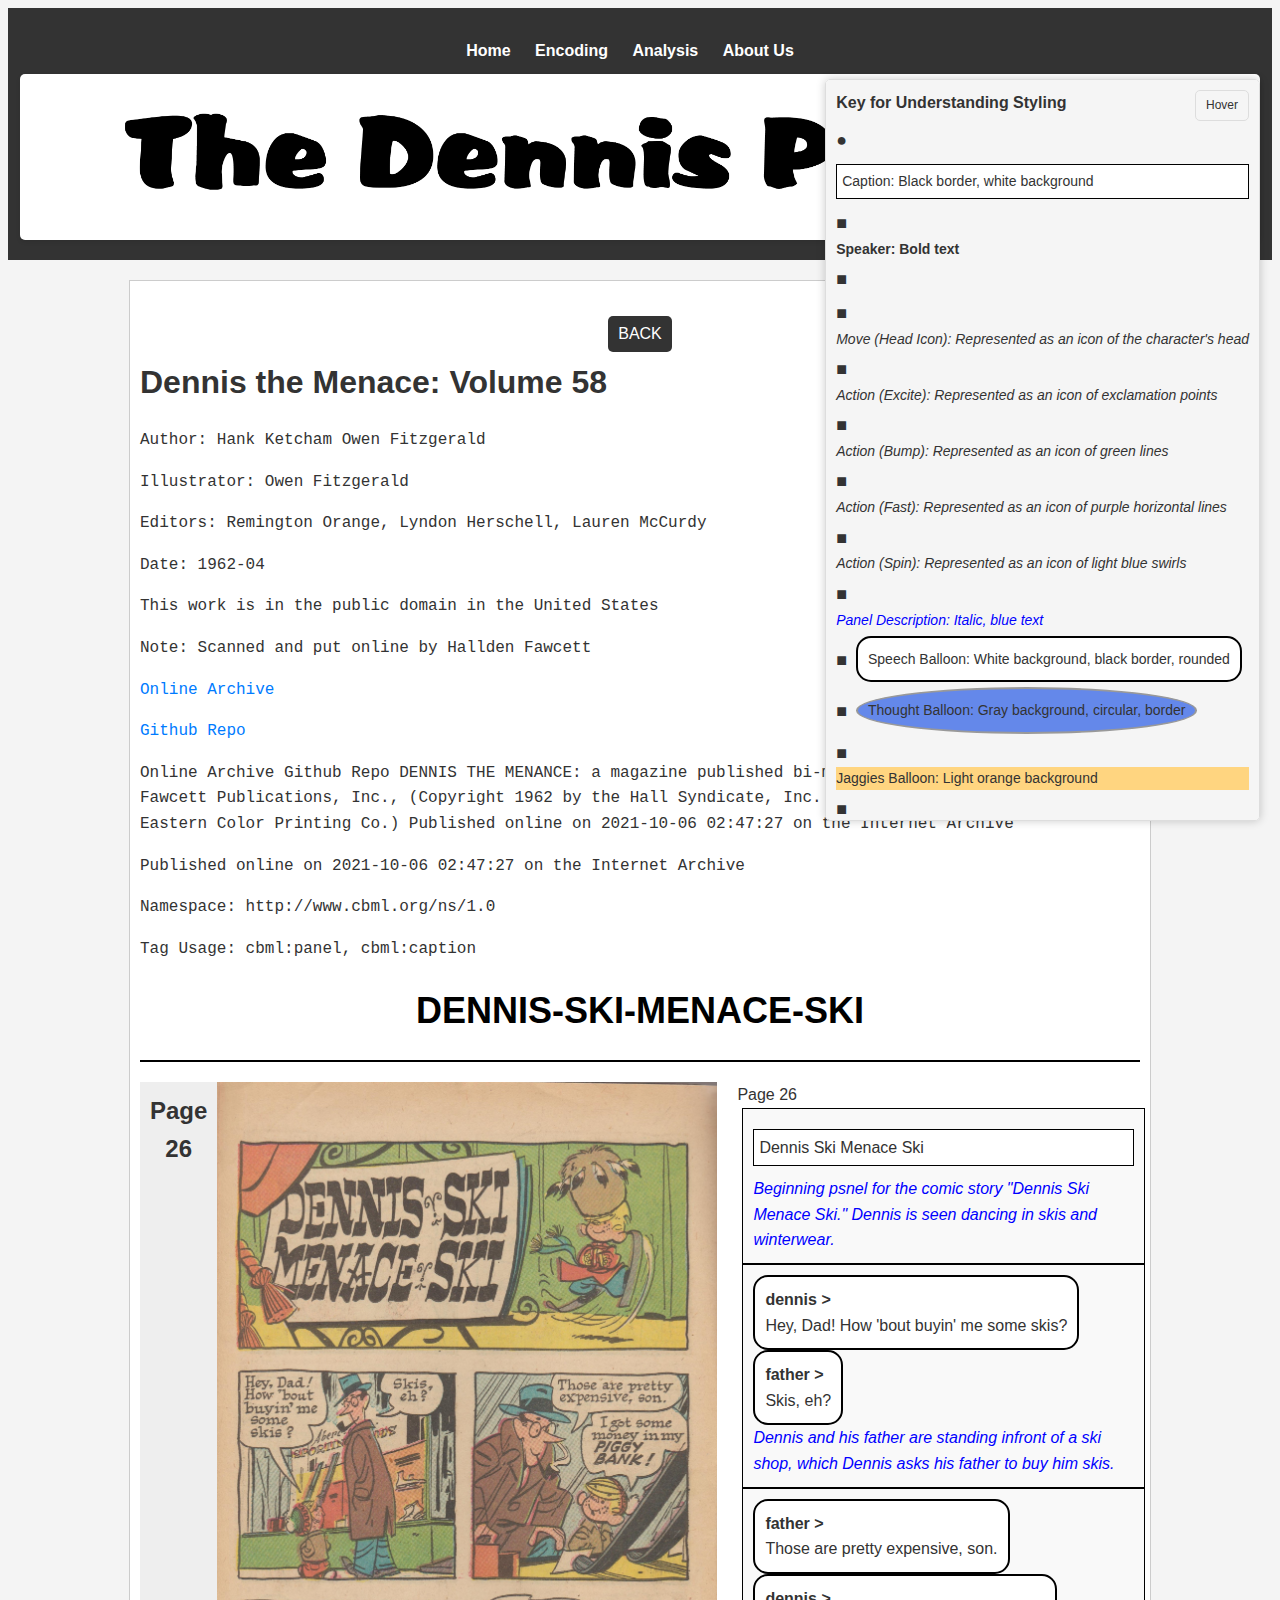
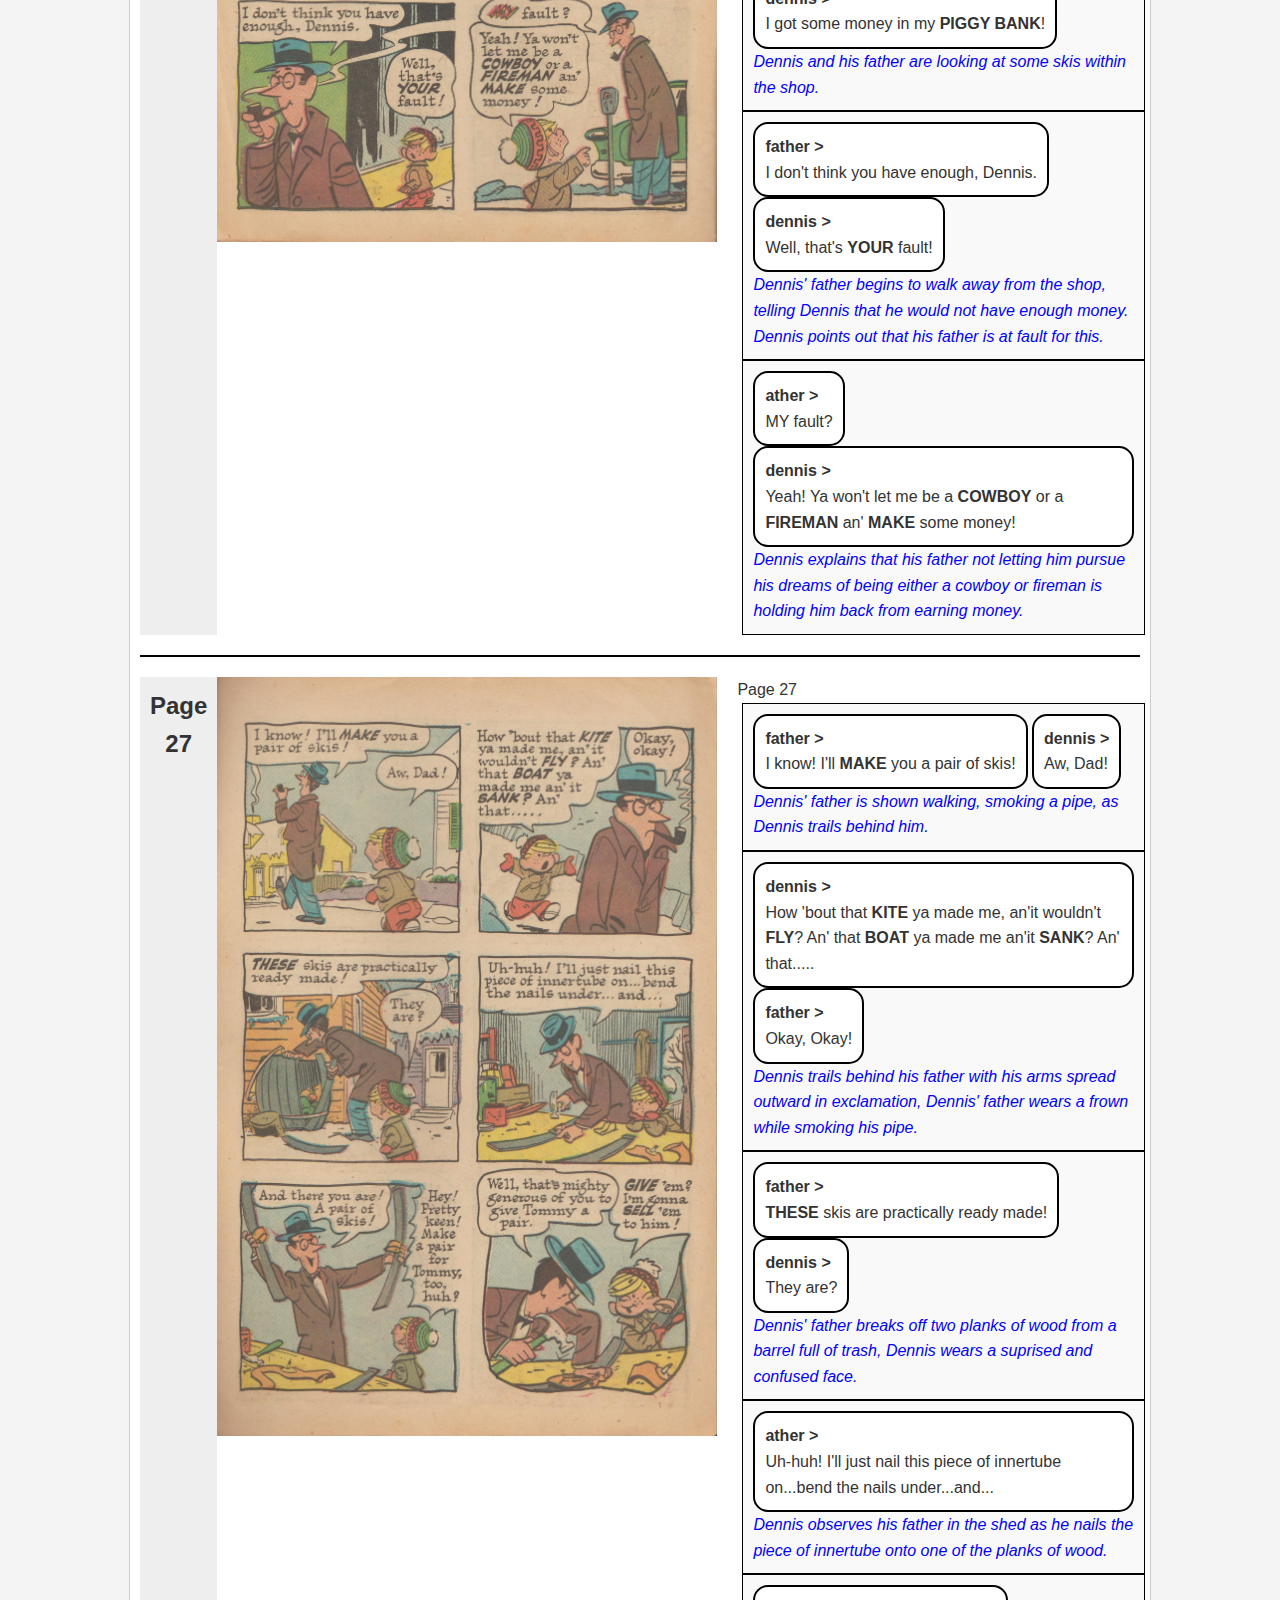
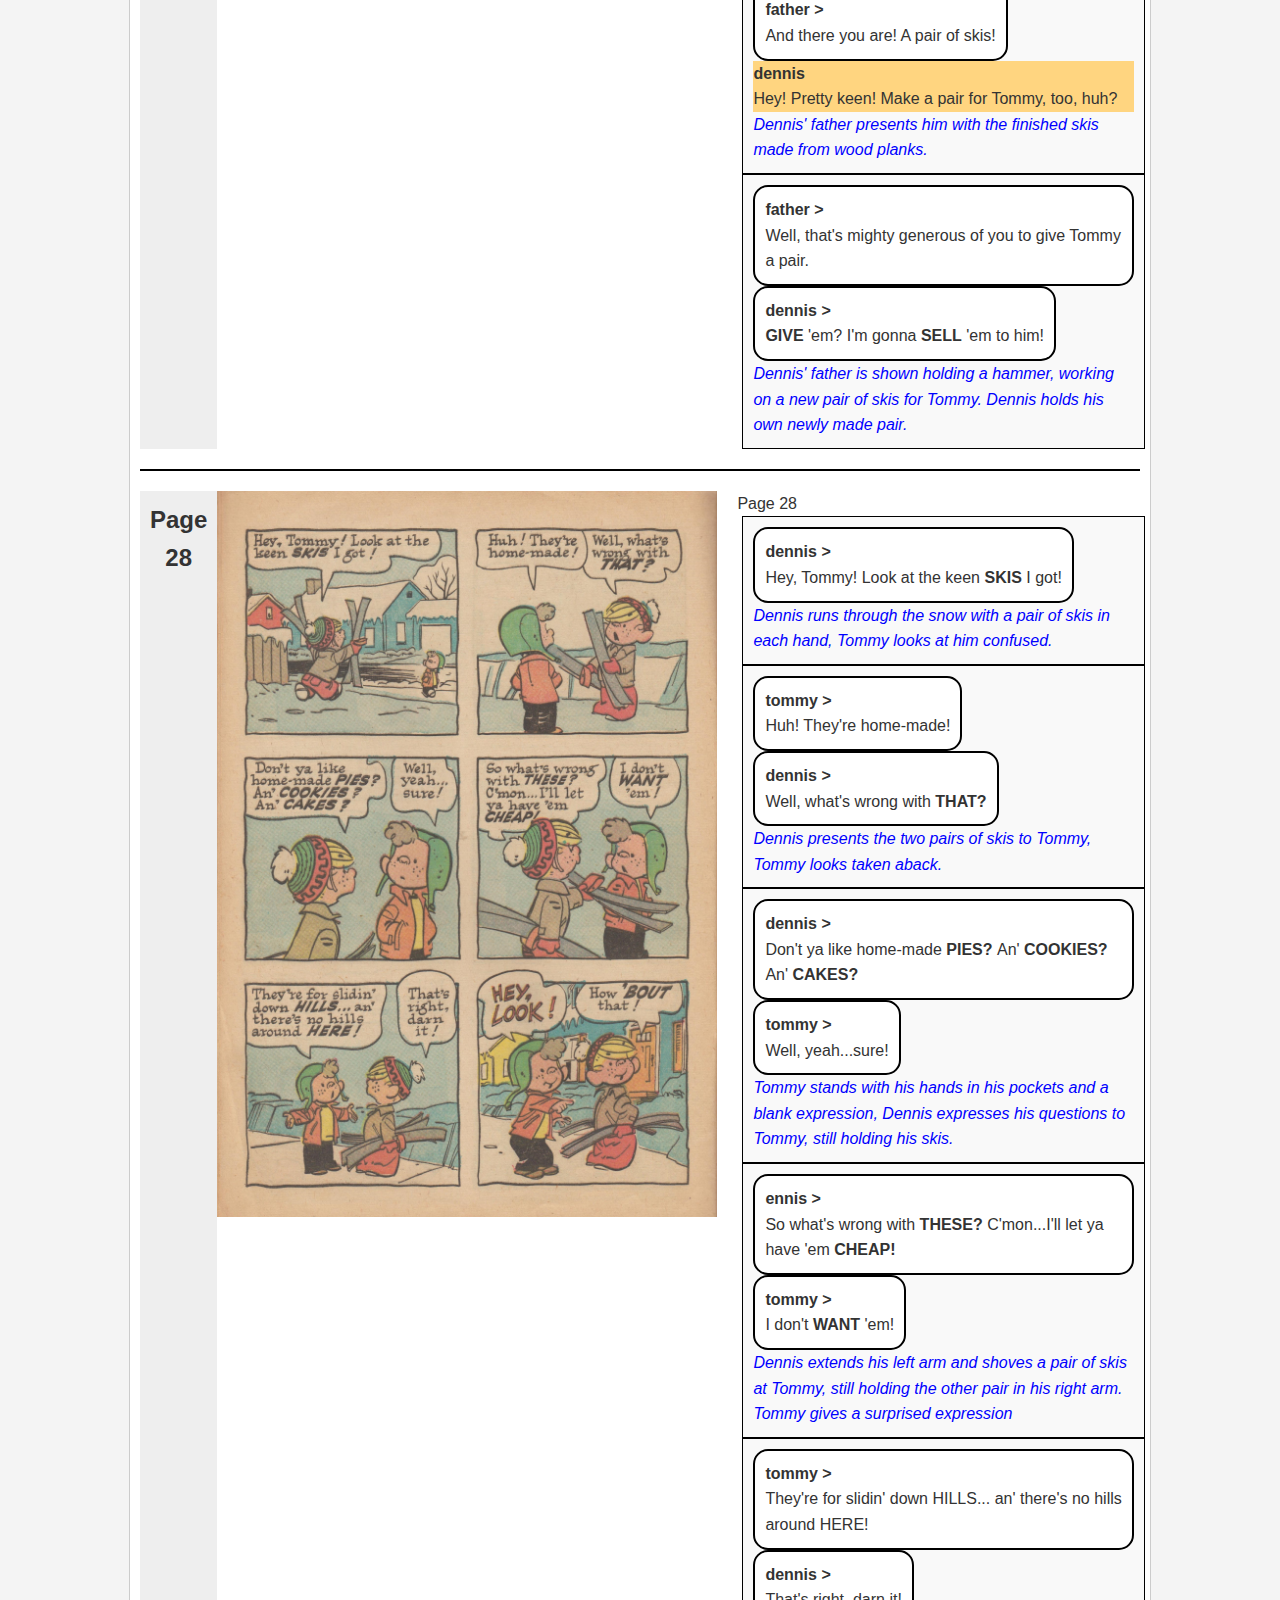
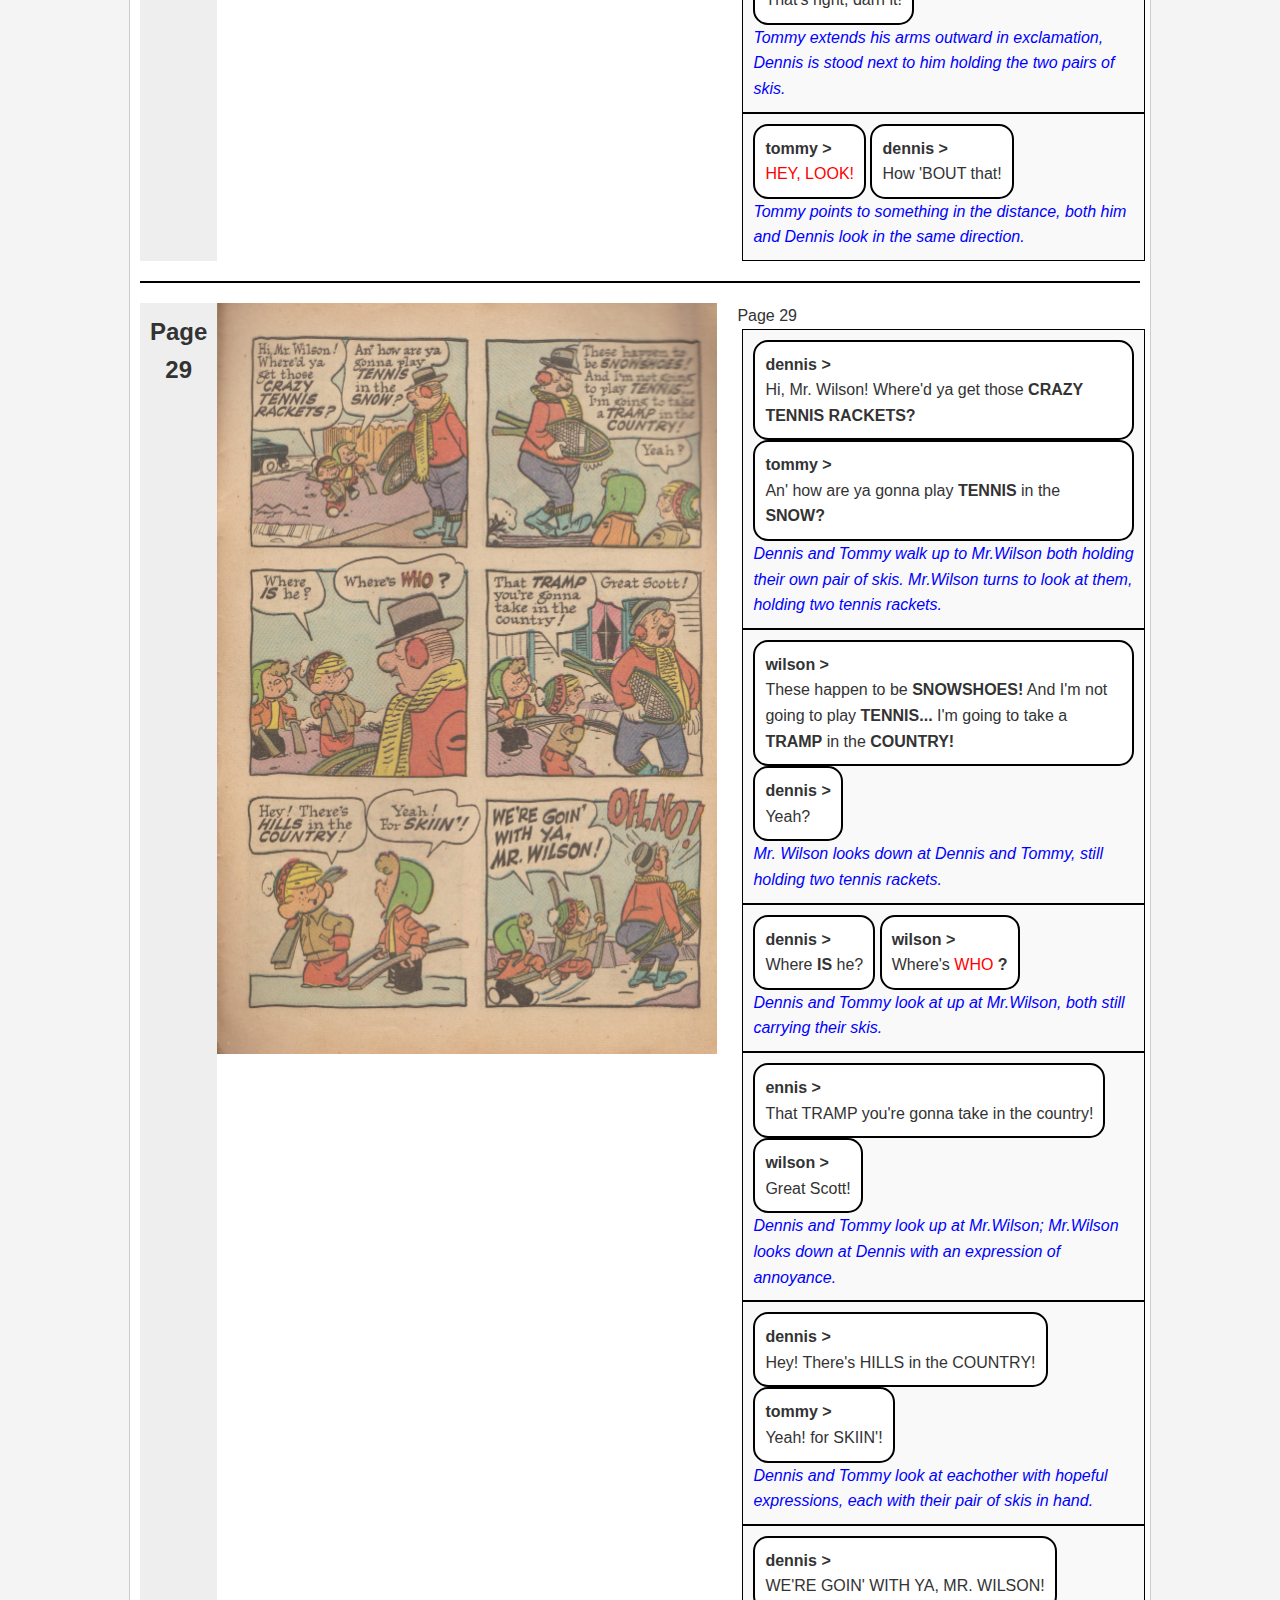
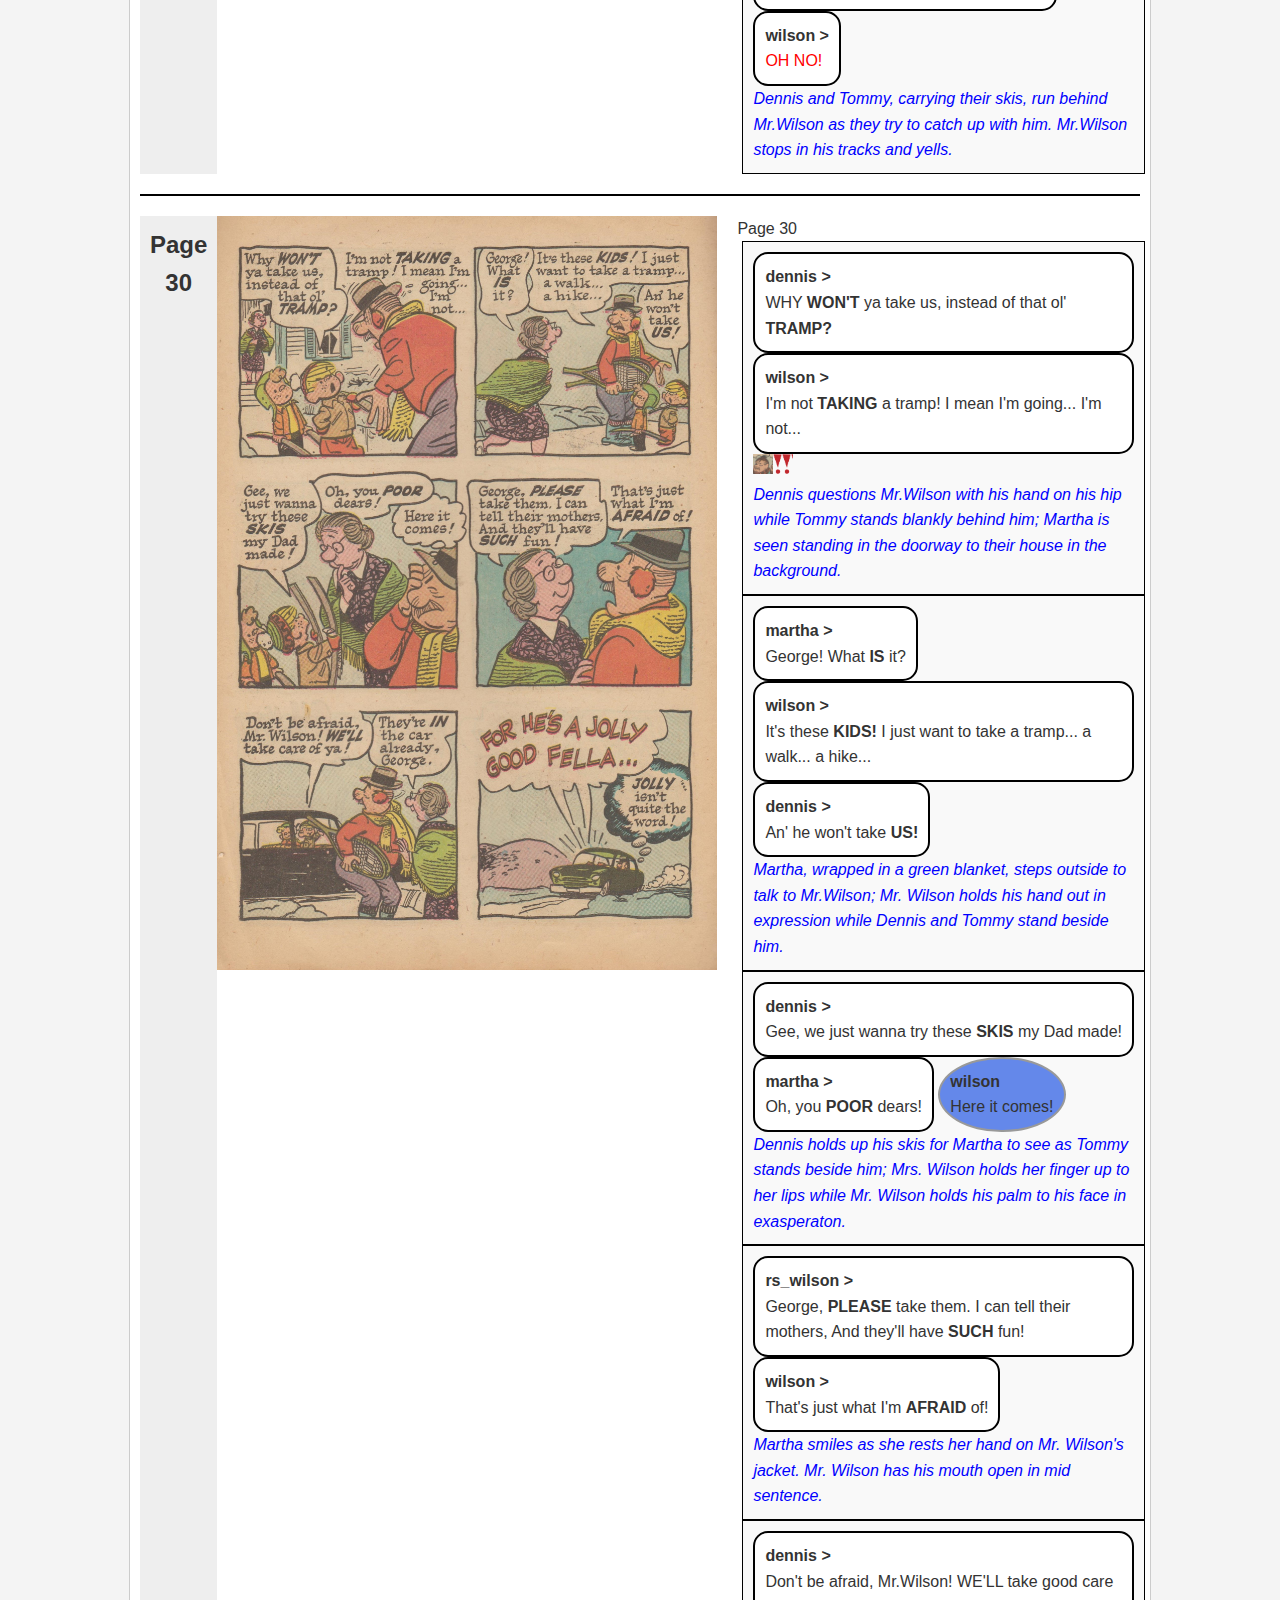
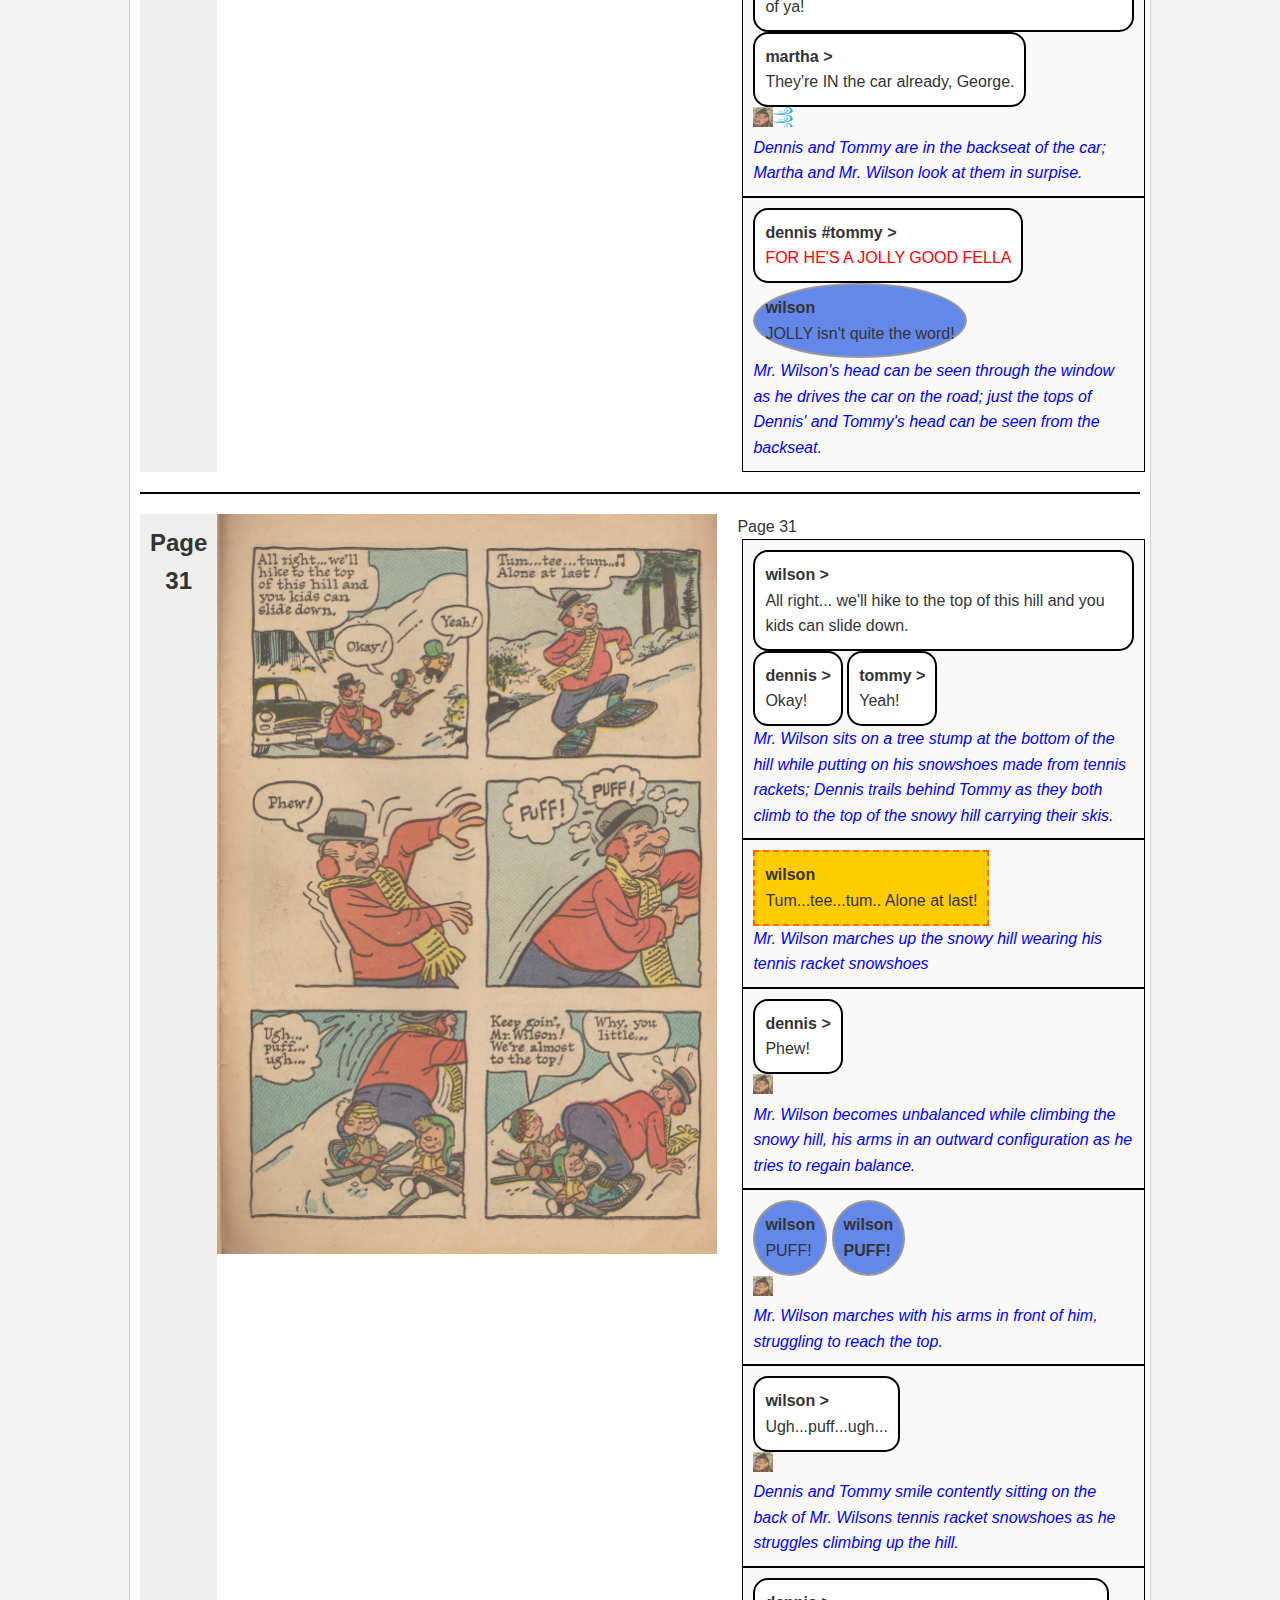
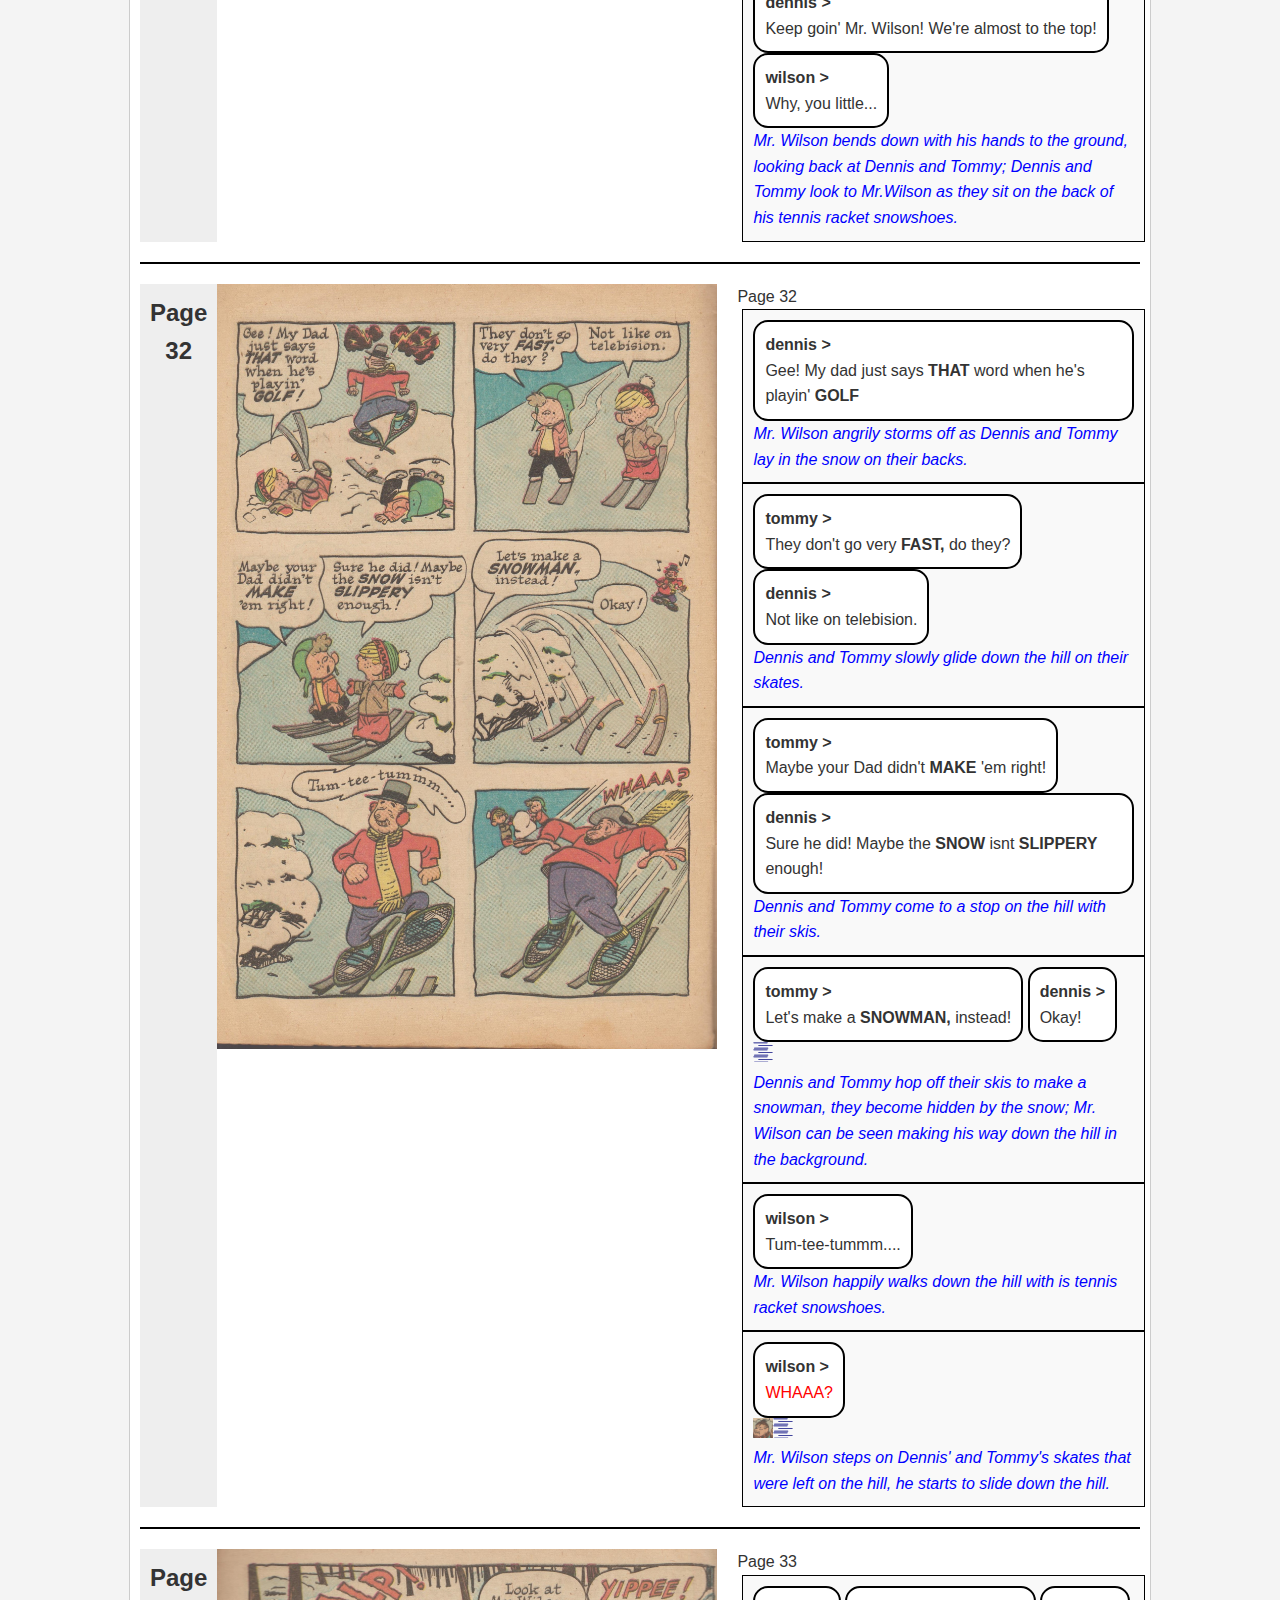
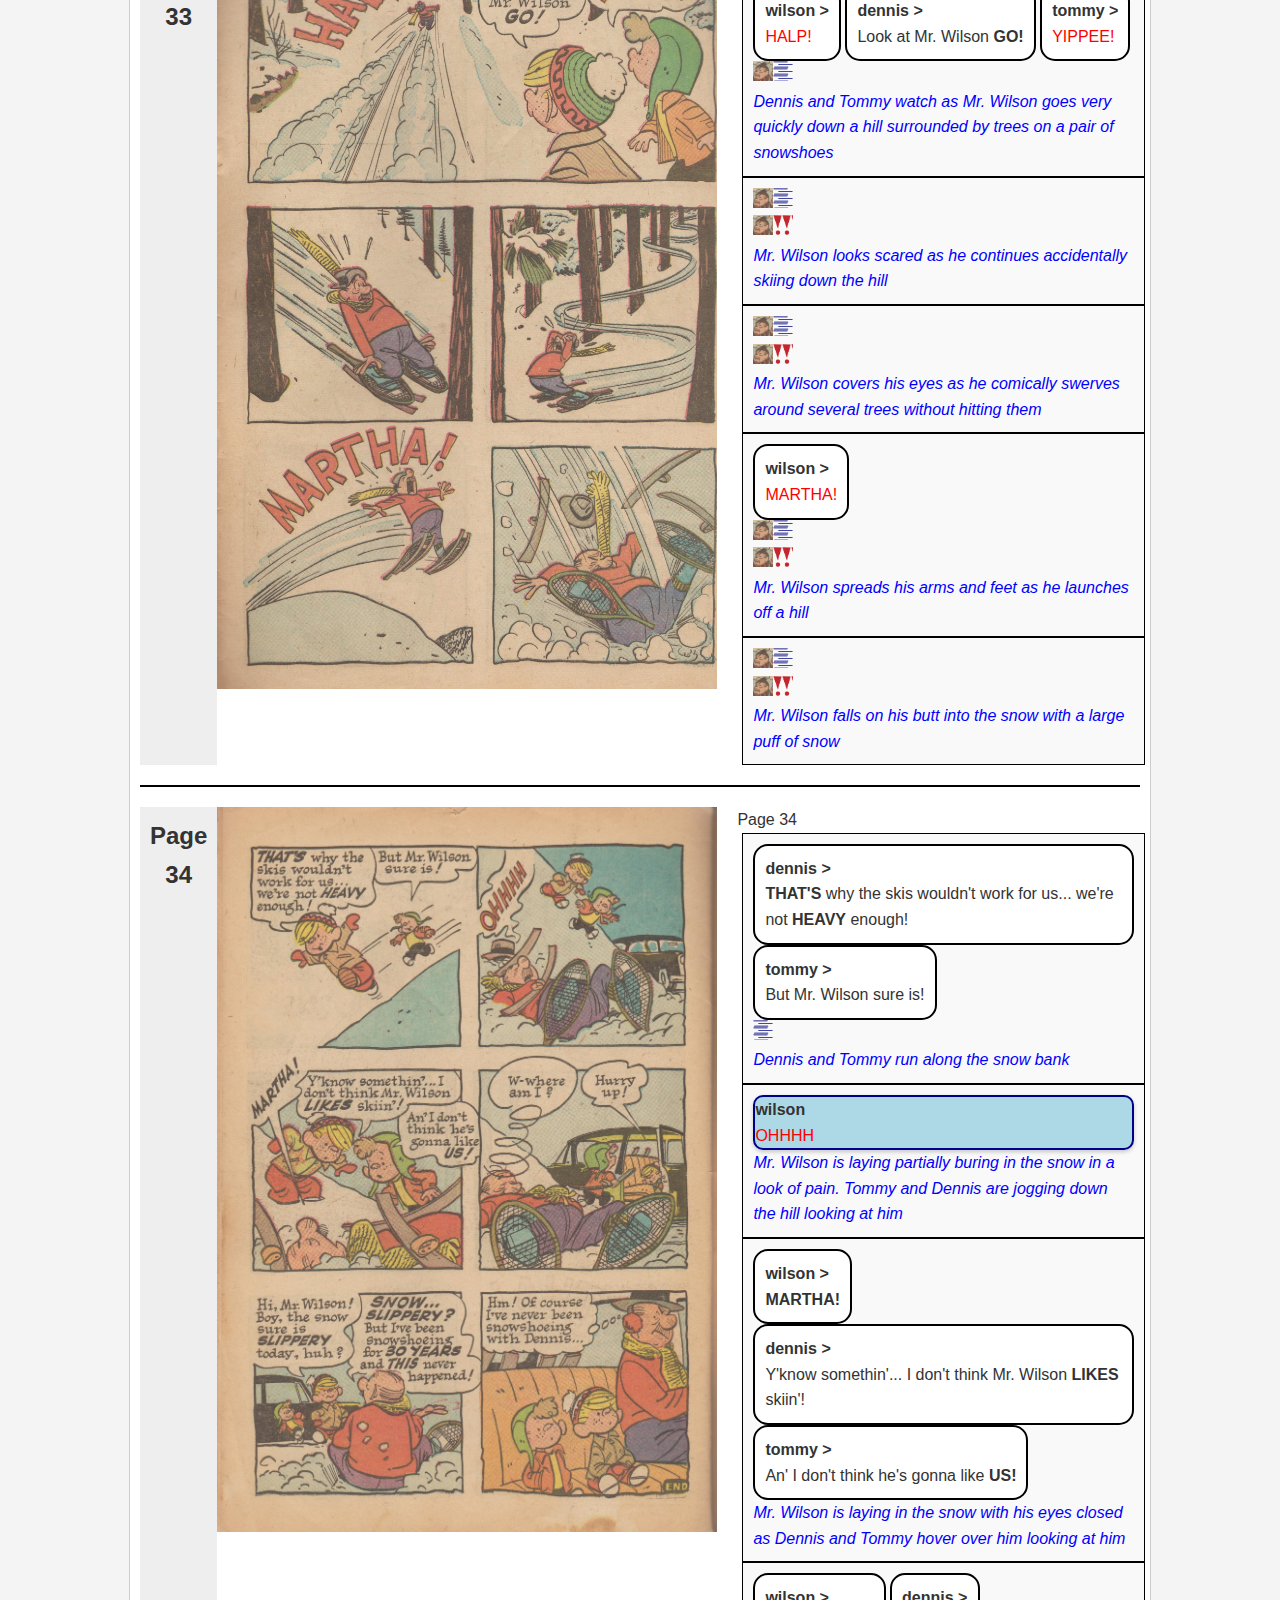
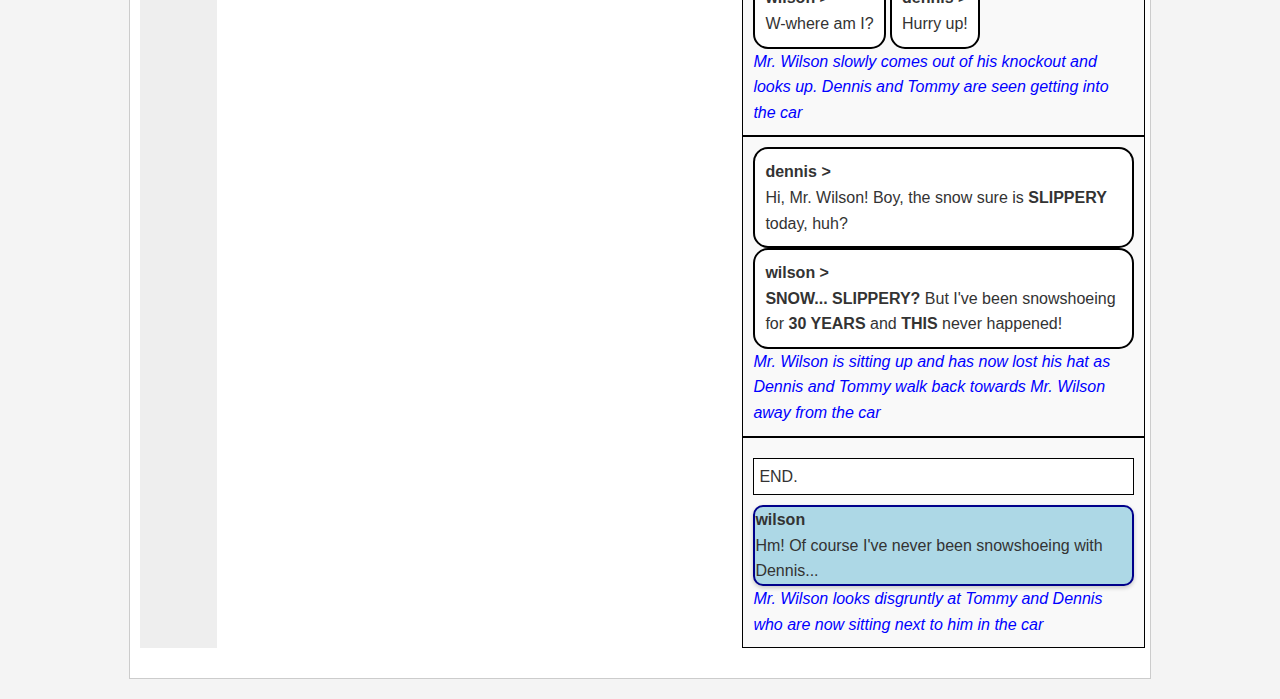
<file: docs/story6.html>
<!DOCTYPE html><html xmlns="http://www.w3.org/1999/xhtml" xmlns:cbml="http://www.cbml.org/ns/1.0">
   <head>
      <title>The Dennis Project: DENNIS SKI MENACE SKI</title>
      <link rel="stylesheet" type="text/css" href="XSLT_to_HTML.css"/>
      <link rel="icon" href="favicon.ico" type="image/x-icon"/>
      <link rel="shortcut icon" href="favicon.ico" type="image/x-icon"/>
      <link rel="stylesheet" type="text/css" href="style.css" />
      <meta charset="utf-8"/>
      <meta name="viewport" content="width=device-width, initial-scale=1"/>
      
      <style>        
        .button-container {
            text-align: center;
            margin-top: 20px;
        }

        .button {
            display: inline-block;
            background-color: #333;
            color: #fff;
            padding: 5px 10px;
            text-decoration: none;
            margin: 5px;
            border-radius: 5px;
        }

        .button:hover {
            background-color: #e01d26; 
        }</style>
      
      
   </head>
   <body>
      <header>
         <nav>
            <ul class="nav-links">
               <li><a href="home.html">Home</a></li>
               <li class="dropdown">
                  <a href="code.html">Encoding</a>
                  <ul class="dropdown-menu">
                     <li><a href="story1.html">Sleigh Mates</a></li>
                     <li><a href="story2.html">Nice Going</a></li>
                     <li><a href="story3.html">Grampa Story</a></li>
                     <li><a href="story4.html">Day by Day</a></li>
                     <li><a href="story5.html">All Washingtond Up</a></li>
                     <li><a href="story6.html">Dennis Ski Menace Ski</a></li>
                     <li><a href="story7.html">Geronimo</a></li>
                  </ul>
               </li>
               <li><a href="analysis.html">Analysis</a></li>
               <li><a href="about.html">About Us</a></li>
            </ul>
         </nav>
         
         <div class="container">
            <img src="images/Logo.png" alt="The Dennis Project Logo"></img>
         </div>
      </header>
      <!-- KEY -->
      <div class="scroll-key" id="scrollKey">
         <div class="key-content">
            <h2>Key for Understanding Styling</h2>
            <ul>
               <li><span class="key-symbol">&#9679;</span> <div class="caption caption-key">Caption: Black border, white background</div></li>
               <li><span class="key-symbol">&#9632;</span> <div class="speaker speaker-key">Speaker: Bold text</div></li>
               <li><span class="key-symbol">&#9632;</span> <div class="page-title page-title-key">Page Title (2nd of type): Hidden</div></li>
               <li><span class="key-symbol">&#9632;</span> <div class="move move-key">Move (Head Icon): Represented as an icon of the character's head</div></li>
               <li><span class="key-symbol">&#9632;</span> <div class="move move-key">Action (Excite): Represented as an icon of exclamation points</div></li>
               <li><span class="key-symbol">&#9632;</span> <div class="move move-key">Action (Bump): Represented as an icon of green lines</div></li>
               <li><span class="key-symbol">&#9632;</span> <div class="move move-key">Action (Fast): Represented as an icon of purple horizontal lines </div></li>
               <li><span class="key-symbol">&#9632;</span> <div class="move move-key">Action (Spin): Represented as an icon of light blue swirls</div></li>
               <li><span class="key-symbol">&#9632;</span> <div class="note note-key">Panel Description: Italic, blue text</div></li>
               <li><span class="key-symbol">&#9632;</span> <div class="speech-balloon speech-balloon-key">Speech Balloon: White background, black border, rounded</div></li>
               <li><span class="key-symbol">&#9632;</span> <div class="thought-balloon thought-balloon-key">Thought Balloon: Gray background, circular, border</div></li>
               <li><span class="key-symbol">&#9632;</span> <div class="jaggies-balloon jaggies-balloon-key">Jaggies Balloon: Light orange background</div></li>
               <li><span class="key-symbol">&#9632;</span> <div class="jaggies-balloon bubble-balloon-key">Bubble Balloon: </div></li>
               <li><span class="key-symbol">&#9632;</span> <div class="jaggies-balloon singing-balloon-key">Singing Balloon: </div></li>
               <li><span class="key-symbol">&#9632;</span> <div class="speaker speaker-key">Emphasis Bold: Bold text</div></li>
               <li><span class="key-symbol">&#9632;</span> <div class="speaker emph-large-key">Emphasis Large: 24 px size text</div></li>
               <li><span class="key-symbol">&#9632;</span> <div class="emph emph-red-key">Emphasis Red: Red text</div></li>
               <li><span class="key-symbol">&#9632;</span> <div class="emph emph-blue-key">Emphasis Blue: Blue text</div></li>
               <li><span class="key-symbol">&#9632;</span> <div class="emph emph-orange-key">Emphasis Orange: Orange text</div></li>
            </ul>
         </div>
         <div class="key-indicator">Hover</div>
      </div>
      <div class="comic">
         <div class="button-container">
            <a class="button" href="code.html">BACK</a>
         </div>
         
         <div class="tei-header">
            <div class="file-desc">
               <div class="title-stmt">
                  <h1>
                     Dennis the Menace: Volume 58 
                     </h1>
                  <p>
                     Author: Hank Ketcham Owen Fitzgerald</p>
                  <p>
                     Illustrator: Owen Fitzgerald</p>
                  <p>
                     Editors:
                     Remington Orange, Lyndon Herschell, Lauren McCurdy</p>
               </div>
               <div class="publication-stmt">
                  <p>
                     Date:  1962-04 </p>
                  <div class="availability">
                     <p>This work is in the public domain in the United States</p>
                  </div>
               </div>
               <div class="notes-stmt">
                  <p>
                     Note: Scanned and put online by Hallden Fawcett </p>
               </div>
               <div class="source-desc">
                  <p><a href="">Online Archive</a></p>
                  <p><a href="">Github Repo</a></p>
                  <p>Online Archive Github Repo DENNIS THE MENANCE: a magazine published bi-monthly by Hallden Division of Fawcett
                     Publications, Inc., (Copyright 1962 by the Hall Syndicate, Inc. Printed in the U.S.A.,
                     by the Eastern Color Printing Co.) Published online on 2021-10-06 02:47:27 on the Internet Archive</p>
                  <p>Published online on 2021-10-06 02:47:27 on the Internet Archive</p>
               </div>
            </div>
            <div class="encoding-desc">
               <div class="tags-decl">
                  <p>
                     Namespace: http://www.cbml.org/ns/1.0</p>
                  <p>
                     Tag Usage:
                     cbml:panel, cbml:caption</p>
               </div>
            </div>
         </div>
         
              
         
         
         
         <h1 class="story-title">DENNIS-SKI-MENACE-SKI</h1> 
         
         
         
         <div class="page">
            <div class="figure-head-box">
               <h2 class="figure-title">Page 26</h2>
            </div>
            <div class="page-image"><img src="images/pages/Dennis-58-26.jpeg" alt="Page 26" class="comic-image" width="500" height="auto"/></div>
            <div class="panel-container">
               
               
               
               Page 26
               
               
               
               <div class="panel-group">
                  
                  
                  
                  <div class="panel">
                     <div class="panel-content">
                        <div class="caption">
                           Dennis Ski Menace Ski
                           </div>
                        <div class="note"><em> Beginning psnel for the comic story "Dennis Ski Menace Ski." Dennis is seen dancing
                              in skis and winterwear.
                              </em></div>
                     </div>
                  </div> 
                  
                  
                  
                  <div class="panel">
                     <div class="panel-content">
                        <div class="speech-balloon">
                           <div class="speaker">dennis &gt;
                              </div> 
                           Hey, Dad! How 'bout buyin' me some skis?
                           </div>
                        <div class="speech-balloon">
                           <div class="speaker">father &gt;
                              </div>
                           Skis, eh?
                           </div>
                        <div class="note"><em> Dennis and his father are standing infront of a ski shop, which Dennis asks his father
                              to buy him skis.
                              </em></div>
                     </div>
                  </div>
                  
                  
                  
                  <div class="panel">
                     <div class="panel-content">
                        <div class="speech-balloon">
                           <div class="speaker">father &gt;
                              </div>
                           Those are pretty expensive, son.
                           </div>
                        <div class="speech-balloon">
                           <div class="speaker">dennis &gt;
                              </div>
                           I got some money in my <span class="emph-bold">PIGGY BANK</span>!
                           </div>
                        <div class="note"><em> Dennis and his father are looking at some skis within the shop.
                              </em></div>
                     </div>
                  </div>
                  
                  
                  
                  <div class="panel">
                     <div class="panel-content">
                        <div class="speech-balloon">
                           <div class="speaker">father &gt;
                              </div>
                           I don't think you have enough, Dennis.
                           </div>
                        <div class="speech-balloon">
                           <div class="speaker">dennis &gt;
                              </div>
                           Well, that's <span class="emph-bold">YOUR</span> fault!
                           </div>
                        <div class="note"><em> Dennis' father begins to walk away from the shop, telling Dennis that he would not
                              have enough money. Dennis points out that his father is at fault for this.
                              </em></div>
                     </div>
                  </div>
                  
                  
                  <div class="panel">
                     <div class="panel-content">
                        <div class="speech-balloon">
                           <div class="speaker">ather &gt;
                              </div>
                           MY fault?
                           </div>
                        <div class="speech-balloon">
                           <div class="speaker">dennis &gt;
                              </div>
                           Yeah! Ya won't let me be a <span class="emph-bold">COWBOY</span> or a <span class="emph-bold">FIREMAN</span> an' <span class="emph-bold">MAKE</span> some money!
                           </div>
                        <div class="note"><em> Dennis explains that his father not letting him pursue his dreams of being either
                              a cowboy or fireman is holding him back from earning money. 
                              </em></div>
                     </div>
                  </div>
                  
                  
                  </div>
               </div>
         </div>
          
         
         
         
         <div class="page">
            <div class="figure-head-box">
               <h2 class="figure-title">Page 27</h2>
            </div>
            <div class="page-image"><img src="images/pages/Dennis-58-27.jpeg" alt="Page 27" class="comic-image" width="500" height="auto"/></div>
            <div class="panel-container">
               
               
               Page 27
               
               
               
               <div class="panel-group">
                  
                  
                  
                  <div class="panel">
                     <div class="panel-content">
                        <div class="speech-balloon">
                           <div class="speaker">father &gt;
                              </div> I know! I'll <span class="emph-bold">MAKE</span> you a pair of skis! </div>
                        <div class="speech-balloon">
                           <div class="speaker">dennis &gt;
                              </div> Aw, Dad! </div>
                        <div class="note"><em> Dennis' father is shown walking, smoking a pipe, as
                              Dennis trails behind him. </em></div>
                     </div>
                  </div>
                  
                  
                  
                  <div class="panel">
                     <div class="panel-content">
                        <div class="speech-balloon">
                           <div class="speaker">dennis &gt;
                              </div> How 'bout that <span class="emph-bold">KITE</span> ya made me, an'it wouldn't <span class="emph-bold">FLY</span>? An' that <span class="emph-bold">BOAT</span>
                           ya made me an'it <span class="emph-bold">SANK</span>? An' that..... </div>
                        <div class="speech-balloon">
                           <div class="speaker">father &gt;
                              </div> Okay, Okay!</div>
                        <div class="note"><em> Dennis trails behind his father with his arms spread
                              outward in exclamation, Dennis' father wears a frown while smoking his
                              pipe.</em></div>
                     </div>
                  </div>
                  
                  
                  
                  <div class="panel">
                     <div class="panel-content">
                        <div class="speech-balloon">
                           <div class="speaker">father &gt;
                              </div>
                           <span class="emph-bold"> THESE</span> skis are practically ready made! </div>
                        <div class="speech-balloon">
                           <div class="speaker">dennis &gt;
                              </div> They are? </div>
                        <div class="note"><em> Dennis' father breaks off two planks of wood from a
                              barrel full of trash, Dennis wears a suprised and confused face.</em></div>
                     </div>
                  </div>
                  
                  
                  
                  
                  
                  <div class="panel">
                     <div class="panel-content">
                        <div class="speech-balloon">
                           <div class="speaker">ather &gt;
                              </div> Uh-huh! I'll just nail this piece
                           of innertube on...bend the nails under...and... </div>
                        <div class="note"><em> Dennis observes his father in the shed as he nails
                              the piece of innertube onto one of the planks of wood. </em></div>
                     </div>
                  </div>
                  
                  
                  
                  
                  
                  <div class="panel">
                     <div class="panel-content">
                        <div class="speech-balloon">
                           <div class="speaker">father &gt;
                              </div> And there you are! A pair of
                           skis! </div>
                        <div class="jaggies-balloon">
                           <div class="speaker">dennis</div> Hey! Pretty
                           keen! Make a pair for Tommy, too, huh? </div>
                        <div class="note"><em> Dennis' father presents him with the finished skis
                              made from wood planks. </em></div>
                     </div>
                  </div>
                  
                  
                  
                  <div class="panel">
                     <div class="panel-content">
                        <div class="speech-balloon">
                           <div class="speaker">father &gt;
                              </div> Well, that's mighty generous of
                           you to give Tommy a pair. </div>
                        <div class="speech-balloon">
                           <div class="speaker">dennis &gt;
                              </div>
                           <span class="emph-bold"> GIVE</span> 'em? I'm gonna <span class="emph-bold">
                              SELL</span> 'em to him!</div>
                        <div class="note"><em> Dennis' father is shown holding a hammer, working on
                              a new pair of skis for Tommy. Dennis holds his own newly made pair.
                              </em></div>
                     </div>
                  </div>
                  
                  
                  
                  </div>
               
               </div>
         </div>
         
         
         
         <div class="page">
            <div class="figure-head-box">
               <h2 class="figure-title">Page 28</h2>
            </div>
            <div class="page-image"><img src="images/pages/Dennis-58-28.jpeg" alt="Page 28" class="comic-image" width="500" height="auto"/></div>
            <div class="panel-container">
               
               
               Page 28
               
               
               
               <div class="panel-group">
                  
                  
                  
                  <div class="panel">
                     <div class="panel-content">
                        <div class="speech-balloon">
                           <div class="speaker">dennis &gt;
                              </div> Hey, Tommy! Look at the keen
                           <span class="emph-bold"> SKIS </span> I got! </div>
                        <div class="note"><em> Dennis runs through the snow with a pair of skis in
                              each hand, Tommy looks at him confused. </em></div>
                     </div>
                  </div>
                  
                  
                  
                  <div class="panel">
                     <div class="panel-content">
                        <div class="speech-balloon">
                           <div class="speaker">tommy &gt;
                              </div> Huh! They're home-made! </div>
                        <div class="speech-balloon">
                           <div class="speaker">dennis &gt;
                              </div> Well, what's wrong with <span class="emph-bold"> THAT? </span>
                           </div>
                        <div class="note"><em> Dennis presents the two pairs of skis to Tommy,
                              Tommy looks taken aback. </em></div>
                     </div>
                  </div>
                  
                  
                  
                  <div class="panel">
                     <div class="panel-content">
                        <div class="speech-balloon">
                           <div class="speaker">dennis &gt;
                              </div> Don't ya like home-made <span class="emph-bold"> PIES? </span> An' <span class="emph-bold"> COOKIES?
                              </span> An' <span class="emph-bold"> CAKES? </span>
                           </div>
                        <div class="speech-balloon">
                           <div class="speaker">tommy &gt;
                              </div> Well, yeah...sure! </div>
                        <div class="note"><em> Tommy stands with his hands in his pockets and a
                              blank expression, Dennis expresses his questions to Tommy, still holding
                              his skis. </em></div>
                     </div>
                  </div>
                  
                  
                  
                  
                  
                  <div class="panel">
                     <div class="panel-content">
                        <div class="speech-balloon">
                           <div class="speaker">ennis &gt;
                              </div> So what's wrong with <span class="emph-bold"> THESE? </span> C'mon...I'll let ya have 'em <span class="emph-bold"> CHEAP! </span>
                           </div>
                        <div class="speech-balloon">
                           <div class="speaker">tommy &gt;
                              </div> I don't <span class="emph-bold"> WANT
                              </span> 'em! </div>
                        <div class="note"><em> Dennis extends his left arm and shoves a pair of
                              skis at Tommy, still holding the other pair in his right arm. Tommy
                              gives a surprised expression</em></div>
                     </div>
                  </div>
                  
                  
                  
                  
                  
                  <div class="panel">
                     <div class="panel-content">
                        <div class="speech-balloon">
                           <div class="speaker">tommy &gt;
                              </div> They're for slidin' down HILLS... an' there's no hills around HERE!
                           </div>
                        <div class="speech-balloon">
                           <div class="speaker">dennis &gt;
                              </div> That's right, darn
                           it!</div>
                        <div class="note"><em> Tommy extends his arms outward in exclamation,
                              Dennis is stood next to him holding the two pairs of skis. </em></div>
                     </div>
                  </div>
                  
                  
                  
                  
                  <div class="panel">
                     <div class="panel-content">
                        <div class="speech-balloon">
                           <div class="speaker">tommy &gt;
                              </div>
                           <span class="emph-red">HEY, LOOK!</span>
                           </div>
                        <div class="speech-balloon">
                           <div class="speaker">dennis &gt;
                              </div> How 'BOUT that!</div>
                        <div class="note"><em> Tommy points to something in the distance, both him
                              and Dennis look in the same direction. </em></div>
                     </div>
                  </div>
                  
                  
                  </div>
               
               </div>
         </div>
         
         
         
         
         <div class="page">
            <div class="figure-head-box">
               <h2 class="figure-title">Page 29</h2>
            </div>
            <div class="page-image"><img src="images/pages/Dennis-58-29.jpeg" alt="Page 29" class="comic-image" width="500" height="auto"/></div>
            <div class="panel-container">  
               
               
               Page 29
               
               
               <div class="panel-group">
                  
                  
                  
                  <div class="panel">
                     <div class="panel-content">
                        <div class="speech-balloon">
                           <div class="speaker">dennis &gt;
                              </div> 
                           Hi, Mr. Wilson! Where'd ya get those <span class="emph-bold"> CRAZY TENNIS RACKETS?
                              </span>
                           </div>
                        <div class="speech-balloon">
                           <div class="speaker">tommy &gt;
                              </div>  
                           An' how are ya gonna play <span class="emph-bold"> TENNIS</span> in the <span class="emph-bold">SNOW?</span>
                           </div>
                        <div class="note"><em> Dennis and Tommy walk up to Mr.Wilson both holding their own pair of skis. 
                              Mr.Wilson turns to look at them, holding two tennis rackets.
                              </em></div>
                     </div>
                  </div>
                  
                  
                  
                  <div class="panel">
                     <div class="panel-content">
                        <div class="speech-balloon">
                           <div class="speaker">wilson &gt;
                              </div>
                           These happen to be <span class="emph-bold">SNOWSHOES!</span> And I'm not going to play <span class="emph-bold">TENNIS...</span>
                           I'm going to take a <span class="emph-bold">TRAMP</span> in the <span class="emph-bold">COUNTRY!</span>           
                           </div>
                        <div class="speech-balloon">
                           <div class="speaker">dennis &gt;
                              </div>
                           Yeah?                  
                           </div>
                        <div class="note"><em> Mr. Wilson looks down at Dennis and Tommy, still holding two tennis rackets. 
                              </em></div>
                     </div>
                  </div>
                  
                  
                  
                  <div class="panel">
                     <div class="panel-content">
                        <div class="speech-balloon">
                           <div class="speaker">dennis &gt;
                              </div>   
                           Where <span class="emph-bold">IS</span> he?          
                           </div>
                        <div class="speech-balloon">
                           <div class="speaker">wilson &gt;
                              </div>
                           Where's <span class="emph-red">WHO</span> <span class="emph-bold">?</span>
                           </div>
                        <div class="note"><em> Dennis and Tommy look at up at Mr.Wilson, both still carrying their skis. 
                              
                              </em></div>
                     </div>
                  </div>
                  
                  
                  
                  
                  
                  <div class="panel">
                     <div class="panel-content">
                        <div class="speech-balloon">
                           <div class="speaker">ennis &gt;
                              </div>
                           That TRAMP you're gonna take in the country! 
                           </div>
                        <div class="speech-balloon">
                           <div class="speaker">wilson &gt;
                              </div>
                           Great Scott!
                           </div>
                        <div class="note"><em> Dennis and Tommy look up at Mr.Wilson; Mr.Wilson looks down at Dennis 
                              with an expression of annoyance.</em></div>
                     </div>
                  </div>
                  
                  
                  
                  
                  
                  <div class="panel">
                     <div class="panel-content">
                        <div class="speech-balloon">
                           <div class="speaker">dennis &gt;
                              </div> 
                           Hey! There's HILLS in the COUNTRY!
                           </div>
                        <div class="speech-balloon">
                           <div class="speaker">tommy &gt;
                              </div> 
                           Yeah! for SKIIN'!
                           </div>
                        <div class="note"><em> Dennis and Tommy look at eachother with hopeful expressions, each with their pair
                              of skis in hand. 
                              </em></div>
                     </div>
                  </div> 
                  
                  
                  
                  <div class="panel">
                     <div class="panel-content">
                        <div class="speech-balloon">
                           <div class="speaker">dennis &gt;
                              </div> 
                           WE'RE GOIN' WITH YA, MR. WILSON!
                           </div>
                        <div class="speech-balloon">
                           <div class="speaker">wilson &gt;
                              </div> 
                           <span class="emph-red">OH NO!</span> 
                           </div>
                        <div class="note"><em> Dennis and Tommy, carrying their skis, run behind Mr.Wilson as they try to catch
                              up with him. Mr.Wilson stops 
                              in his tracks and yells. 
                              </em></div>
                     </div>
                  </div> 
                  
                  </div>
                   
               </div>
         </div>
         
         
         <div class="page">
            <div class="figure-head-box">
               <h2 class="figure-title">Page 30</h2>
            </div>
            <div class="page-image"><img src="images/pages/Dennis-58-30.jpeg" alt="Page 30" class="comic-image" width="500" height="auto"/></div>
            <div class="panel-container">
               
               
               Page 30
               
               
               
               <div class="panel-group">
                  
                  
                  
                  <div class="panel">
                     <div class="panel-content">
                        <div class="speech-balloon">
                           <div class="speaker">dennis &gt;
                              </div> WHY <span class="emph-bold"> WON'T
                              </span> ya take us, instead of that ol' <span class="emph-bold">
                              TRAMP?</span>
                           </div>
                        <div class="speech-balloon">
                           <div class="speaker">wilson &gt;
                              </div> I'm not <span class="emph-bold">
                              TAKING </span> a tramp! I mean I'm going... I'm not... </div>
                        <div class="move"><span class="character-icon wilson-icon"></span><span class="action-icon excite-icon"></span></div>
                        <div class="note"><em> Dennis questions Mr.Wilson with his hand on his hip
                              while Tommy stands blankly behind him; Martha is seen standing in the
                              doorway to their house in the background.</em></div>
                     </div>
                  </div>
                  
                  
                  
                  <div class="panel">
                     <div class="panel-content">
                        <div class="speech-balloon">
                           <div class="speaker">martha &gt;
                              </div> George! What <span class="emph-bold"> IS </span> it? </div>
                        <div class="speech-balloon">
                           <div class="speaker">wilson &gt;
                              </div> It's these <span class="emph-bold">
                              KIDS! </span> I just want to take a tramp... a walk... a hike... </div>
                        <div class="speech-balloon">
                           <div class="speaker">dennis &gt;
                              </div> An' he won't take <span class="emph-bold"> US!</span>
                           </div>
                        <div class="note"><em> Martha, wrapped in a green blanket, steps outside to
                              talk to Mr.Wilson; Mr. Wilson holds his hand out in expression while
                              Dennis and Tommy stand beside him.</em></div>
                     </div>
                  </div>
                  
                  
                  
                  <div class="panel">
                     <div class="panel-content">
                        <div class="speech-balloon">
                           <div class="speaker">dennis &gt;
                              </div> Gee, we just wanna try these
                           <span class="emph-bold"> SKIS </span> my Dad made! </div>
                        <div class="speech-balloon">
                           <div class="speaker">martha &gt;
                              </div> Oh, you <span class="emph-bold">
                              POOR</span> dears! </div>
                        <div class="thought-balloon">
                           <div class="speaker">wilson</div> Here it comes! </div>
                        <div class="note"><em> Dennis holds up his skis for Martha to see as Tommy
                              stands beside him; Mrs. Wilson holds her finger up to her lips while Mr.
                              Wilson holds his palm to his face in exasperaton. </em></div>
                     </div>
                  </div>
                  
                  
                  
                  
                  
                  <div class="panel">
                     <div class="panel-content">
                        <div class="speech-balloon">
                           <div class="speaker">rs_wilson &gt;
                              </div> George, <span class="emph-bold">
                              PLEASE </span> take them. I can tell their mothers, And they'll have
                           <span class="emph-bold"> SUCH </span> fun! </div>
                        <div class="speech-balloon">
                           <div class="speaker">wilson &gt;
                              </div> That's just what I'm <span class="emph-bold"> AFRAID </span> of! </div>
                        <div class="note"><em> Martha smiles as she rests her hand on Mr. Wilson's
                              jacket. Mr. Wilson has his mouth open in mid sentence. </em></div>
                     </div>
                  </div>
                  
                  
                  
                  
                  
                  <div class="panel">
                     <div class="panel-content">
                        <div class="speech-balloon">
                           <div class="speaker">dennis &gt;
                              </div> Don't be afraid, Mr.Wilson! WE'LL take good care of ya! </div>
                        <div class="speech-balloon">
                           <div class="speaker">martha &gt;
                              </div> They're IN the car already, George.</div>
                        <div class="move"><span class="character-icon wilson-icon"></span><span class="action-icon spin-icon"></span></div>
                        <div class="note"><em> Dennis and Tommy are in the backseat of the car;
                              Martha and Mr. Wilson look at them in surpise. </em></div>
                     </div>
                  </div>
                  
                  
                  
                  
                  <div class="panel">
                     <div class="panel-content">
                        <div class="speech-balloon">
                           <div class="speaker">dennis #tommy &gt;
                              </div>
                           <span class="emph-red">FOR HE'S A JOLLY GOOD FELLA </span>
                           </div>
                        <div class="thought-balloon">
                           <div class="speaker">wilson</div>
                            JOLLY  isn't quite the word! </div>
                        <div class="note"><em> Mr. Wilson's head can be seen through the window as
                              he drives the car on the road; just the tops of Dennis' and
                              Tommy's head can be seen from the backseat. </em></div>
                     </div>
                  </div>
                  
                  
                  </div>
               
               </div>
         </div>
         
         
         
         <div class="page">
            <div class="figure-head-box">
               <h2 class="figure-title">Page 31</h2>
            </div>
            <div class="page-image"><img src="images/pages/Dennis-58-31.jpeg" alt="Page 31" class="comic-image" width="500" height="auto"/></div>
            <div class="panel-container">
               
               
               Page 31
               
               
               
               <div class="panel-group">
                  
                  
                  
                  <div class="panel">
                     <div class="panel-content">
                        <div class="speech-balloon">
                           <div class="speaker">wilson &gt;
                              </div> All right... we'll hike to the
                           top of this hill and you kids can slide down. </div>
                        <div class="speech-balloon">
                           <div class="speaker">dennis &gt;
                              </div> Okay! </div>
                        <div class="speech-balloon">
                           <div class="speaker">tommy &gt;
                              </div> Yeah! </div>
                        <div class="note"><em> Mr. Wilson sits on a tree stump at the bottom of the
                              hill while putting on his snowshoes made from tennis rackets; Dennis
                              trails behind Tommy as they both climb to the top of the snowy hill
                              carrying their skis.</em></div>
                     </div>
                  </div>
                  
                  
                  
                  <div class="panel">
                     <div class="panel-content">
                        <div class="singing-balloon">
                           <div class="speaker">wilson</div> Tum...tee...tum.. Alone at
                           last!</div>
                        <div class="note"><em> Mr. Wilson marches up the snowy hill wearing his
                              tennis racket snowshoes </em></div>
                     </div>
                  </div>
                  
                  
                  
                  <div class="panel">
                     <div class="panel-content">
                        <div class="speech-balloon">
                           <div class="speaker">dennis &gt;
                              </div> Phew! </div>
                        <div class="move"><span class="character-icon wilson-icon"></span></div>
                        <div class="note"><em> Mr. Wilson becomes unbalanced while climbing the
                              snowy hill, his arms in an outward configuration as he tries to regain
                              balance. </em></div>
                     </div>
                  </div>
                  
                  
                  
                  
                  
                  <div class="panel">
                     <div class="panel-content">
                        <div class="thought-balloon">
                           <div class="speaker">wilson</div> PUFF! </div>
                        <div class="thought-balloon">
                           <div class="speaker">wilson</div>
                           <span class="emph-bold"> PUFF! </span>
                           </div>
                        <div class="move"><span class="character-icon wilson-icon"></span></div>
                        <div class="note"><em> Mr. Wilson marches with his arms in front of him,
                              struggling to reach the top.</em></div>
                     </div>
                  </div>
                  
                  
                  
                  
                  
                  <div class="panel">
                     <div class="panel-content">
                        <div class="speech-balloon">
                           <div class="speaker">wilson &gt;
                              </div>
                           Ugh...puff...ugh...</div>
                        <div class="move"><span class="character-icon wilson-icon"></span></div>
                        <div class="note"><em> Dennis and Tommy smile contently sitting on the back
                              of Mr. Wilsons tennis racket snowshoes as he struggles climbing up the
                              hill. </em></div>
                     </div>
                  </div>
                  
                  
                  
                  
                  <div class="panel">
                     <div class="panel-content">
                        <div class="speech-balloon">
                           <div class="speaker">dennis &gt;
                              </div> Keep goin' Mr. Wilson! We're
                           almost to the top! </div>
                        <div class="speech-balloon">
                           <div class="speaker">wilson &gt;
                              </div> Why, you
                           little...</div>
                        <div class="note"><em> Mr. Wilson bends down with his hands to the ground,
                              looking back at Dennis and Tommy; Dennis and Tommy look to Mr.Wilson as
                              they sit on the back of his tennis racket snowshoes. </em></div>
                     </div>
                  </div>
                  
                  
                  </div>
               
               </div>
         </div>
         
         
         
         <div class="page">
            <div class="figure-head-box">
               <h2 class="figure-title">Page 32</h2>
            </div>
            <div class="page-image"><img src="images/pages/Dennis-58-32.jpeg" alt="Page 32" class="comic-image" width="500" height="auto"/></div>
            <div class="panel-container">
               
               
               Page 32
               
               
               <div class="panel-group">
                  
                  
                  
                  
                  <div class="panel">
                     <div class="panel-content">
                        <div class="speech-balloon">
                           <div class="speaker">dennis &gt;
                              </div> Gee! My dad just says <span class="emph-bold">THAT</span> word when he's playin' <span class="emph-bold">GOLF</span>
                           </div>
                        <div class="note"><em> Mr. Wilson angrily storms off as Dennis and Tommy
                              lay in the snow on their backs. </em></div>
                     </div>
                  </div>
                  
                  
                  
                  <div class="panel">
                     <div class="panel-content">
                        <div class="speech-balloon">
                           <div class="speaker">tommy &gt;
                              </div> They don't go very <span class="emph-bold">FAST,</span> do they? </div>
                        <div class="speech-balloon">
                           <div class="speaker">dennis &gt;
                              </div> Not like on telebision. </div>
                        <div class="note"><em> Dennis and Tommy slowly glide down the hill on their
                              skates. </em></div>
                     </div>
                  </div>
                  
                  
                  
                  <div class="panel">
                     <div class="panel-content">
                        <div class="speech-balloon">
                           <div class="speaker">tommy &gt;
                              </div> Maybe your Dad didn't <span class="emph-bold">MAKE</span> 'em right! </div>
                        <div class="speech-balloon">
                           <div class="speaker">dennis &gt;
                              </div> Sure he did! Maybe the <span class="emph-bold">SNOW</span> isnt <span class="emph-bold">SLIPPERY</span>
                           enough! </div>
                        <div class="note"><em> Dennis and Tommy come to a stop on the hill with
                              their skis. </em></div>
                     </div>
                  </div>
                  
                  
                  
                  <div class="panel">
                     <div class="panel-content">
                        <div class="speech-balloon">
                           <div class="speaker">tommy &gt;
                              </div> Let's make a <span class="emph-bold">SNOWMAN,</span> instead!</div>
                        <div class="speech-balloon">
                           <div class="speaker">dennis &gt;
                              </div> Okay! </div>
                        <div class="move"><span class="action-icon fast-icon"></span></div>
                        <div class="note"><em> Dennis and Tommy hop off their skis to make a
                              snowman, they become hidden by the snow; Mr. Wilson can be seen making
                              his way down the hill in the background. </em></div>
                     </div>
                  </div>
                  
                  
                  <div class="panel">
                     <div class="panel-content">
                        <div class="speech-balloon">
                           <div class="speaker">wilson &gt;
                              </div> Tum-tee-tummm.... </div>
                        <div class="note"><em> Mr. Wilson happily walks down the hill with is
                              tennis racket snowshoes. </em></div>
                     </div>
                  </div>
                  
                  
                  <div class="panel">
                     <div class="panel-content">
                        <div class="speech-balloon">
                           <div class="speaker">wilson &gt;
                              </div>
                           <span class="emph-red">WHAAA?</span>
                           </div>
                        <div class="move"><span class="character-icon wilson-icon"></span><span class="action-icon fast-icon"></span></div>
                        <div class="note"><em> Mr. Wilson steps on Dennis' and Tommy's skates that
                              were left on the hill, he starts to slide down the hill. </em></div>
                     </div>
                  </div>
                  
                  
                  </div>
               
               </div>
         </div>
         
         
         
         
         <div class="page">
            <div class="figure-head-box">
               <h2 class="figure-title">Page 33</h2>
            </div>
            <div class="page-image"><img src="images/pages/Dennis-58-33.jpeg" alt="Page 33" class="comic-image" width="500" height="auto"/></div>
            <div class="panel-container">   
               
               
               Page 33
               
               
               <div class="panel-group">
                  
                  
                  
                  
                  <div class="panel">
                     <div class="panel-content">
                        <div class="speech-balloon">
                           <div class="speaker">wilson &gt;
                              </div>   
                           <span class="emph-red">HALP!</span>            
                           </div>
                        <div class="speech-balloon">
                           <div class="speaker">dennis &gt;
                              </div>
                           Look at Mr. Wilson <span class="emph-bold">GO!</span>
                           </div>
                        <div class="speech-balloon">
                           <div class="speaker">tommy &gt;
                              </div>
                           <span class="emph-red">YIPPEE!</span>
                           </div>
                        <div class="move"><span class="character-icon wilson-icon"></span><span class="action-icon fast-icon"></span></div>
                        <div class="note"><em> Dennis and Tommy watch as Mr. Wilson goes very quickly down a hill surrounded by
                              trees on a pair of snowshoes
                              </em></div>
                     </div>
                  </div>
                  
                  
                  
                  <div class="panel">
                     <div class="panel-content">
                        <div class="move"><span class="character-icon wilson-icon"></span><span class="action-icon fast-icon"></span></div>
                        <div class="move"><span class="character-icon wilson-icon"></span><span class="action-icon excite-icon"></span></div>
                        <div class="note"><em> Mr. Wilson looks scared as he continues accidentally skiing down the hill
                              </em></div>
                     </div>
                  </div>
                  
                  
                  <div class="panel">
                     <div class="panel-content">
                        <div class="move"><span class="character-icon wilson-icon"></span><span class="action-icon fast-icon"></span></div>
                        <div class="move"><span class="character-icon wilson-icon"></span><span class="action-icon excite-icon"></span></div>
                        <div class="note"><em> Mr. Wilson covers his eyes as he comically swerves around several trees without hitting
                              them
                              </em></div>
                     </div>
                  </div>
                  
                  
                  <div class="panel">
                     <div class="panel-content">
                        <div class="speech-balloon">
                           <div class="speaker">wilson &gt;
                              </div>   
                           <span class="emph-red">MARTHA!</span>            
                           </div>
                        <div class="move"><span class="character-icon wilson-icon"></span><span class="action-icon fast-icon"></span></div>
                        <div class="move"><span class="character-icon wilson-icon"></span><span class="action-icon excite-icon"></span></div>
                        <div class="note"><em> Mr. Wilson spreads his arms and feet as he launches off a hill
                              </em></div>
                     </div>
                  </div>
                  
                  
                  <div class="panel">
                     <div class="panel-content">
                        <div class="move"><span class="character-icon wilson-icon"></span><span class="action-icon fast-icon"></span></div>
                        <div class="move"><span class="character-icon wilson-icon"></span><span class="action-icon excite-icon"></span></div>
                        <div class="note"><em> Mr. Wilson falls on his butt into the snow with a large puff of snow
                              </em></div>
                     </div>
                  </div>
                  
                  
                  
                  
                  
                  </div>
                   
               </div>
         </div>
         
         
         
         <div class="page">
            <div class="figure-head-box">
               <h2 class="figure-title">Page 34</h2>
            </div>
            <div class="page-image"><img src="images/pages/Dennis-58-34.jpeg" alt="Page 34" class="comic-image" width="500" height="auto"/></div>
            <div class="panel-container">   
               
               
               Page 34
               
               
               <div class="panel-group">
                  
                  
                  
                  
                  <div class="panel">
                     <div class="panel-content">
                        <div class="speech-balloon">
                           <div class="speaker">dennis &gt;
                              </div>   
                           <span class="emph-bold">THAT'S</span> why the skis wouldn't work for us... we're not <span class="emph-bold">HEAVY</span> enough!           
                           </div>
                        <div class="speech-balloon">
                           <div class="speaker">tommy &gt;
                              </div>
                           But Mr. Wilson sure is!
                           </div>
                        <div class="move"><span class="action-icon fast-icon"></span></div>
                        <div class="note"><em> Dennis and Tommy run along the snow bank
                              </em></div>
                     </div>
                  </div>
                  
                  
                  
                  <div class="panel">
                     <div class="panel-content">
                        <div class="bubble-balloon">
                           <div class="speaker">wilson</div>   
                           <span class="emph-red">OHHHH</span>             
                           </div>
                        <div class="note"><em> Mr. Wilson is laying partially buring in the snow in a look of pain. Tommy and Dennis
                              are jogging down the hill looking at him
                              </em></div>
                     </div>
                  </div>
                  
                  
                  
                  <div class="panel">
                     <div class="panel-content">
                        <div class="speech-balloon">
                           <div class="speaker">wilson &gt;
                              </div>
                           <span class="emph-bold">MARTHA!</span>      
                           </div>
                        <div class="speech-balloon">
                           <div class="speaker">dennis &gt;
                              </div>
                           Y'know somethin'... I don't think Mr. Wilson <span class="emph-bold">LIKES</span> skiin'!       
                           </div>
                        <div class="speech-balloon">
                           <div class="speaker">tommy &gt;
                              </div>
                           An' I don't think he's gonna like <span class="emph-bold">US!</span>       
                           </div>
                        <div class="note"><em> Mr. Wilson is laying in the snow with his eyes closed as Dennis and Tommy hover over
                              him looking at him  </em></div>
                     </div>
                  </div>
                  
                  
                  
                  <div class="panel">
                     <div class="panel-content">
                        <div class="speech-balloon">
                           <div class="speaker">wilson &gt;
                              </div> 
                           W-where am I?
                           </div>
                        <div class="speech-balloon">
                           <div class="speaker">dennis &gt;
                              </div> 
                           Hurry up!
                           </div>
                        <div class="note"><em> Mr. Wilson slowly comes out of his knockout and looks up. Dennis and Tommy are seen
                              getting into the car
                              </em></div>
                     </div>
                  </div> 
                  
                  
                  <div class="panel">
                     <div class="panel-content">
                        <div class="speech-balloon">
                           <div class="speaker">dennis &gt;
                              </div> 
                           Hi, Mr. Wilson! Boy, the snow sure is <span class="emph-bold">SLIPPERY</span> today, huh?
                           </div>
                        <div class="speech-balloon">
                           <div class="speaker">wilson &gt;
                              </div> 
                           <span class="emph-bold">SNOW... SLIPPERY?</span> But I've been snowshoeing for <span class="emph-bold">30 YEARS</span> and <span class="emph-bold">THIS</span> never happened!
                           </div>
                        <div class="note"><em> Mr. Wilson is sitting up and has now lost his hat as Dennis and Tommy walk back towards
                              Mr. Wilson away from the car
                              </em></div>
                     </div>
                  </div> 
                  
                  
                  <div class="panel">
                     <div class="panel-content">
                        <div class="caption"> 
                           END.
                           </div>
                        <div class="bubble-balloon">
                           <div class="speaker">wilson</div> 
                           Hm! Of course I've never been snowshoeing with Dennis...
                           </div>
                        <div class="note"><em> Mr. Wilson looks disgruntly at Tommy and Dennis who are now sitting next to him in
                              the car
                              </em></div>
                     </div>
                  </div> 
                  
                  
                  </div>
                   
               </div>
         </div>
         
         
         
         
         
         </div>
      <script src="key.js"></script>
   </body>
</html>
</file>
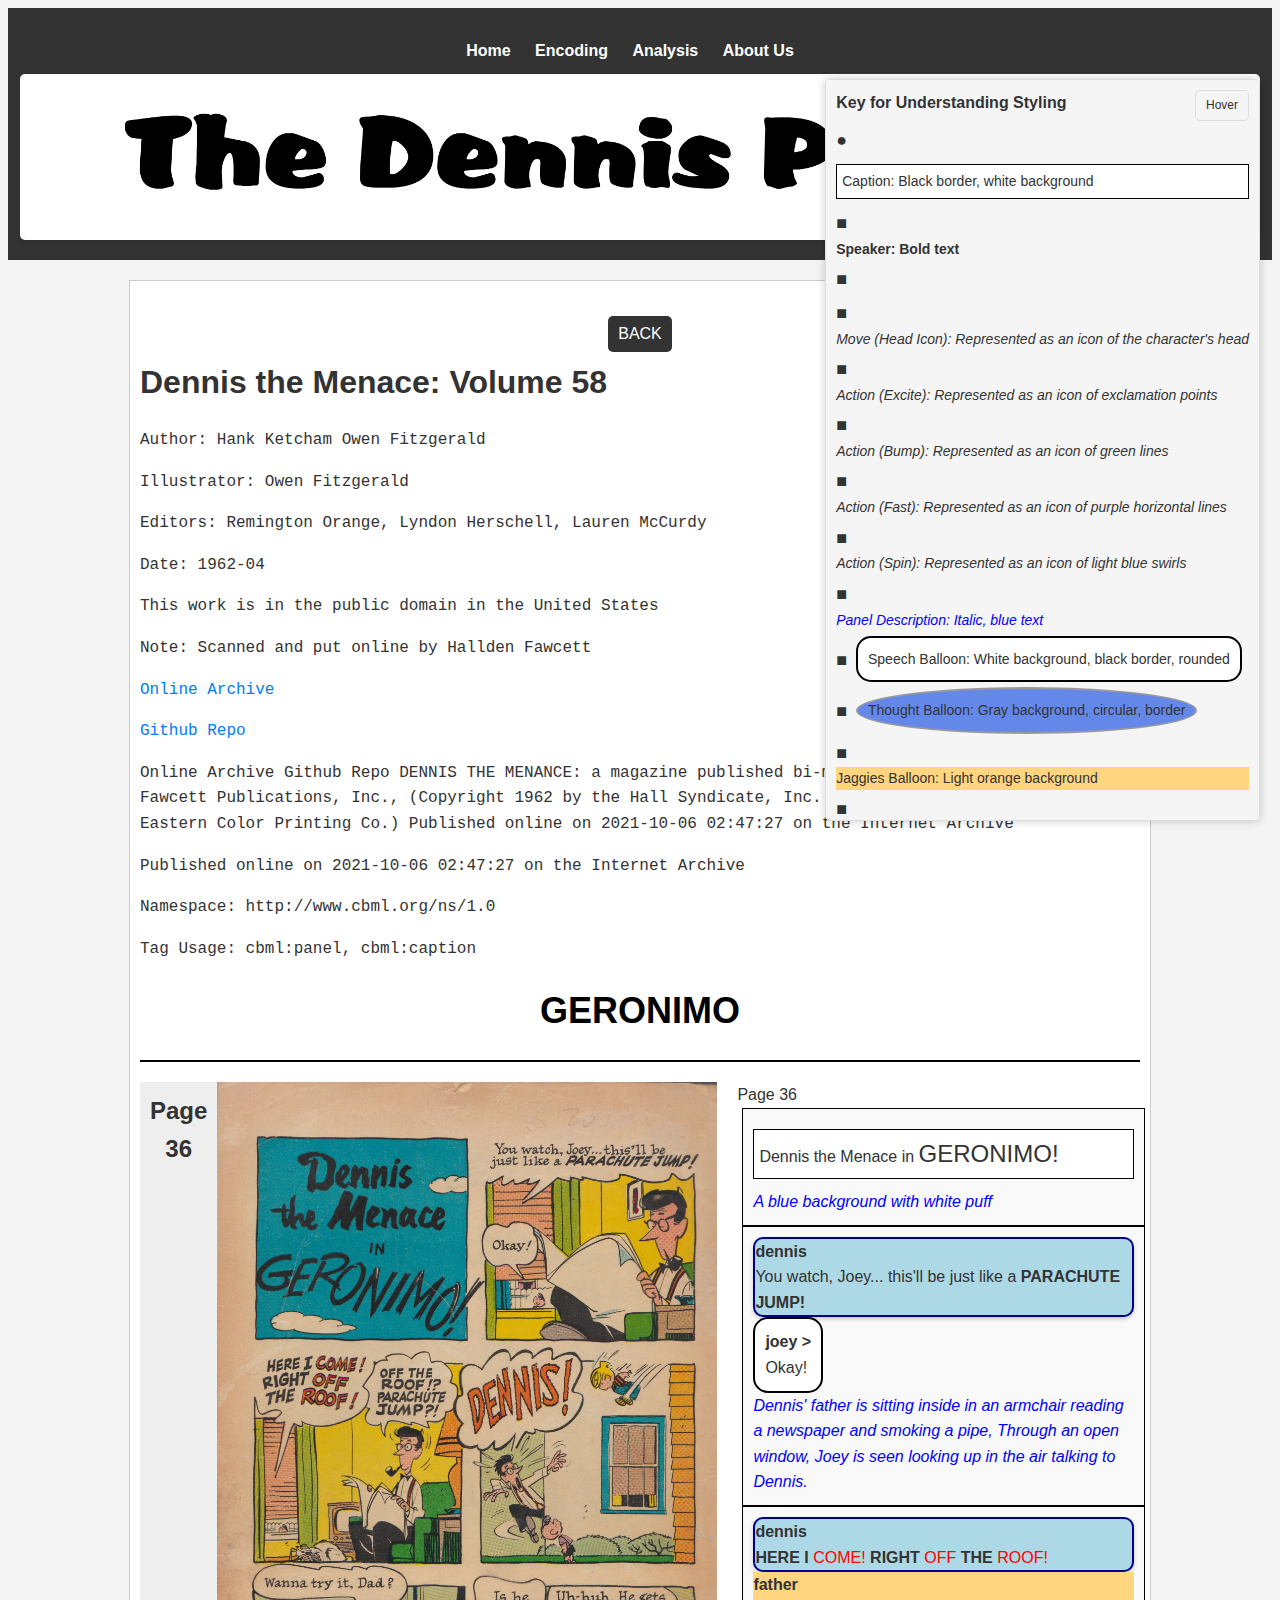
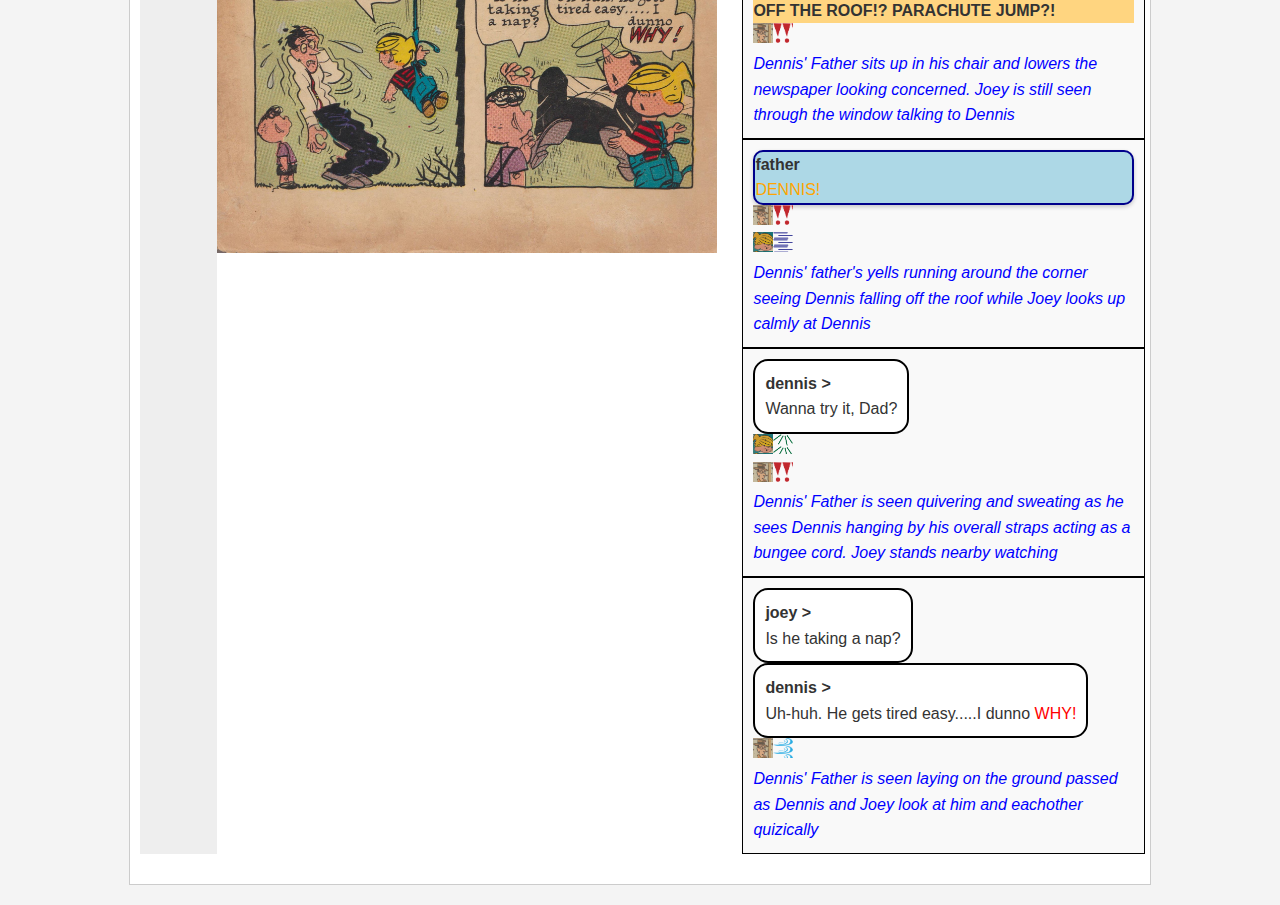
<file: docs/story7.html>
<!DOCTYPE html><html xmlns="http://www.w3.org/1999/xhtml" xmlns:cbml="http://www.cbml.org/ns/1.0">
   <head>
      <title>The Dennis Project: GERONIMO</title>
      <link rel="stylesheet" type="text/css" href="XSLT_to_HTML.css"/>
      <link rel="icon" href="favicon.ico" type="image/x-icon"/>
      <link rel="shortcut icon" href="favicon.ico" type="image/x-icon"/>
      <link rel="stylesheet" type="text/css" href="style.css" />
      <meta charset="utf-8"/>
      <meta name="viewport" content="width=device-width, initial-scale=1"/>
      
      <style>        
        .button-container {
            text-align: center;
            margin-top: 20px;
        }

        .button {
            display: inline-block;
            background-color: #333;
            color: #fff;
            padding: 5px 10px;
            text-decoration: none;
            margin: 5px;
            border-radius: 5px;
        }

        .button:hover {
            background-color: #e01d26; 
        }</style>
      
      
   </head>
   <body>
      <header>
         <nav>
            <ul class="nav-links">
               <li><a href="home.html">Home</a></li>
               <li class="dropdown">
                  <a href="code.html">Encoding</a>
                  <ul class="dropdown-menu">
                     <li><a href="story1.html">Sleigh Mates</a></li>
                     <li><a href="story2.html">Nice Going</a></li>
                     <li><a href="story3.html">Grampa Story</a></li>
                     <li><a href="story4.html">Day by Day</a></li>
                     <li><a href="story5.html">All Washingtond Up</a></li>
                     <li><a href="story6.html">Dennis Ski Menace Ski</a></li>
                     <li><a href="story7.html">Geronimo</a></li>
                  </ul>
               </li>
               <li><a href="analysis.html">Analysis</a></li>
               <li><a href="about.html">About Us</a></li>
            </ul>
         </nav>
         
         <div class="container">
            <img src="images/Logo.png" alt="The Dennis Project Logo"></img>
         </div>
      </header>
      <!-- KEY -->
      <div class="scroll-key" id="scrollKey">
         <div class="key-content">
            <h2>Key for Understanding Styling</h2>
            <ul>
               <li><span class="key-symbol">&#9679;</span> <div class="caption caption-key">Caption: Black border, white background</div></li>
               <li><span class="key-symbol">&#9632;</span> <div class="speaker speaker-key">Speaker: Bold text</div></li>
               <li><span class="key-symbol">&#9632;</span> <div class="page-title page-title-key">Page Title (2nd of type): Hidden</div></li>
               <li><span class="key-symbol">&#9632;</span> <div class="move move-key">Move (Head Icon): Represented as an icon of the character's head</div></li>
               <li><span class="key-symbol">&#9632;</span> <div class="move move-key">Action (Excite): Represented as an icon of exclamation points</div></li>
               <li><span class="key-symbol">&#9632;</span> <div class="move move-key">Action (Bump): Represented as an icon of green lines</div></li>
               <li><span class="key-symbol">&#9632;</span> <div class="move move-key">Action (Fast): Represented as an icon of purple horizontal lines </div></li>
               <li><span class="key-symbol">&#9632;</span> <div class="move move-key">Action (Spin): Represented as an icon of light blue swirls</div></li>
               <li><span class="key-symbol">&#9632;</span> <div class="note note-key">Panel Description: Italic, blue text</div></li>
               <li><span class="key-symbol">&#9632;</span> <div class="speech-balloon speech-balloon-key">Speech Balloon: White background, black border, rounded</div></li>
               <li><span class="key-symbol">&#9632;</span> <div class="thought-balloon thought-balloon-key">Thought Balloon: Gray background, circular, border</div></li>
               <li><span class="key-symbol">&#9632;</span> <div class="jaggies-balloon jaggies-balloon-key">Jaggies Balloon: Light orange background</div></li>
               <li><span class="key-symbol">&#9632;</span> <div class="jaggies-balloon bubble-balloon-key">Bubble Balloon: </div></li>
               <li><span class="key-symbol">&#9632;</span> <div class="jaggies-balloon singing-balloon-key">Singing Balloon: </div></li>
               <li><span class="key-symbol">&#9632;</span> <div class="speaker speaker-key">Emphasis Bold: Bold text</div></li>
               <li><span class="key-symbol">&#9632;</span> <div class="speaker emph-large-key">Emphasis Large: 24 px size text</div></li>
               <li><span class="key-symbol">&#9632;</span> <div class="emph emph-red-key">Emphasis Red: Red text</div></li>
               <li><span class="key-symbol">&#9632;</span> <div class="emph emph-blue-key">Emphasis Blue: Blue text</div></li>
               <li><span class="key-symbol">&#9632;</span> <div class="emph emph-orange-key">Emphasis Orange: Orange text</div></li>
            </ul>
         </div>
         <div class="key-indicator">Hover</div>
      </div>
      <div class="comic">
         <div class="button-container">
            <a class="button" href="code.html">BACK</a>
         </div>
         
         <div class="tei-header">
            <div class="file-desc">
               <div class="title-stmt">
                  <h1>
                     Dennis the Menace: Volume 58 
                     </h1>
                  <p>
                     Author: Hank Ketcham Owen Fitzgerald</p>
                  <p>
                     Illustrator: Owen Fitzgerald</p>
                  <p>
                     Editors:
                     Remington Orange, Lyndon Herschell, Lauren McCurdy</p>
               </div>
               <div class="publication-stmt">
                  <p>
                     Date:  1962-04 </p>
                  <div class="availability">
                     <p>This work is in the public domain in the United States</p>
                  </div>
               </div>
               <div class="notes-stmt">
                  <p>
                     Note: Scanned and put online by Hallden Fawcett </p>
               </div>
               <div class="source-desc">
                  <p><a href="">Online Archive</a></p>
                  <p><a href="">Github Repo</a></p>
                  <p>Online Archive Github Repo DENNIS THE MENANCE: a magazine published bi-monthly by Hallden Division of Fawcett
                     Publications, Inc., (Copyright 1962 by the Hall Syndicate, Inc. Printed in the U.S.A.,
                     by the Eastern Color Printing Co.) Published online on 2021-10-06 02:47:27 on the Internet Archive</p>
                  <p>Published online on 2021-10-06 02:47:27 on the Internet Archive</p>
               </div>
            </div>
            <div class="encoding-desc">
               <div class="tags-decl">
                  <p>
                     Namespace: http://www.cbml.org/ns/1.0</p>
                  <p>
                     Tag Usage:
                     cbml:panel, cbml:caption</p>
               </div>
            </div>
         </div>
         
              
         
         
         
         <h1 class="story-title">GERONIMO</h1> 
         
         
         <div class="page">
            <div class="figure-head-box">
               <h2 class="figure-title">Page 36</h2>
            </div>
            <div class="page-image"><img src="images/pages/Dennis-58-36.jpeg" alt="Page 36" class="comic-image" width="500" height="auto"/></div>
            <div class="panel-container">   
               
               
               Page 36
               
               
               <div class="panel-group">
                  
                  
                  
                  
                  <div class="panel">
                     <div class="panel-content">
                        <div class="caption"> 
                           Dennis the Menace in <span class="emph-large">GERONIMO!</span>
                           </div>
                        <div class="note"><em> A blue background with white puff
                              </em></div>
                     </div>
                  </div>
                  
                  
                  
                  <div class="panel">
                     <div class="panel-content">
                        <div class="bubble-balloon">
                           <div class="speaker">dennis</div>   
                           You watch, Joey... this'll be just like a <span class="emph-bold">PARACHUTE JUMP!</span>             
                           </div>
                        <div class="speech-balloon">
                           <div class="speaker">joey &gt;
                              </div>
                           Okay!
                           </div>
                        <div class="note"><em> Dennis' father is sitting inside in an armchair reading a newspaper and smoking a
                              pipe, Through an open window, Joey is seen looking up in the air talking to Dennis.
                              </em></div>
                     </div>
                  </div>
                  
                  
                  
                  <div class="panel">
                     <div class="panel-content">
                        <div class="bubble-balloon">
                           <div class="speaker">dennis</div>
                           <span class="emph-bold">HERE I</span> <span class="emph-red">COME!</span> <span class="emph-bold">RIGHT</span> <span class="emph-red">OFF</span> <span class="emph-bold">THE</span> <span class="emph-red">ROOF!</span>         
                           </div>
                        <div class="jaggies-balloon">
                           <div class="speaker">father</div>
                           <span class="emph-bold">OFF THE ROOF!? PARACHUTE JUMP?!</span>        
                           </div>
                        <div class="move"><span class="character-icon father-icon"></span><span class="action-icon excite-icon"></span></div>
                        <div class="note"><em> Dennis' Father sits up in his chair and lowers the newspaper looking concerned. Joey
                              is still seen through the window talking to Dennis  </em></div>
                     </div>
                  </div>
                  
                  
                  
                  <div class="panel">
                     <div class="panel-content">
                        <div class="bubble-balloon">
                           <div class="speaker">father</div> 
                           <span class="emph-orange">DENNIS!</span>
                           </div>
                        <div class="move"><span class="character-icon father-icon"></span><span class="action-icon excite-icon"></span></div>
                        <div class="move"><span class="character-icon dennis-icon"></span><span class="action-icon fast-icon"></span></div>
                        <div class="note"><em> Dennis' father's yells running around the corner seeing Dennis falling off the roof
                              while Joey looks up calmly at Dennis
                              </em></div>
                     </div>
                  </div> 
                  
                  
                  <div class="panel">
                     <div class="panel-content">
                        <div class="speech-balloon">
                           <div class="speaker">dennis &gt;
                              </div> 
                           Wanna try it, Dad?
                           </div>
                        <div class="move"><span class="character-icon dennis-icon"></span><span class="action-icon bump-icon"></span></div>
                        <div class="move"><span class="character-icon father-icon"></span><span class="action-icon excite-icon"></span></div>
                        <div class="note"><em> Dennis' Father is seen quivering and sweating as he sees Dennis hanging by his overall
                              straps acting as a bungee cord. Joey stands nearby watching
                              </em></div>
                     </div>
                  </div> 
                  
                  
                  <div class="panel">
                     <div class="panel-content">
                        <div class="speech-balloon">
                           <div class="speaker">joey &gt;
                              </div> 
                           Is he taking a nap?
                           </div>
                        <div class="speech-balloon">
                           <div class="speaker">dennis &gt;
                              </div> 
                           Uh-huh. He gets tired easy.....I dunno <span class="emph-red">WHY!</span>
                           </div>
                        <div class="move"><span class="character-icon father-icon"></span><span class="action-icon spin-icon"></span></div>
                        <div class="note"><em> Dennis' Father is seen laying on the ground passed as Dennis and Joey look at him
                              and eachother quizically
                              </em></div>
                     </div>
                  </div> 
                  
                  
                  </div>
                   
               </div>
         </div>
         
         
         
         </div>
      <script src="key.js"></script>
   </body>
</html>
</file>
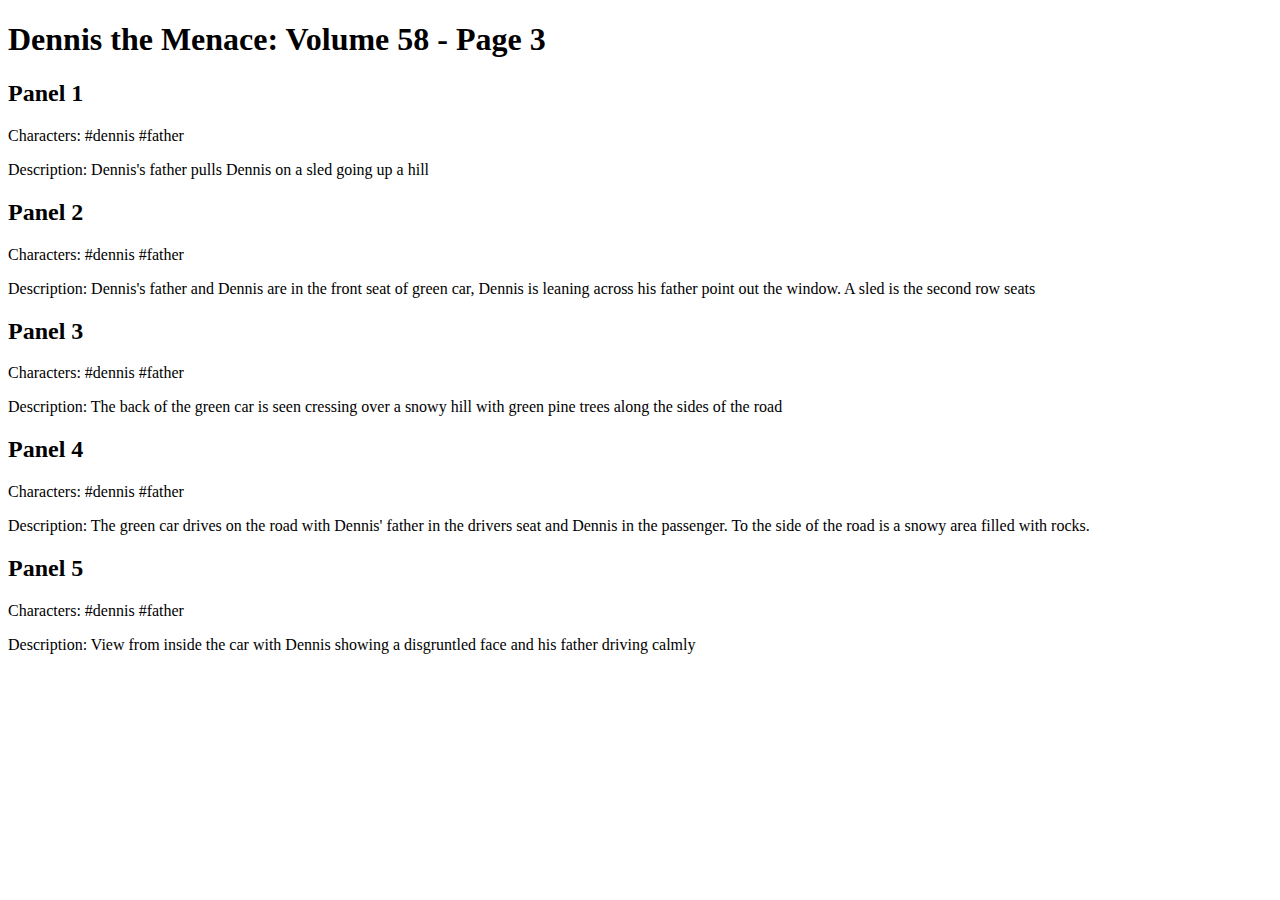
<file: Encoding/Pages/Pages_Organized/Page3/mileston3_XSLT.html>
<!DOCTYPE html><html xmlns="http://www.w3.org/1999/xhtml">
   <head>
      <title>Dennis the Menace</title>
   </head>
   <body>
      <h1>Dennis the Menace: Volume 58 - Page 3</h1>
      <div>
         <h2>Panel 1</h2>
         <p>Characters: #dennis #father</p>
         <p>Description: Dennis's father pulls Dennis on a sled going up a hill</p>
      </div>
      <div>
         <h2>Panel 2</h2>
         <p>Characters: #dennis #father</p>
         <p>Description: Dennis's father and Dennis are in the front seat of green car, Dennis is leaning across
            his father point out the window. A sled is the second row seats</p>
      </div>
      <div>
         <h2>Panel 3</h2>
         <p>Characters: #dennis #father</p>
         <p>Description: The back of the green car is seen cressing over a snowy hill with green pine trees
            along the sides of the road</p>
      </div>
      <div>
         <h2>Panel 4</h2>
         <p>Characters: #dennis #father</p>
         <p>Description: The green car drives on the road with Dennis' father in the drivers seat and Dennis
            in the passenger. To the side of the road is a snowy area filled with rocks.</p>
      </div>
      <div>
         <h2>Panel 5</h2>
         <p>Characters: #dennis #father</p>
         <p>Description: View from inside the car with Dennis showing a disgruntled face and his father driving
            calmly</p>
      </div>
   </body>
</html>
</file>
<file: docs/XSLT_to_HTML.css>
body {
  font-family: 'Courier New', cursive, sans-serif;
  background-color: lightgrey;
}

.container {
    max-width: 1200px;
    margin: 0 auto;
    padding: 20px;
    background-color: #fff;
    border-radius: 5px;
    box-shadow: 0 2px 4px rgba(0, 0, 0, 0.1);
    text-align: center; /* Optional, to center the image horizontally */
}

/* Style the image to fit within the container */
.container img {
    max-width: 100%;
    height: auto; /* Maintain the image's aspect ratio */
}


/* Style the header */
header {
  background-color: #333;
  color: #fff;
  padding: 20px 0;
  text-align: center;
}

nav {
  background-color: #333;
  color: #fff;
  padding: 10px 0;
  text-align: center;
}

nav ul {
  list-style: none;
  padding: 0;
  margin: 0;
}

nav ul li {
  display: inline;
  margin-right: 20px;
  position: relative; /* Added for dropdown */
}

nav a {
  text-decoration: none;
  color: #fff;
  font-weight: bold;
  transition: color 0.3s;
}

nav a:hover {
  color: #e01d26; /* Change color on hover */
}

/* Style the dropdown menu */
.nav-links ul {
  list-style: none;
  padding: 0;
  margin: 0;
  display: none;
  position: absolute;
  top: 100%;
  left: 0;
  background-color: #333; /* Dropdown background color */
}

.nav-links ul li {
  display: block;
  margin: 0; /* Reset margin for list items */
}

.nav-links ul li a {
  color: #fff;
  text-decoration: none;
  padding: 10px 20px; /* Adjust padding for dropdown items */
  display: block;
  transition: background-color 0.3s; /* Add transition for background color */
}

.nav-links ul li a:hover {
  background-color: #444; /* Change background color on hover */
}

.dropdown:hover .dropdown-menu {
    display: block;
    position: absolute;
    background-color: #333; /* Dropdown background color */
}

.dropdown-menu {
    display: none;
    list-style: none;
    padding: 0;
    margin: 0;
    position: absolute;
    top: 100%;
    left: 0;
    background-color: #333; /* Dropdown background color */
}

.dropdown-menu li {
    display: block;
}

.dropdown-menu a {
    color: #fff;
    text-decoration: none;
    padding: 10px 20px; /* Adjust padding for dropdown items */
    display: block;
    transition: background-color 0.3s; /* Add transition for background color */
}

.dropdown-menu a:hover {
    background-color: #444; /* Change background color on hover */
}

.story-title {
  font-size: 36px;
  font-weight: bold;
  margin: 20px 0;
  color: #000;
  text-align: center;
}

.comic {
  margin: 20px auto;
  width: 1000px;
  background-color: #fff;
  border: 1px solid #ccc;
  padding: 10px;
}

.page {
  margin: 20px 0;
  border-top: 2px solid #000;
  padding-top: 20px;
  display: flex;
  flex-direction: row;
  background-color: #fff;
}

.page-image {
  flex: 1;
  max-width: 200px;
  height: auto;
  margin-right: 20px;
}

.panel-container {
  margin-left: 300px;
  display: flex;
  flex-wrap: wrap;
  justify-content: space-between;
  background-color: #fff;
}

.panel {
  flex: 0 0 calc(50% - 12px);
  margin: 0 5px;
  padding: 10px;
  width: 100%;
  box-sizing: border-box;
  border: 1px solid #000;
  background-color: #f9f9f9;
}

.caption {
    border: 1px solid black;
    padding: 5px;
    margin: 10px 0;
    background-color: white;
}

.balloon {
  margin: 5px 0;
  padding: 5px;
  border: 1px solid #000;
  background-color: #ffffcc;
  font-family: 'Arial', cursive, sans-serif;
}

.balloon.rend-jaggies {
  background-color: #ffcccc;
}

.balloon.rend-default {
  background-color: #ccebff;
}

.balloon.rend-bubble {
  background-color: lightgrey;
}

.balloon.rend-thought {
  background-color: #add8e6;
}

.speaker {
  font-weight: bold;
}

.page-title:nth-of-type(2) {
  display: none;
}

.move {
  font-style: italic;
}

.emph {
  font-weight: bold;
  color: #ff0000;
  font-size: 110%;
}

.note {
  font-style: italic;
  color: #0000ff;
}


/* Style for the banner div */
.floating-text {
  background-color: #FFA500; /* Orange background color */
  padding: 10px; /* Adjust padding as needed */
  text-align: center; /* Center the content */
}

/* Style for the tone paragraph */
.tone {
  font-size: 18px; /* Adjust font size as needed */
  margin: 10px 0; /* Adjust margins as needed */
}

/* Style for the strong element inside head */
.head strong {
  font-weight: bold;
}

/* Style for the emphasized text */
em {
  font-style: italic;
}

/* Style for the line break */
br {
  clear: both; /* Clear floating elements if any */
}

.figure-head-box {
  text-align: center;
  background-color: #eee;
  padding: 10px;
}

.figure-head-box .figure-title {
  font-family: 'Arial', cursive, sans-serif;
  font-size: 24px;
  font-weight: bold;
}

.move-icon {
  width: 16px;
  height: 16px;
  margin-right: 5px;
  display: inline-block;
}

.character-icon {
  width: 20px;
  height: 20px;
  background-size: contain;
  display: inline-block;
}

.character-icon.dennis-icon {
  background-image: url('images/icons/characters/dennis.png');
}

.character-icon.father-icon {
  background-image: url('images/icons/characters/father.png');
}

.character-icon.mother-icon {
  background-image: url('images/icons/characters/mother.png');
}

.character-icon.tommy-icon {
  background-image: url('images/icons/characters/tommy.png');
}

.character-icon.wilson-icon {
  background-image: url('images/icons/characters/wilson.png');
}

.character-icon.anonMan-icon {
  background-image: url('images/icons/characters/anonMan.png');
}

.character-icon.anonWoman-icon {
  background-image: url('images/icons/characters/anonWoman.png');
}

.character-icon.clerk-icon {
  background-image: url('images/icons/characters/clerk.png');
}

.character-icon.joey-icon {
  background-image: url('images/icons/characters/joey.png');
}

.character-icon.mailman-icon {
  background-image: url('images/icons/characters/mailman.png');
}

.character-icon.fisherman-icon {
  background-image: url('images/icons/characters/fisherman.png');
}

.character-icon.grandpa-icon {
  background-image: url('images/icons/characters/grandpa.png');
}

.character-icon.granma-icon {
  background-image: url('images/icons/characters/granma.png');
}

.character-icon.child1-icon {
  background-image: url('images/icons/characters/child1.png');
}

.character-icon.child2-icon {
  background-image: url('images/icons/characters/child2.png');
}

.character-icon.martha-icon {
  background-image: url('images/icons/characters/martha.png');
}

.action-icon.excite-icon {
  background-image: url('images/icons/move/excite.png');
  width: 20px;
  height: 20px;
  background-size: contain;
  display: inline-block;
}

.action-icon.small-icon {
  background-image: url('images/icons/move/small.png');
  width: 20px;
  height: 20px;
  background-size: contain;
  display: inline-block;
}

.action-icon.fast-icon {
  background-image: url('images/icons/move/fast.png');
  width: 20px;
  height: 20px;
  background-size: contain;
  display: inline-block;
}

.action-icon.bump-icon {
  background-image: url('images/icons/move/bump.png');
  width: 20px;
  height: 20px;
  background-size: contain;
  display: inline-block;
}

.action-icon.spin-icon {
  background-image: url('images/icons/move/spin.png');
  width: 20px;
  height: 20px;
  background-size: contain;
  display: inline-block;
}

.speech-balloon {
  background-color: #fff;
  border: 2px solid #000;
  border-radius: 15px;
  padding: 10px;
  display: inline-block;
}

.thought-balloon {
  background-color: #6488ea;
  border: 2px solid #999;
  border-radius: 50%;
  padding: 10px;
  display: inline-block;
}

.singing-balloon {
  background-color: #ffcc00;
  border: 2px dashed #ff6600;
  border-radius: 0;
  padding: 10px;
  display: inline-block;
}

.jaggies-balloon {
  background-color: #FFD580;
}

.bubble-balloon {
  background-color: lightblue;
  border-radius: 10px; 
  border: 2px solid darkblue; 
  box-shadow: 0 2px 4px rgba(0, 0, 0, 0.2); 
}

.emph-bold {
  font-weight: bold;
}

.emph-red {
  color: red;
}

.emph-uppercase {
  text-transform: uppercase;
}

.emph-large {
  font-size: 24px;
}

.emph-jaggies {
  text-shadow: 2px 2px 3px red;
}

.emph-blue {
  color: blue;
}

.emph-orange {
  color: orange;
}


.scroll-key {
    position: fixed;
    top: 50%;
    right: 20px;
    transform: translateY(-50%);
    background-color: #f5f5f5;
    border: 1px solid #ddd;
    border-radius: 5px;
    padding: 10px;
    box-shadow: 0 0 10px rgba(0, 0, 0, 0.2);
    max-height: 80vh; /* Set a maximum height for scrolling */
    overflow-y: auto; /* Enable vertical scrolling when content exceeds the height */
}

/* Add this CSS to your existing styles.css file */

/* Key styles */
.key-content {
    text-align: left;
}

.key-content h2 {
    font-size: 16px;
    margin: 0 0 10px;
}

.key-content ul {
    list-style: none;
    padding: 0;
    margin: 0;
}

.key-content li {
    font-size: 14px;
    margin-bottom: 5px;
    position: relative;
}

.key-symbol {
    font-size: 18px;
    margin-right: 5px;
    vertical-align: middle;
}

/* Key indicator styles */
.key-indicator {
    position: absolute;
    top: 10px;
    right: 10px;
    background-color: #f5f5f5;
    border: 1px solid #ddd;
    border-radius: 5px;
    padding: 5px 10px;
    font-size: 12px;
    opacity: 1;
    transition: opacity 0.3s ease-in-out;
}

/* Specific styles for each key description */
.caption-key {
    /* Caption: Black border, white background */
    border: 1px solid black;
    padding: 5px;
    margin: 10px 0;
    background-color: white;
}

.balloon-key {
    /* Balloon: Yellow background, black border */
    margin: 5px 0;
    padding: 5px;
    border: 1px solid #000;
    background-color: #ffffcc;
    font-family: 'Arial', cursive, sans-serif;
}

.balloon-jaggies-key {
    
    background-color: #FFD580;
}

.balloon-default-key {
    
    background-color: white;
}

.balloon-bubble-key {
    /* Balloon (Bubble Rendition): Light blue background */
    background-color: #ccebff;
}

.balloon-thought-key {
    /* Balloon (Thought Rendition): Light blue background */
    background-color: #add8e6;
}

.speaker-key {
    /* Speaker: Bold text */
    font-weight: bold;
}

.page-title-key {
    /* Page Title (2nd of type): Hidden */
    display: none;
}

.move-key {
    /* Move: Italic text */
    font-style: italic;
}

.note-key {
    /* Note: Italic, blue text */
    font-style: italic;
    color: #0000ff;
}

.floating-text-key {
    /* Floating Text: Gray background, italic, bold, 16px font size */
    background-color: #f0f0f0;
    padding: 5px;
    font-style: italic;
    font-weight: bold;
    font-size: 16px;
}

.figure-head-box-key {
    /* Figure Head Box: Centered, light gray background, 10px padding */
    text-align: center;
    background-color: #eee;
    padding: 10px;
}

.figure-title-key {
    /* Figure Title: Arial font, 24px, bold */
    font-family: 'Arial', cursive, sans-serif;
    font-size: 24px;
    font-weight: bold;
}

.move-icon-key {
    /* Move Icon: 16px x 16px, inline-block */
    width: 16px;
    height: 16px;
    margin-right: 5px;
    display: inline-block;
}

.character-icon-key {
    /* Character Icon: 20px x 20px, background image */
    width: 20px;
    height: 20px;
    background-size: contain;
    display: inline-block;
}

.action-icon-key {
    /* Action Icons: 20px x 20px, background image */
    width: 20px;
    height: 20px;
    background-size: contain;
    display: inline-block;
}

.speech-balloon {
    /* Speech Balloon: White background, black border, rounded */
    background-color: #fff;
    border: 2px solid #000;
    border-radius: 15px;
    padding: 10px;
    display: inline-block;
}

.thought-balloon-key {
    /* Thought Balloon: Gray background, circular, border */
    background-color:  #6488ea;
    border: 2px solid #999;
    border-radius: 50%;
    padding: 10px;
    display: inline-block;
}

.singing-balloon-key {
    /* Singing Balloon: Yellow background, dashed border */
    background-color: #ffcc00;
    border: 2px dashed #ff6600;
    border-radius: 0;
    padding: 10px;
    display: inline-block;
}

.emph-red-key {
    /* Emphasis Red: Red text */
    color: red;
}

.emph-bold-key {
    
    font-weight: bold;
}

.emph-uppercase-key {
    /* Emphasis Uppercase: Uppercase text */
    text-transform: uppercase;
}

.emph-large-key {
    /* Emphasis Large: 24px font size */
    font-size: 24px;
}

.emph-jaggies-key {
    /* Emphasis Jaggies: Text shadow, red */
    text-shadow: 2px 2px 3px red;
}

.emph-blue-key {
    /* Emphasis Blue: Blue text */
    color: blue;
}

.emph-orange-key {
    /* Emphasis Orange: Orange text */
    color: orange;
  }  
    
  .speech-balloon-key {
  background-color: #fff;
  border: 2px solid #000;
  border-radius: 15px;
  padding: 10px;
  display: inline-block;
}

.thought-balloon-key {
  background-color: #6488ea;
  border: 2px solid #999;
  border-radius: 50%;
  padding: 10px;
  display: inline-block;
}

.singing-balloon-key {
  background-color: #ffcc00;
  border: 2px dashed #ff6600;
  border-radius: 0;
  padding: 10px;
  display: inline-block;
}

.jaggies-balloon-key {
  background-color: #FFD580;
}

.bubble-balloon-key {
  background-color: lightblue;
  border-radius: 10px; 
  border: 2px solid darkblue; 
  box-shadow: 0 2px 4px rgba(0, 0, 0, 0.2); 
}
}
</file>
<file: docs/style.css>
.front-cover, .back-cover {
    display: inline-block;
    text-align: center;
    width: 45%; /* Set the width to 50% to make them appear side by side */
}

.front-cover img, .back-cover img {
    max-width: 100%;
    height: auto;
    display: block;
    margin-left: auto;
    margin-right: auto;
}


p {
    font-family: "Courier New", sans-serif;
}


/* Reset some default styles */

h1,
h2,
h3,
ul,
li {
  margin: 0;
  padding: 0;
}

/* Set a background color */
body {
  background-color: #f4f4f4;
  font-family: Arial, sans-serif;
  line-height: 1.6;
  color: #333;
  
}

/* Add a container to center content */
/* Style the container */
.container {
    max-width: 1200px;
    margin: 0 auto;
    padding: 20px;
    background-color: #fff;
    border-radius: 5px;
    box-shadow: 0 2px 4px rgba(0, 0, 0, 0.1);
    text-align: center; /* Optional, to center the image horizontally */
}

/* Style the image to fit within the container */
.container img {
    max-width: 100%;
    height: auto; /* Maintain the image's aspect ratio */
}


/* Style the header */
header {
  background-color: #333;
  color: #fff;
  padding: 20px 0;
  text-align: center;
}

nav {
  background-color: #333;
  color: #fff;
  padding: 10px 0;
  text-align: center;
}

nav ul {
  list-style: none;
  padding: 0;
  margin: 0;
}

nav ul li {
  display: inline;
  margin-right: 20px;
  position: relative; /* Added for dropdown */
}

nav a {
  text-decoration: none;
  color: #fff;
  font-weight: bold;
  transition: color 0.3s;
}

nav a:hover {
  color: #e01d26; /* Change color on hover */
}

/* Style the dropdown menu */
.nav-links ul {
  list-style: none;
  padding: 0;
  margin: 0;
  display: none;
  position: absolute;
  top: 100%;
  left: 0;
  background-color: #333; /* Dropdown background color */
}

.nav-links ul li {
  display: block;
  margin: 0; /* Reset margin for list items */
}

.nav-links ul li a {
  color: #fff;
  text-decoration: none;
  padding: 10px 20px; /* Adjust padding for dropdown items */
  display: block;
  transition: background-color 0.3s; /* Add transition for background color */
}

.nav-links ul li a:hover {
  background-color: #444; /* Change background color on hover */
}

.dropdown:hover .dropdown-menu {
    display: block;
    position: absolute;
    background-color: #333; /* Dropdown background color */
}

.dropdown-menu {
    display: none;
    list-style: none;
    padding: 0;
    margin: 0;
    position: absolute;
    top: 100%;
    left: 0;
    background-color: #333; /* Dropdown background color */
}

.dropdown-menu li {
    display: block;
}

.dropdown-menu a {
    color: #fff;
    text-decoration: none;
    padding: 10px 20px; /* Adjust padding for dropdown items */
    display: block;
    transition: background-color 0.3s; /* Add transition for background color */
}

.dropdown-menu a:hover {
    background-color: #444; /* Change background color on hover */
}

/* Style headings */
h1,
h2,
h3 {
  font-family: "Roboto", sans-serif;
  margin-bottom: 20px;
  color: #333;
}

/* Style links */
a {
  color: #007bff;
  text-decoration: none;
}

a:hover {
  text-decoration: underline;
}

/* Style buttons */
.button {
  display: inline-block;
  padding: 10px 20px;
  background-color: #007bff;
  color: #fff;
  border: none;
  border-radius: 5px;
  cursor: pointer;
  transition: background-color 0.3s ease;
}

.button:hover {
  background-color: #0056b3;
}

/* Footer styles */
footer {
  background-color: #333;
  color: #fff;
  padding: 20px 0;
  text-align: center;
}

/* Responsive styles */
@media (max-width: 768px) {
  header {
    padding: 10px 0;
  }

  nav ul {
    text-align: center;
    margin-top: 10px;
  }

  nav ul li {
    display: block;
    margin: 10px 0;
  }
}


.writing-section {
            padding: 20px;
            background-color: #f2c64a; /* Yellow background color */
            margin-bottom: 20px;
            border: 2px solid #e84a5f; /* Red border */
            border-radius: 10px;
            font-family: "Comic Sans MS", cursive; /* Comic Sans MS font */
            color: #2b2b2b; /* Dark text color */
        }

        /* Style h2 headings inside writing-section divs */
        .writing-section h2 {
            font-size: 24px;
            margin-top: 0;
            color: #45b6d6; /* Red heading color */
        }

        /* Style links inside p elements */
        .writing-section p a {
            color: #007bff;
            text-decoration: none;
        }

        /* Style pre elements for code snippets */
        .writing-section pre {
            background-color: #ffffff; /* White background for code */
            padding: 10px;
            overflow: auto;
            white-space: pre-wrap;
            border: 2px solid #e84a5f; /* Red border for code */
            border-radius: 5px;
        }

        /* Style images inside writing-section divs */
        .writing-section img {
            max-width: 100%;
            height: auto;
            display: block;
            margin-top: 10px;
        }

        /* Style h3 headings for "The Issues" sections */
        .writing-section h3 {
            font-size: 18px;
            margin-top: 20px;
            color: grey; /* Red heading color */
        }
        
pre {
    background-color: #333; /* Background color */
    color: black; /* Text color */
    padding: 10px; /* Padding around the code block */
    border-radius: 5px; /* Rounded corners */
    font-family: "Courier New", monospace; /* Font family for code */
    font-size: 14px; /* Font size */
    overflow: auto; /* Add a scrollbar if code overflows */
    white-space: pre-wrap; /* Wrap long lines */
    text-align: left; /* Left-align text within the pre element */
    max-height: 300px;
}


/* About Us */
.team-section {
  padding: 50px 0;
  text-align: center;
}

.team-member {
  display: inline-block;
  width: 300px;
  margin: 20px;
}

.team-member img {
  height: auto;
  border: 2px solid #e84a5f; /* Red border */
  border-radius: 50%; /* Rounded corners (for circular profile pictures) */
  display: flex;
  flex-direction: row;
  justify-content: space-between;
  width: 300px;
  margin-left: auto;
margin-right: auto;
  
}
  

.team-member h3 {
  font-size: 20px;
  margin-top: 10px;
  margin-bottom: 5px;
}

.team-member p {
  font-size: 14px;
  line-height: 1.5;
}
</file>
